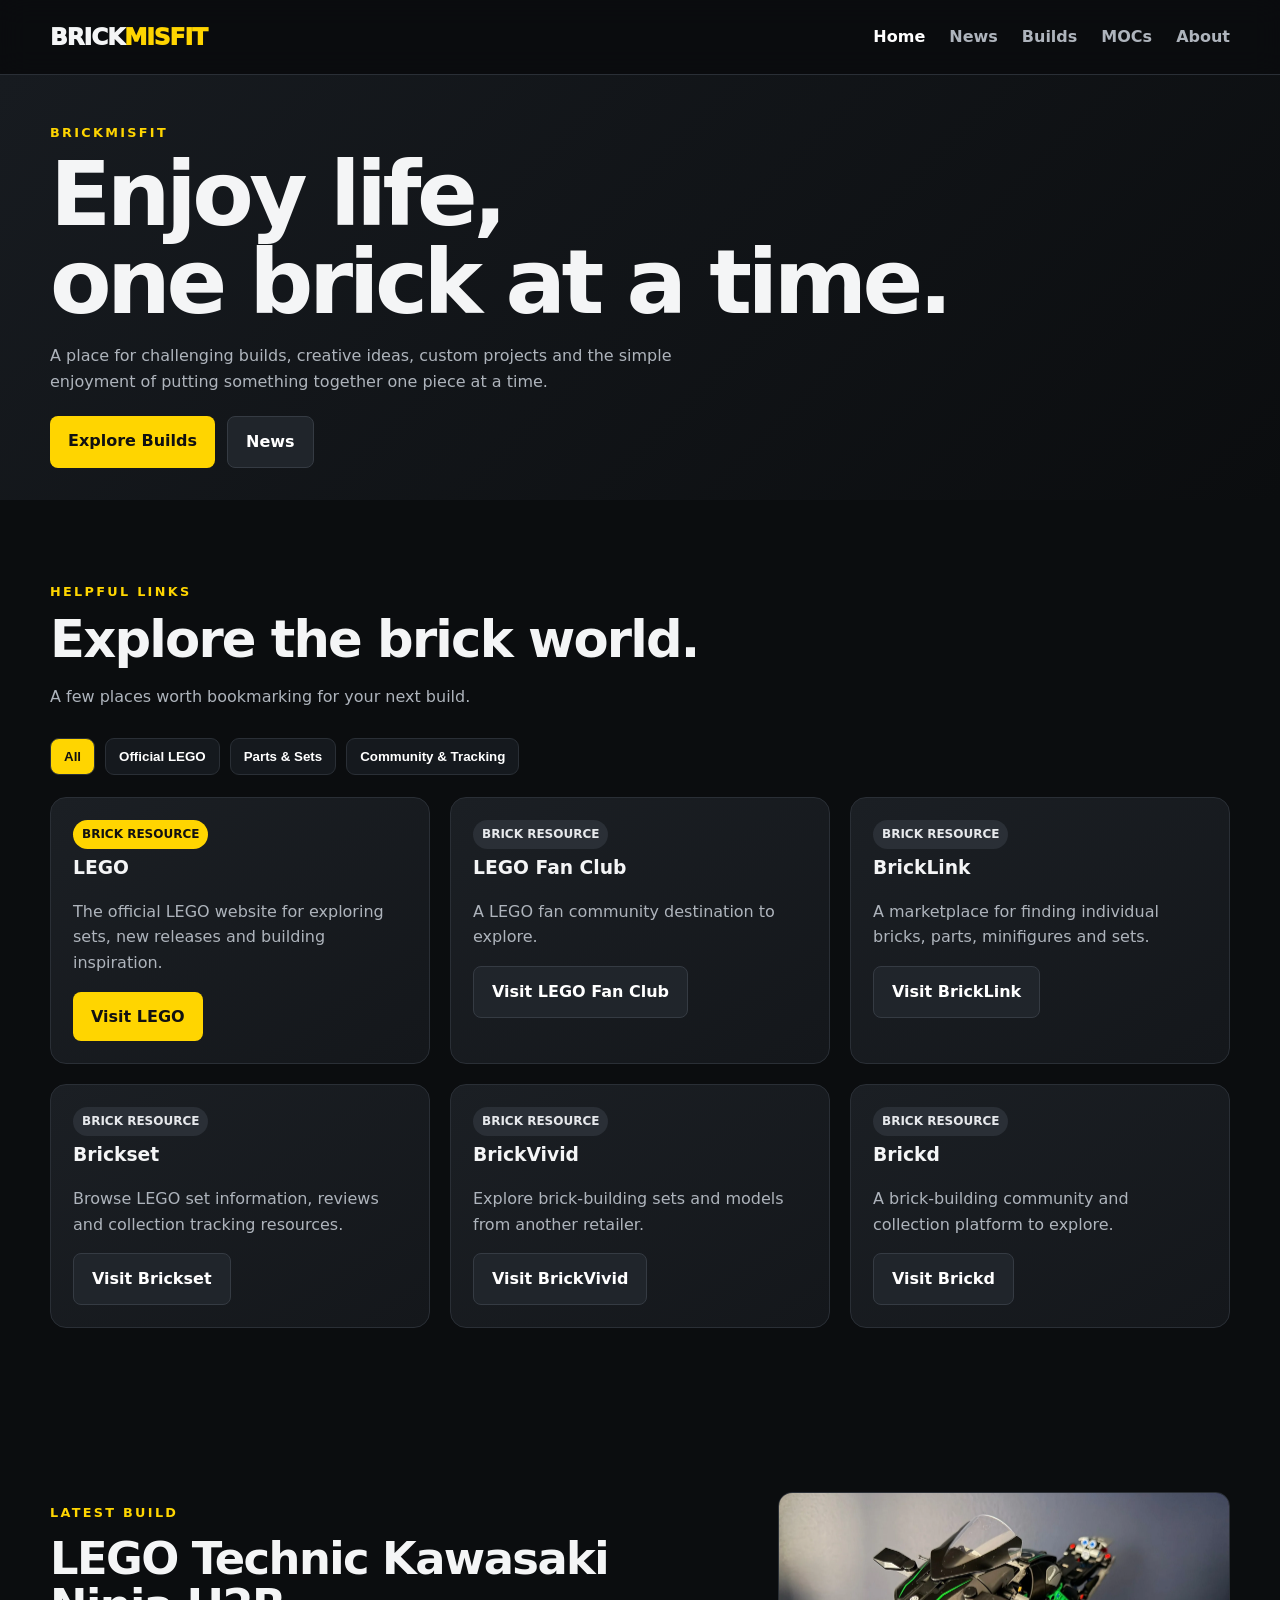
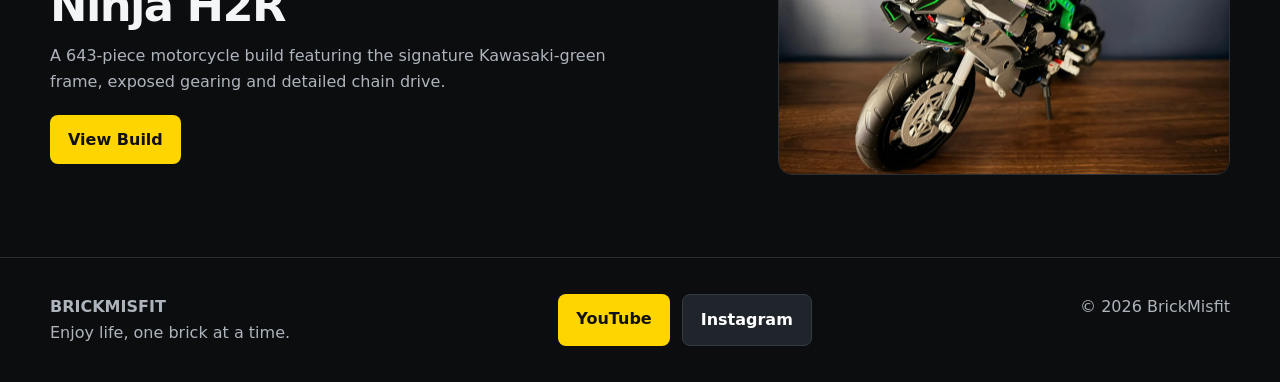
<file: index.html>
<!doctype html><html lang="en"><head><meta charset="utf-8"><meta name="viewport" content="width=device-width,initial-scale=1"><meta name="description" content="BrickMisfit - LEGO builds, MOCs, collection and relaxing build content."><title>Home | BrickMisfit</title><link rel="stylesheet" href="css/style.css"><link rel="stylesheet" href="css/helpful-links.css"><style>/* Compact homepage hero to align with the News page */
.home-compact-hero{padding:48px 0 32px;min-height:0}
.home-compact-hero h1{margin-top:8px;margin-bottom:14px}
.home-compact-hero .actions{margin-top:22px}
@media(max-width:700px){.home-compact-hero{padding:42px 0 30px}}
</style></head><body>
<header><div class="container nav"><a class="brand" href="index.html">BRICK<span>MISFIT</span></a><button class="menu" aria-label="Menu">☰</button><nav><a href="index.html" class="active">Home</a><a href="news.html">News</a><a href="builds.html">Builds</a><!-- BRICKMISFIT_RESOURCES_NAV_DISABLED <a href="resources.html">Resources</a> --><a href="mocs.html">MOCs</a><!-- BRICKMISFIT_COLLECTION_DISABLED <a href="collection.html">Collection</a> --><a href="about.html">About</a></nav></div></header>

<main>
<section class="page-hero home-compact-hero"><div class="container"><div class="eyebrow">BRICKMISFIT</div><h1>Enjoy life,<br>one brick at a time.</h1><p>A place for challenging builds, creative ideas, custom projects and the simple enjoyment of putting something together one piece at a time.</p><div class="actions home-actions"><a class="btn" href="builds.html">Explore Builds</a><a class="btn secondary" href="news.html">News</a><!-- BRICKMISFIT_COLLECTION_DISABLED <a class="btn secondary" href="resources.html">Resources</a><!-- BRICKMISFIT_COLLECTION_DISABLED <a class="btn secondary" href="collection.html">View Collection</a> --></div></div></section>
<section><div class="container"><div class="section-head" style="display:block"><div class="eyebrow">Helpful Links</div><h2>Explore the brick world.</h2><p>A few places worth bookmarking for your next build.</p></div><div class="filters helpful-filters" role="group" aria-label="Filter helpful links">
<button type="button" class="filter active" data-helpful-filter="All" aria-pressed="true">All</button>
<button type="button" class="filter" data-helpful-filter="Official LEGO" aria-pressed="false">Official LEGO</button>
<button type="button" class="filter" data-helpful-filter="Parts &amp; Sets" aria-pressed="false">Parts &amp; Sets</button>
<button type="button" class="filter" data-helpful-filter="Community &amp; Tracking" aria-pressed="false">Community &amp; Tracking</button>
</div><div class="grid" id="helpfulLinksGrid">
<article class="card" data-helpful-category="Official LEGO"><div class="card-body"><span class="pill yellow">BRICK RESOURCE</span><h3>LEGO</h3><p>The official LEGO website for exploring sets, new releases and building inspiration.</p><a class="btn" href="https://lego.com" target="_blank" rel="noopener noreferrer">Visit LEGO</a></div></article>
<article class="card" data-helpful-category="Community &amp; Tracking"><div class="card-body"><span class="pill">BRICK RESOURCE</span><h3>LEGO Fan Club</h3><p>A LEGO fan community destination to explore.</p><a class="btn secondary" href="https://fancolab.lego.com/" target="_blank" rel="noopener noreferrer">Visit LEGO Fan Club</a></div></article>
<article class="card" data-helpful-category="Parts &amp; Sets"><div class="card-body"><span class="pill">BRICK RESOURCE</span><h3>BrickLink</h3><p>A marketplace for finding individual bricks, parts, minifigures and sets.</p><a class="btn secondary" href="https://www.bricklink.com/" target="_blank" rel="noopener noreferrer">Visit BrickLink</a></div></article>
<article class="card" data-helpful-category="Community &amp; Tracking"><div class="card-body"><span class="pill">BRICK RESOURCE</span><h3>Brickset</h3><p>Browse LEGO set information, reviews and collection tracking resources.</p><a class="btn secondary" href="https://brickset.com/" target="_blank" rel="noopener noreferrer">Visit Brickset</a></div></article>
<article class="card" data-helpful-category="Parts &amp; Sets"><div class="card-body"><span class="pill">BRICK RESOURCE</span><h3>BrickVivid</h3><p>Explore brick-building sets and models from another retailer.</p><a class="btn secondary" href="https://brickvivid.com/" target="_blank" rel="noopener noreferrer">Visit BrickVivid</a></div></article>
<article class="card" data-helpful-category="Community &amp; Tracking"><div class="card-body"><span class="pill">BRICK RESOURCE</span><h3>Brickd</h3><p>A brick-building community and collection platform to explore.</p><a class="btn secondary" href="https://getbrickd.com/" target="_blank" rel="noopener noreferrer">Visit Brickd</a></div></article>
</div></div></section>
<section><div class="container"><div class="home-latest-layout"><div class="home-latest-copy"><div class="eyebrow">Latest Build</div><h2>LEGO Technic Kawasaki Ninja H2R</h2><p>A 643-piece motorcycle build featuring the signature Kawasaki-green frame, exposed gearing and detailed chain drive.</p><a class="btn" href="builds/lego-kawasaki-ninja-h2r.html">View Build</a></div><a class="home-latest-photo" href="builds/lego-kawasaki-ninja-h2r.html" aria-label="View LEGO Technic Kawasaki Ninja H2R build"><img src="images/builds/kawasaki-ninja-h2r/final-hero.webp" alt="Completed LEGO Technic Kawasaki Ninja H2R"></a></div></div></section>
<!-- BRICKMISFIT_BUILT_FOR_BUILDERS_DISABLED
<section><div class="container"><div class="section-head home-stacked"><div><div class="eyebrow">BrickMisfit</div><h2>Built for builders.</h2></div><p>From large display sets to custom MOCs, BrickMisfit is about enjoying the process as much as the finished build.</p></div>
<div class="grid"><article class="card"><div class="card-media"><div class="brick-icon">🧱</div></div><div class="card-body"><span class="pill yellow">MISFIT BUILDS</span><h3>Builds</h3><p>Follow sets from the first bag to the final reveal, including progress, thoughts and the details that make each build memorable.</p><a href="builds.html">Explore builds</a></div></article>
<article class="card"><div class="card-media"><div class="brick-icon">🎬</div></div><div class="card-body"><span class="pill">BRICK NEWS</span><h3>Latest News</h3><p>LEGO announcements, set reveals, releases and community updates, all in one place.</p><a href="news.html">Explore news</a></div></article>
<article class="card"><div class="card-media"><div class="brick-icon">🚀</div></div><div class="card-body"><span class="pill">MISFIT MOCs</span><h3>Original Projects</h3><p>See custom concepts evolve from an idea into a buildable model, including the luxury spacecraft project inspired by the Origin 600i.</p><a href="mocs.html">Explore MOCs</a></div></article></div></div></section>
<div class="band"><div class="container"><h2>Enjoy life, one brick at a time.</h2><p>Sometimes the best part isn't finishing. It's everything that happens between the first piece and the last.</p></div></div>
END BRICKMISFIT_BUILT_FOR_BUILDERS_DISABLED -->
</main>
<footer><div class="container footer"><div><strong>BRICKMISFIT</strong><br>Enjoy life, one brick at a time.</div><div class="actions"><a class="btn" href="https://youtube.com/@thebrickmisfit" target="_blank" rel="noopener noreferrer">YouTube</a><a class="btn secondary" href="https://www.instagram.com/thebrickmisfit/" target="_blank" rel="noopener noreferrer">Instagram</a></div><div>© <span id="year"></span> BrickMisfit</div></div></footer><script src="js/main.js"></script><script>
// Homepage helpful-link filters: same selected-yellow behavior as the News filters.
(() => {
  const buttons = [...document.querySelectorAll('[data-helpful-filter]')];
  const cards = [...document.querySelectorAll('[data-helpful-category]')];
  buttons.forEach(button => button.addEventListener('click', () => {
    const selected = button.dataset.helpfulFilter;
    buttons.forEach(b => {
      const active = b === button;
      b.classList.toggle('active', active);
      b.setAttribute('aria-pressed', String(active));
    });
    cards.forEach(card => {
      card.hidden = selected !== 'All' && card.dataset.helpfulCategory !== selected;
    });
  }));
})();
</script></body></html>
</file>
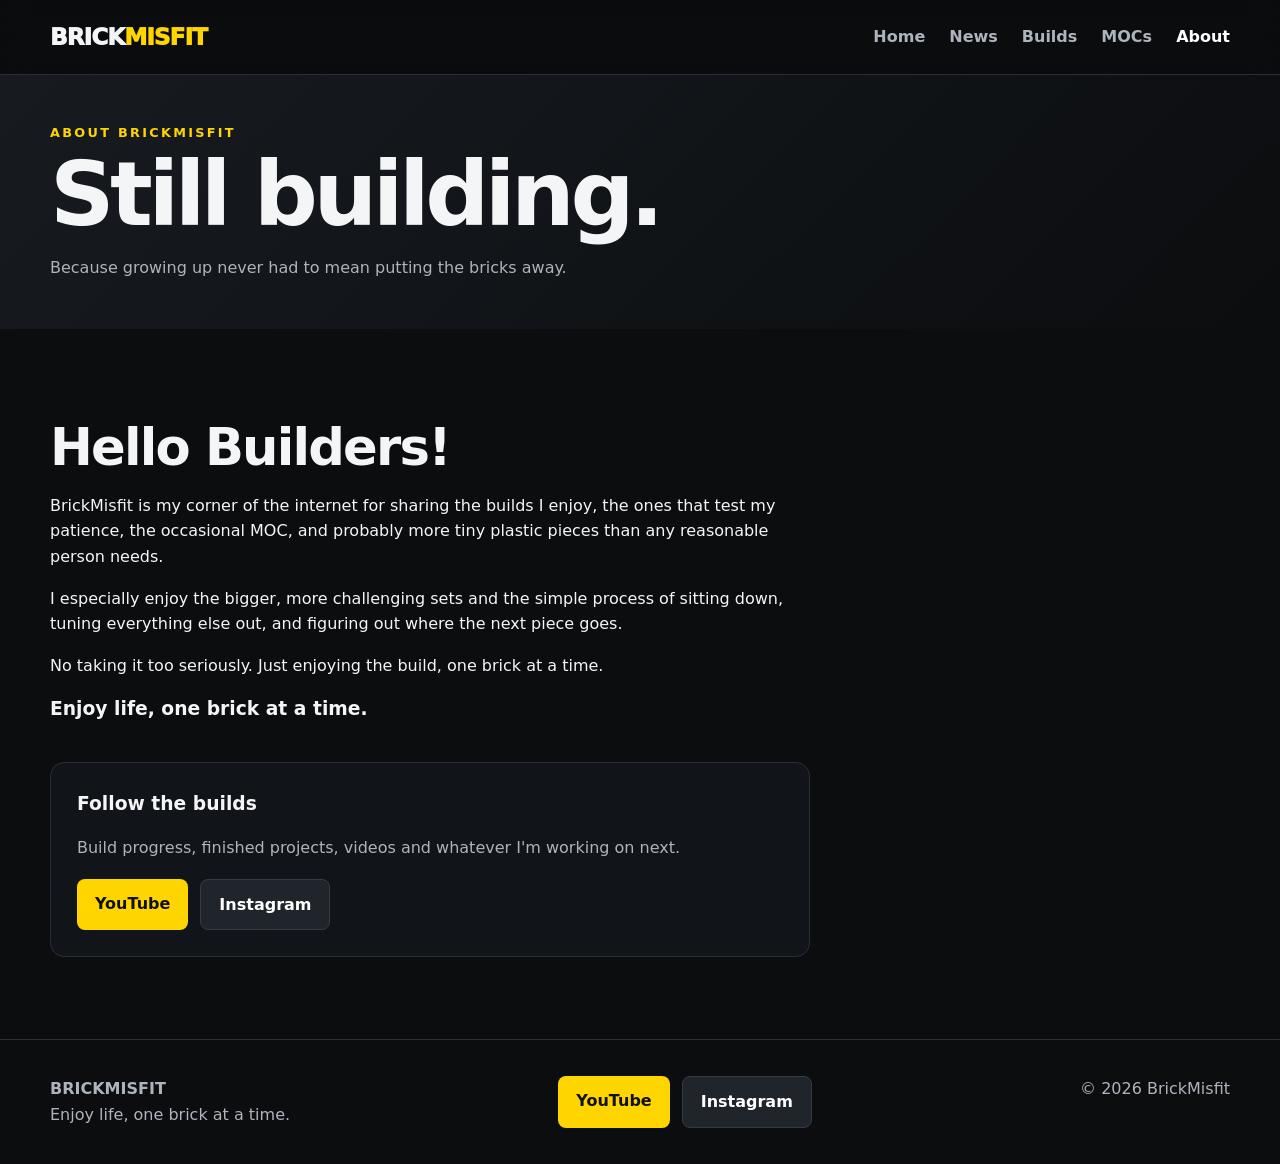
<file: about.html>
<!doctype html><html lang="en"><head><meta charset="utf-8"><meta name="viewport" content="width=device-width,initial-scale=1"><meta name="description" content="BrickMisfit - LEGO builds, MOCs, collection and relaxing build content."><title>About | BrickMisfit</title><link rel="stylesheet" href="css/style.css"><style>
/* Match the compact homepage hero positioning across primary pages. */
.page-hero.brickmisfit-aligned-hero{padding:48px 0 32px;min-height:0}
.page-hero.brickmisfit-aligned-hero h1{margin-top:8px;margin-bottom:14px}
@media(max-width:700px){.page-hero.brickmisfit-aligned-hero{padding:42px 0 30px}}
</style></head><body>
<header><div class="container nav"><a class="brand" href="index.html">BRICK<span>MISFIT</span></a><button class="menu" aria-label="Menu">☰</button><nav><a href="index.html">Home</a><a href="news.html">News</a><a href="builds.html">Builds</a><!-- BRICKMISFIT_RESOURCES_NAV_DISABLED: <a href="resources.html">Resources</a> --><a href="mocs.html">MOCs</a><!-- BRICKMISFIT_COLLECTION_DISABLED: <a href="collection.html">Collection</a> --><a href="about.html" class="active">About</a></nav></div></header>
<main><section class="page-hero brickmisfit-aligned-hero"><div class="container"><div class="eyebrow">About BrickMisfit</div><h1>Still building.</h1><p>Because growing up never had to mean putting the bricks away.</p></div></section><section><div class="container"><div style="max-width:760px"><h2>Hello Builders!</h2><p>BrickMisfit is my corner of the internet for sharing the builds I enjoy, the ones that test my patience, the occasional MOC, and probably more tiny plastic pieces than any reasonable person needs.</p><p>I especially enjoy the bigger, more challenging sets and the simple process of sitting down, tuning everything else out, and figuring out where the next piece goes.</p><p>No taking it too seriously. Just enjoying the build, one brick at a time.</p><h3>Enjoy life, one brick at a time.</h3><div class="social-callout"><h3>Follow the builds</h3><p>Build progress, finished projects, videos and whatever I'm working on next.</p><div class="actions"><a class="btn" href="https://youtube.com/@thebrickmisfit" target="_blank" rel="noopener noreferrer">YouTube</a><a class="btn secondary" href="https://www.instagram.com/thebrickmisfit/" target="_blank" rel="noopener noreferrer">Instagram</a></div></div></div></div></section></main>
<footer><div class="container footer"><div><strong>BRICKMISFIT</strong><br>Enjoy life, one brick at a time.</div><div class="actions"><a class="btn" href="https://youtube.com/@thebrickmisfit" target="_blank" rel="noopener noreferrer">YouTube</a><a class="btn secondary" href="https://www.instagram.com/thebrickmisfit/" target="_blank" rel="noopener noreferrer">Instagram</a></div><div>© <span id="year"></span> BrickMisfit</div></div></footer><script src="js/main.js"></script></body></html>
</file>
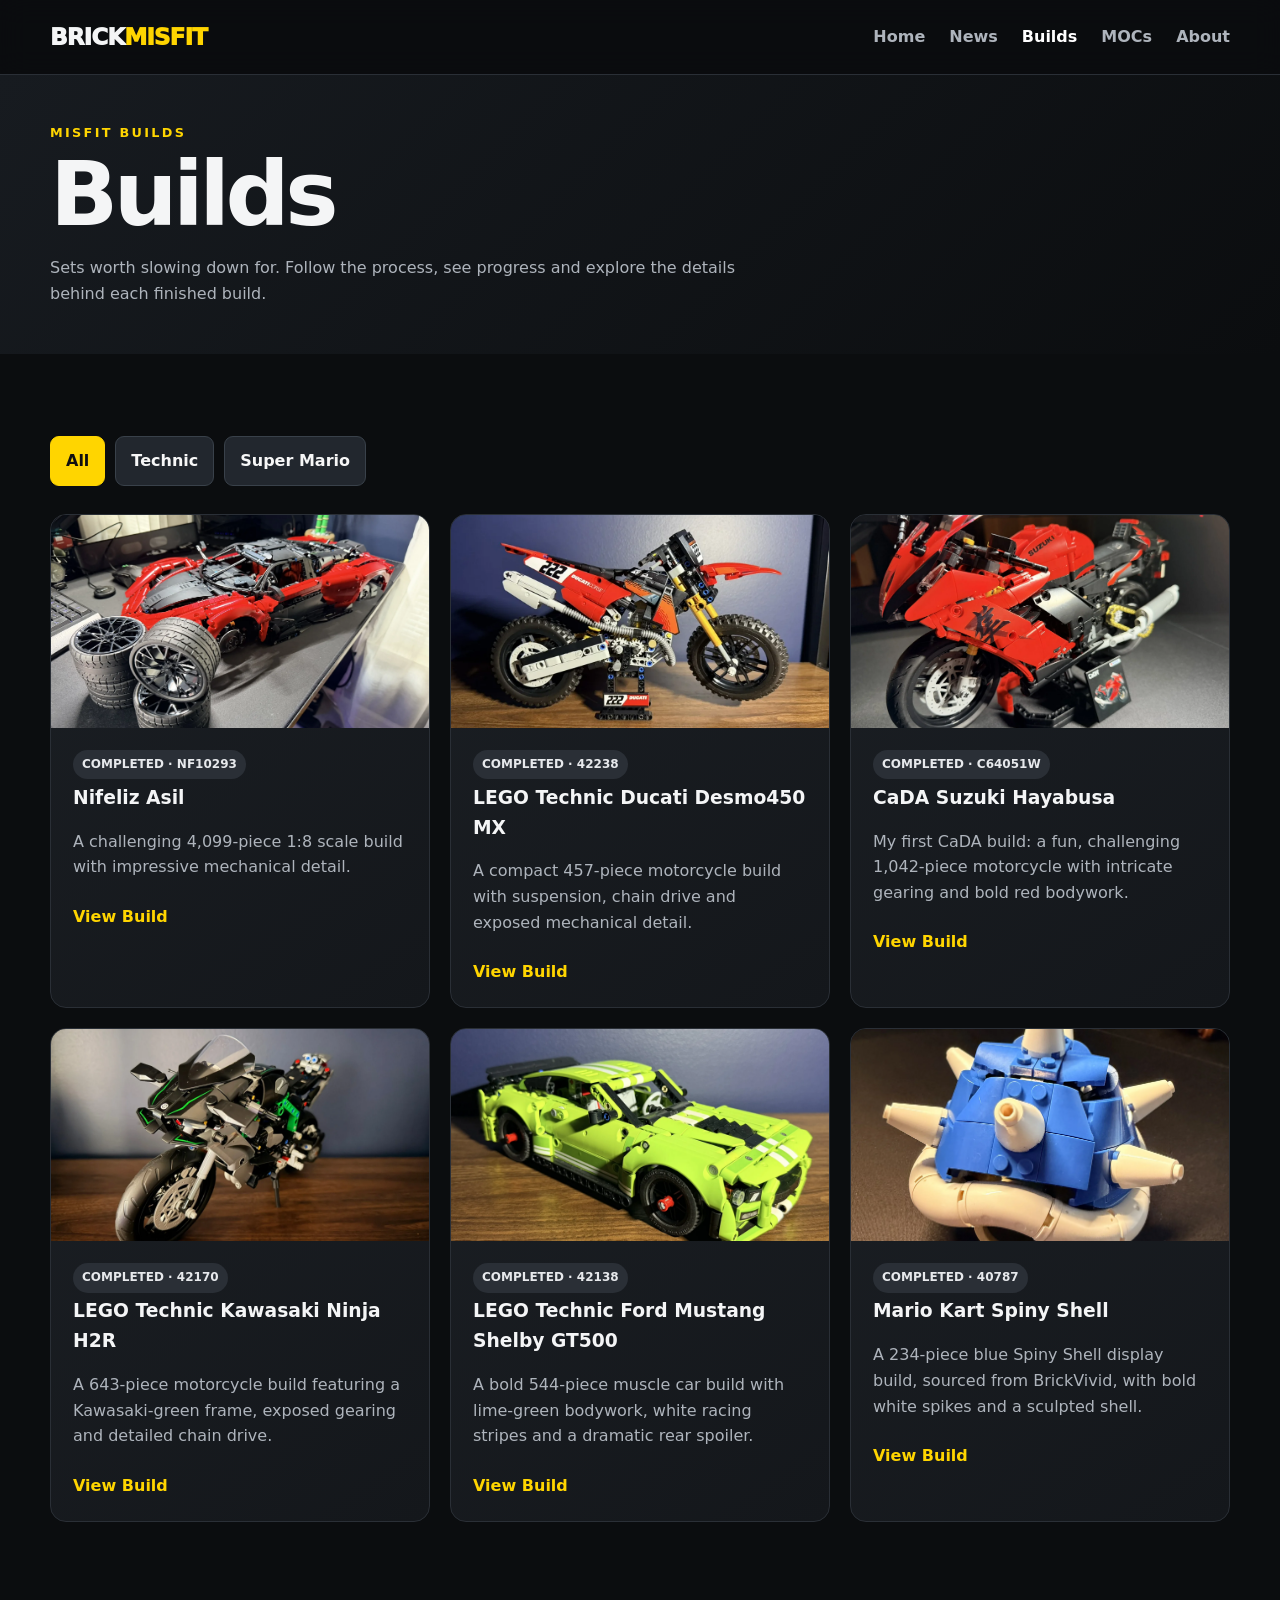
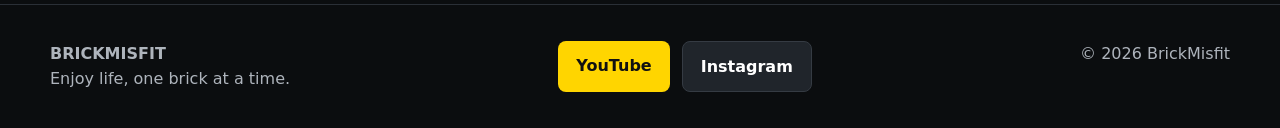
<file: builds.html>
<!doctype html><html lang="en"><head><meta charset="utf-8"><meta name="viewport" content="width=device-width,initial-scale=1"><meta name="description" content="BrickMisfit - LEGO builds, MOCs, collection and relaxing build content."><title>Builds | BrickMisfit</title><link rel="stylesheet" href="css/style.css"><style>
.brick-news-filters{display:flex;gap:10px;flex-wrap:wrap;margin:0 0 28px}
.brick-news-filter{cursor:pointer;background:#22272e;border:1px solid #39414a;border-radius:9px;color:#f7f7f7;padding:11px 15px;font:inherit;font-weight:700}
.brick-news-filter.active{background:#ffd500;color:#101010;border-color:#ffd500}
.brick-news-filter:focus-visible{outline:2px solid #ffd500;outline-offset:3px}
#brickmisfitBuilds .build-card[hidden]{display:none!important}
</style><style>
/* Match the compact homepage hero positioning across primary pages. */
.page-hero.brickmisfit-aligned-hero{padding:48px 0 32px;min-height:0}
.page-hero.brickmisfit-aligned-hero h1{margin-top:8px;margin-bottom:14px}
@media(max-width:700px){.page-hero.brickmisfit-aligned-hero{padding:42px 0 30px}}
</style></head><body>
<header><div class="container nav"><a class="brand" href="index.html">BRICK<span>MISFIT</span></a><button class="menu" aria-label="Menu">☰</button><nav><a href="index.html">Home</a><a href="news.html">News</a><a href="builds.html" class="active">Builds</a><!-- BRICKMISFIT_RESOURCES_NAV_DISABLED <a href="resources.html">Resources</a> --><a href="mocs.html">MOCs</a><!-- BRICKMISFIT_COLLECTION_DISABLED <a href="collection.html">Collection</a> --><a href="about.html">About</a></nav></div></header>
<main><section class="page-hero brickmisfit-aligned-hero"><div class="container"><div class="eyebrow">Misfit Builds</div><h1>Builds</h1><p>Sets worth slowing down for. Follow the process, see progress and explore the details behind each finished build.</p></div></section><section><div class="container"><div class="brick-news-filters" role="group" aria-label="Filter completed builds"><button type="button" class="brick-news-filter active" data-build-filter="All" aria-pressed="true">All</button><button type="button" class="brick-news-filter" data-build-filter="Technic" aria-pressed="false">Technic</button><button type="button" class="brick-news-filter" data-build-filter="Super Mario" aria-pressed="false">Super Mario</button></div><div class="grid" id="brickmisfitBuilds" aria-live="polite"><article class="card build-card" data-build-category="Technic"><a href="builds/nifeliz-asil.html"><div class="card-media build-card-media"><img src="images/builds/nifeliz-asil/final-hero.webp" alt="Completed Nifeliz Asil"></div><div class="card-body"><span class="pill">COMPLETED · NF10293</span><h3>Nifeliz Asil</h3><p>A challenging 4,099-piece 1:8 scale build with impressive mechanical detail.</p><span class="card-link">View Build</span></div></a></article><article class="card build-card" data-build-category="Technic"><a href="builds/lego-ducati-desmo450.html"><div class="card-media build-card-media"><img src="images/builds/ducati-desmo450/final-hero.webp" alt="Completed LEGO Technic Ducati Desmo450 MX Factory"></div><div class="card-body"><span class="pill">COMPLETED · 42238</span><h3>LEGO Technic Ducati Desmo450 MX</h3><p>A compact 457-piece motorcycle build with suspension, chain drive and exposed mechanical detail.</p><span class="card-link">View Build</span></div></a></article><article class="card build-card" data-build-category="Technic"><a href="builds/cada-suzuki-hayabusa.html"><div class="card-media build-card-media"><img src="images/builds/cada-suzuki-hayabusa/final-hero.webp" alt="Completed CaDA Suzuki Hayabusa motorcycle"></div><div class="card-body"><span class="pill">COMPLETED · C64051W</span><h3>CaDA Suzuki Hayabusa</h3><p>My first CaDA build: a fun, challenging 1,042-piece motorcycle with intricate gearing and bold red bodywork.</p><span class="card-link">View Build</span></div></a></article><article class="card build-card" data-build-category="Technic"><a href="builds/lego-kawasaki-ninja-h2r.html"><div class="card-media build-card-media"><img src="images/builds/kawasaki-ninja-h2r/final-hero.webp" alt="Completed LEGO Technic Kawasaki Ninja H2R motorcycle"></div><div class="card-body"><span class="pill">COMPLETED · 42170</span><h3>LEGO Technic Kawasaki Ninja H2R</h3><p>A 643-piece motorcycle build featuring a Kawasaki-green frame, exposed gearing and detailed chain drive.</p><span class="card-link">View Build</span></div></a></article><article class="card build-card" data-build-category="Technic"><a href="builds/lego-ford-mustang-shelby-gt500.html"><div class="card-media build-card-media"><img src="images/builds/ford-mustang-shelby/final-hero.webp" alt="Completed lime-green LEGO Technic Ford Mustang Shelby GT500"></div><div class="card-body"><span class="pill">COMPLETED · 42138</span><h3>LEGO Technic Ford Mustang Shelby GT500</h3><p>A bold 544-piece muscle car build with lime-green bodywork, white racing stripes and a dramatic rear spoiler.</p><span class="card-link">View Build</span></div></a></article><article class="card build-card" data-build-category="Super Mario"><a href="builds/mario-kart-spiny-shell.html"><div class="card-media build-card-media"><img src="images/builds/mario-kart-spiny-shell/final-hero.webp" alt="Completed blue Mario Kart Spiny Shell brick build"></div><div class="card-body"><span class="pill">COMPLETED · 40787</span><h3>Mario Kart Spiny Shell</h3><p>A 234-piece blue Spiny Shell display build, sourced from BrickVivid, with bold white spikes and a sculpted shell.</p><span class="card-link">View Build</span></div></a></article></div></div></section></main>
<footer><div class="container footer"><div><strong>BRICKMISFIT</strong><br>Enjoy life, one brick at a time.</div><div class="actions"><a class="btn" href="https://youtube.com/@thebrickmisfit" target="_blank" rel="noopener noreferrer">YouTube</a><a class="btn secondary" href="https://www.instagram.com/thebrickmisfit/" target="_blank" rel="noopener noreferrer">Instagram</a></div><div>© <span id="year"></span> BrickMisfit</div></div></footer><script src="js/main.js"></script><script>
(() => {
  const buttons = [...document.querySelectorAll('[data-build-filter]')];
  const cards = [...document.querySelectorAll('[data-build-category]')];
  buttons.forEach(button => button.addEventListener('click', () => {
    const selected = button.dataset.buildFilter;
    buttons.forEach(b => {
      const active = b === button;
      b.classList.toggle('active', active);
      b.setAttribute('aria-pressed', String(active));
    });
    cards.forEach(card => { card.hidden = selected !== 'All' && card.dataset.buildCategory !== selected; });
  }));
})();
</script></body></html>
</file>
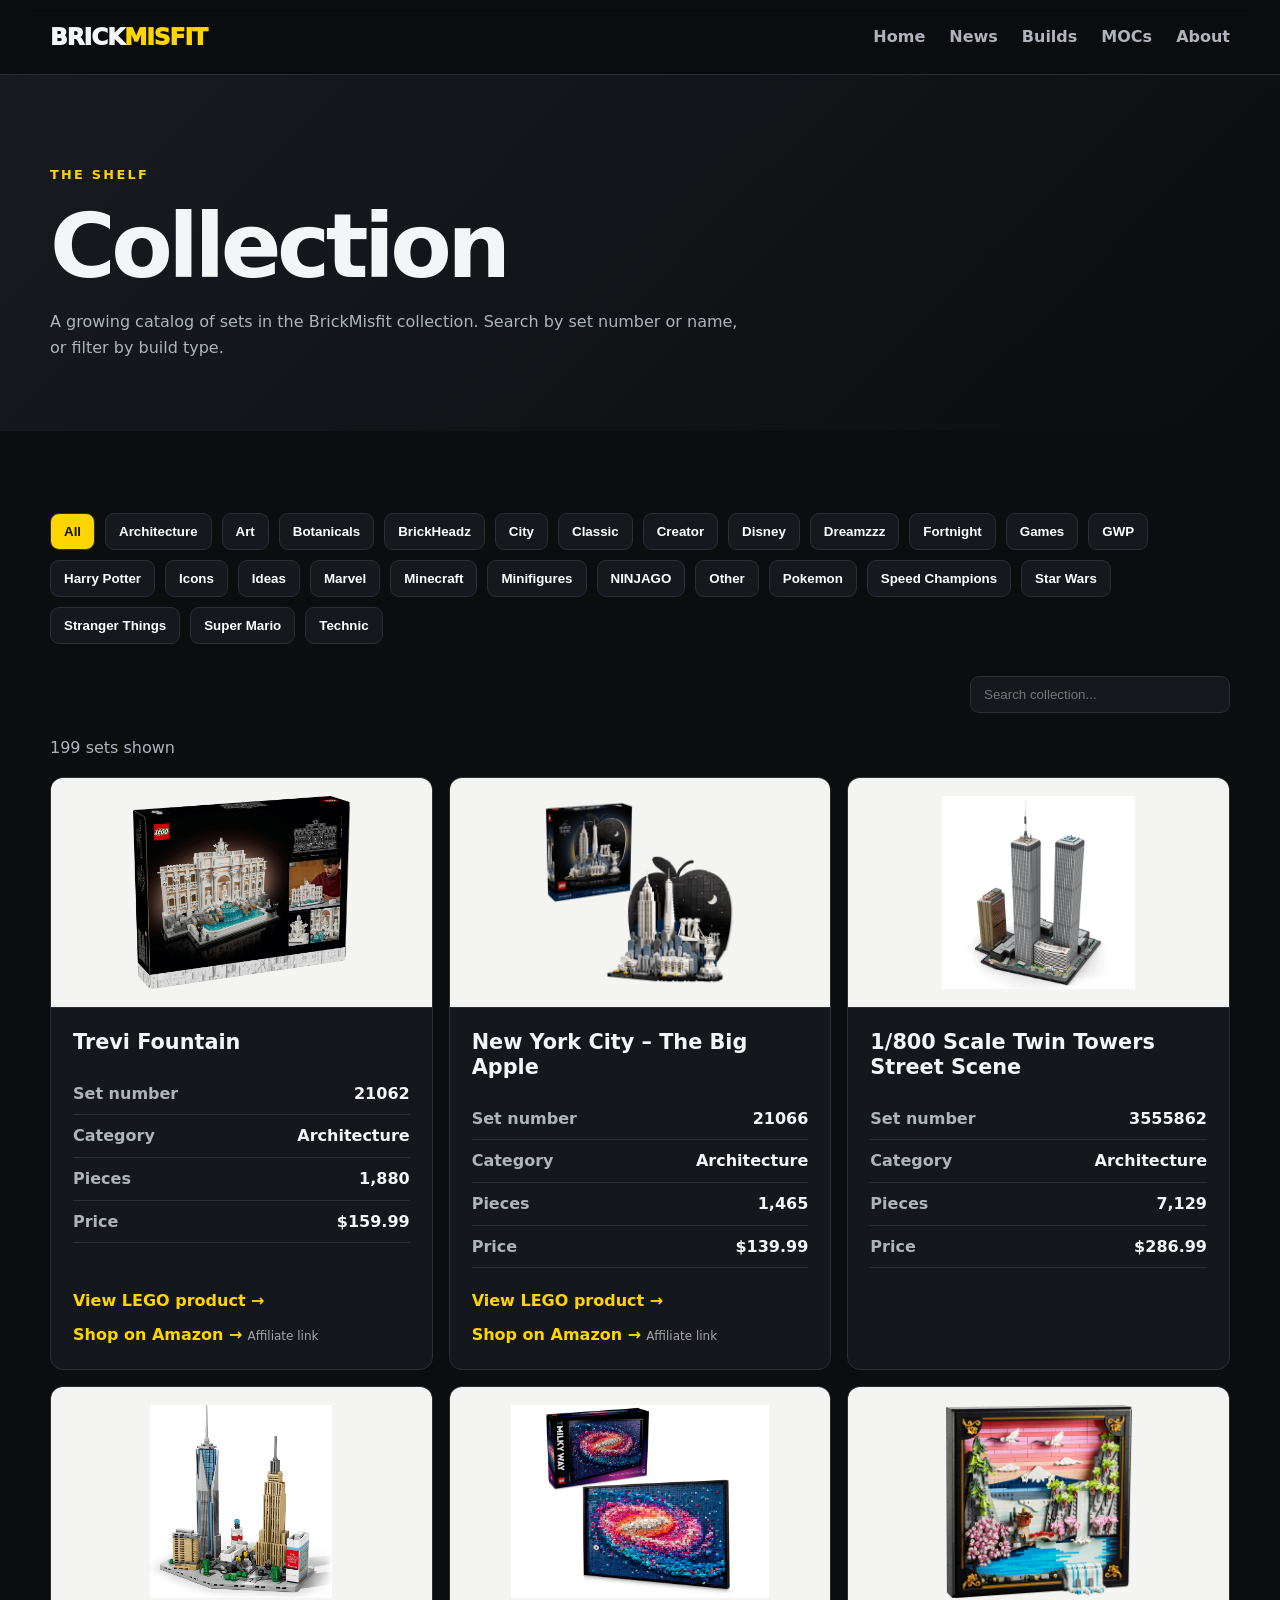
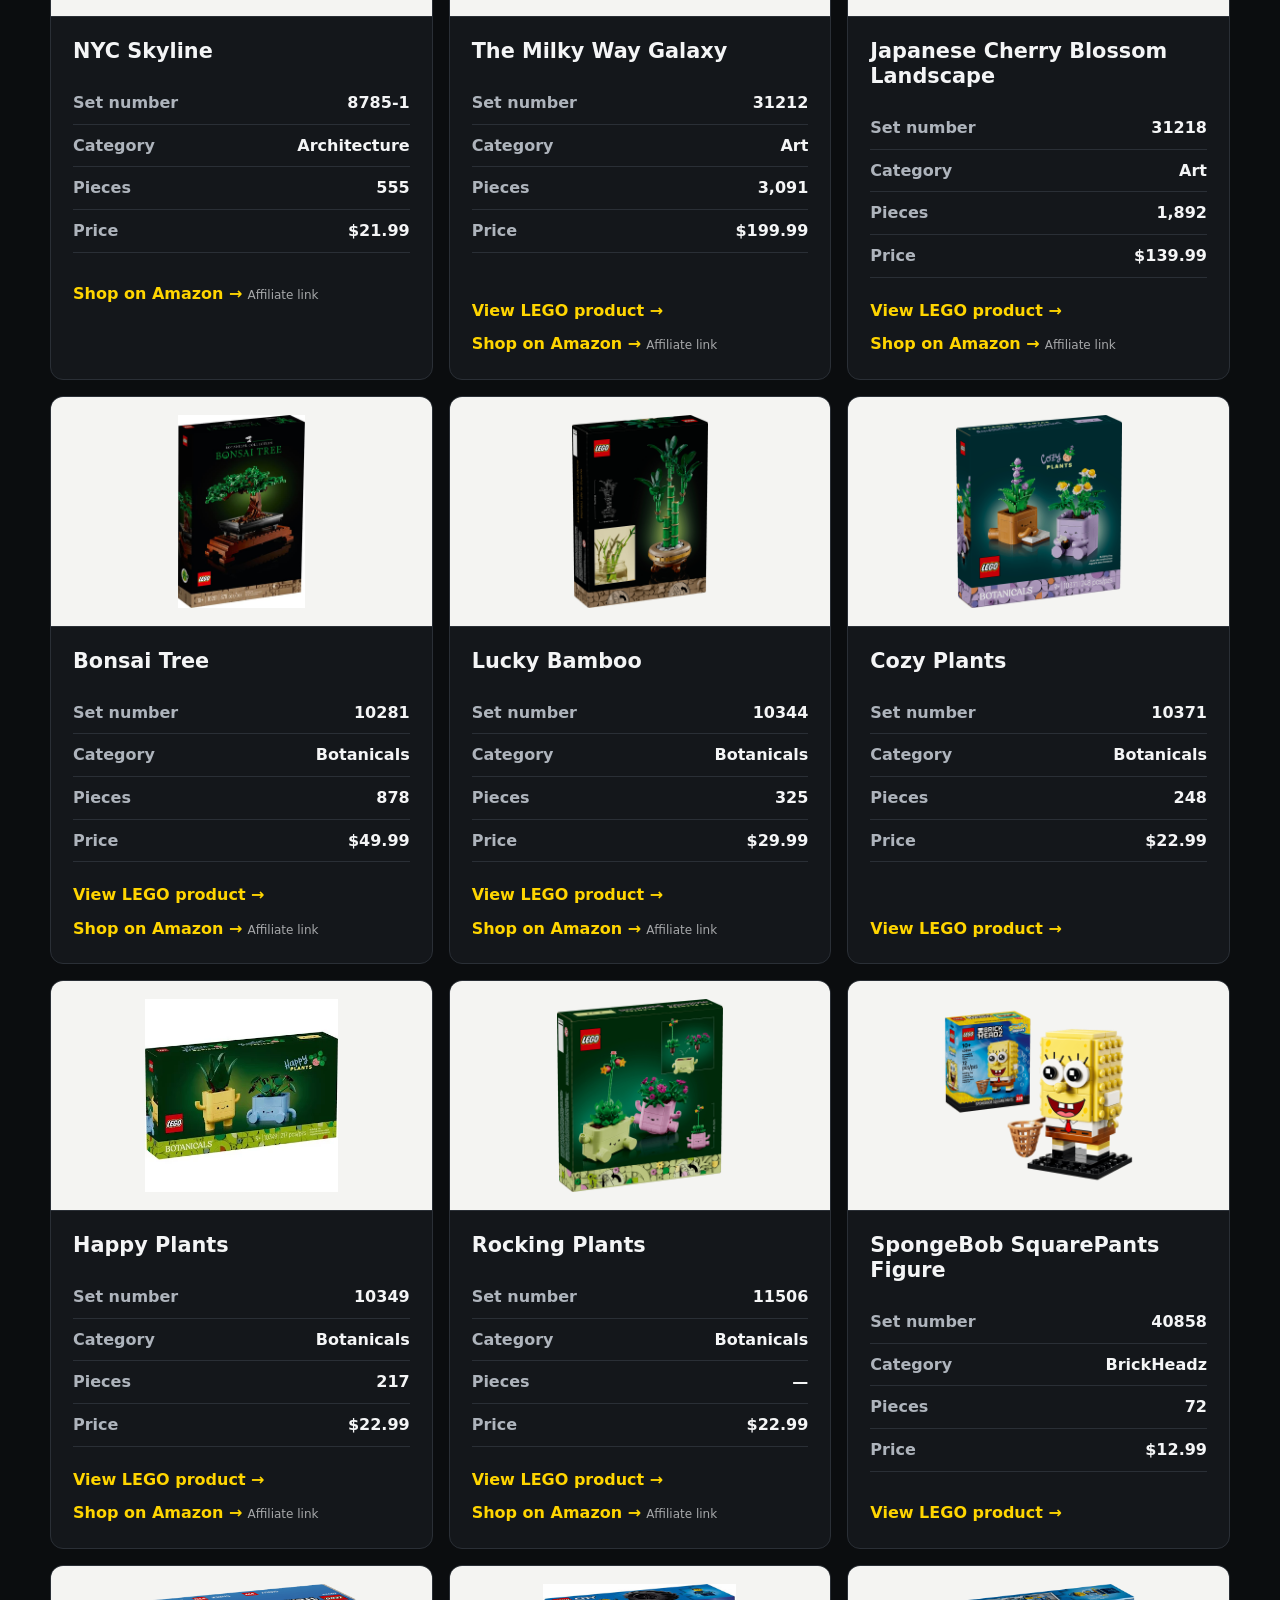
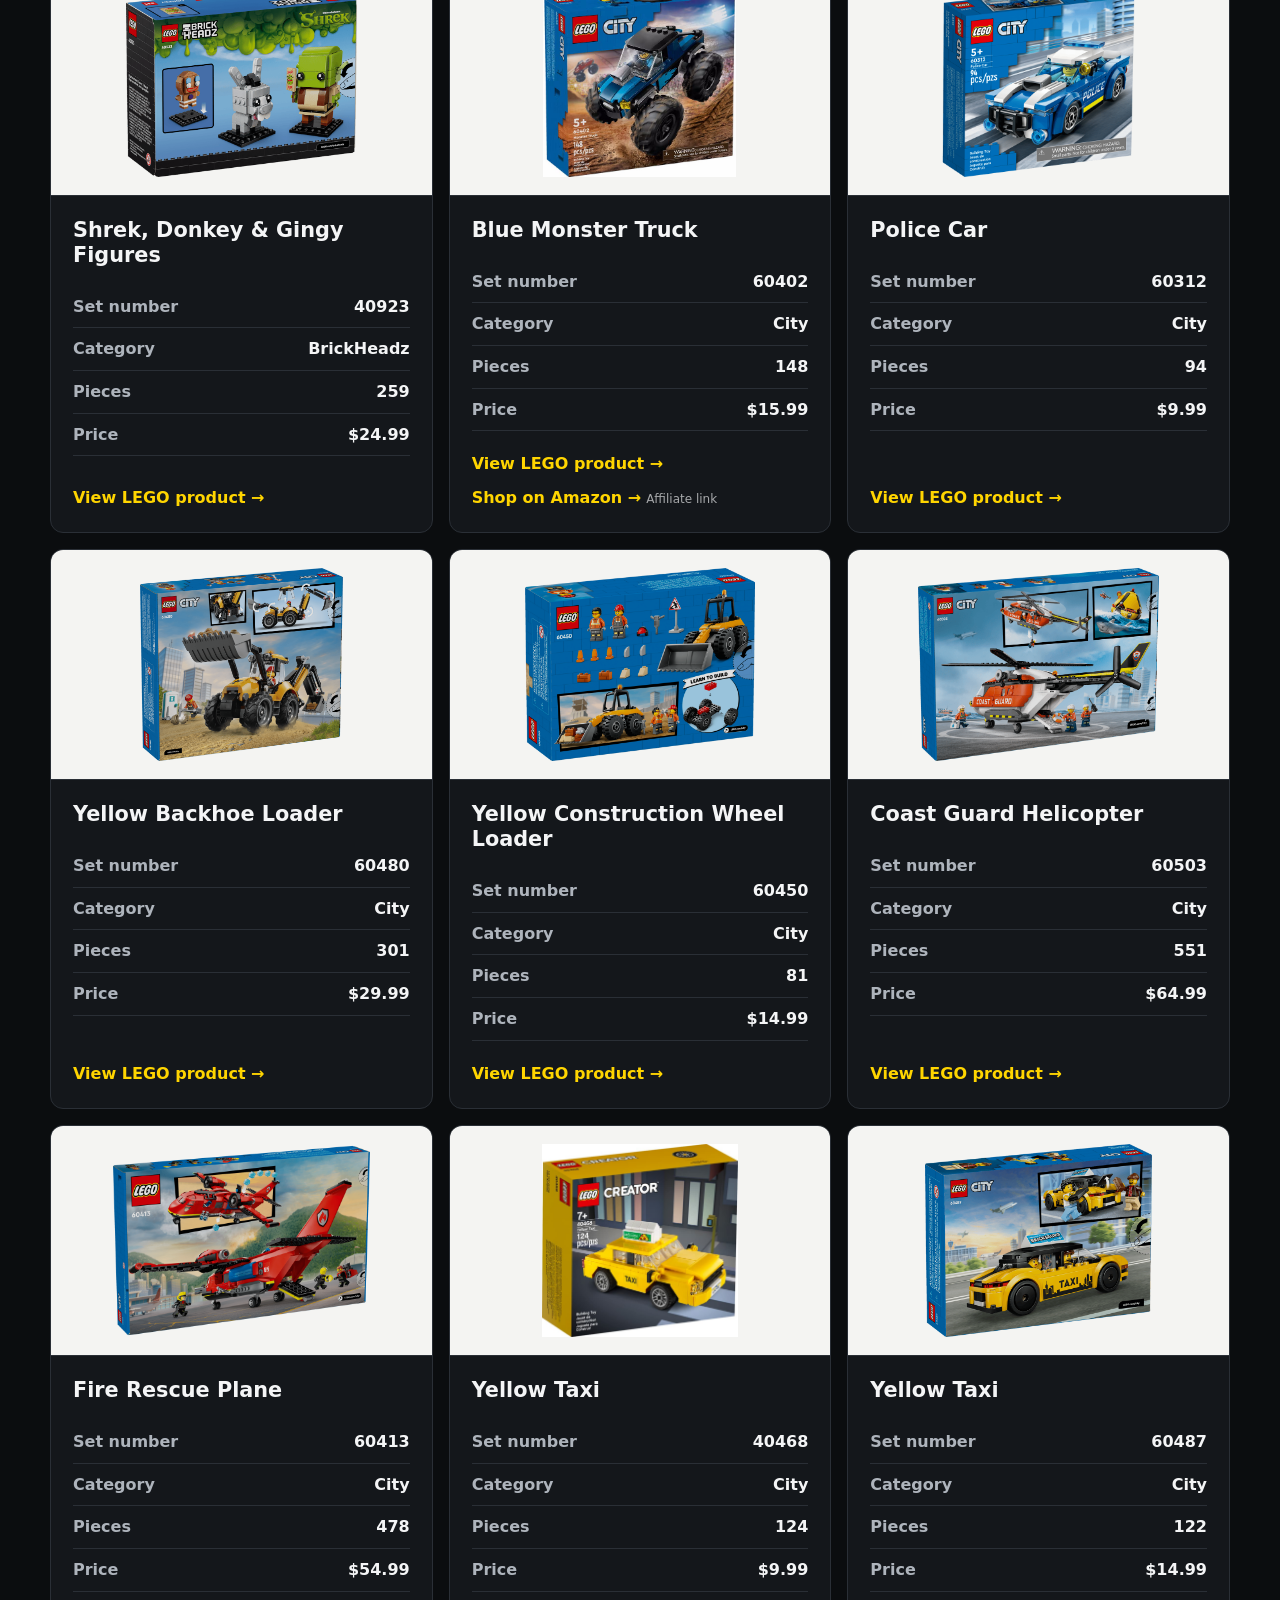
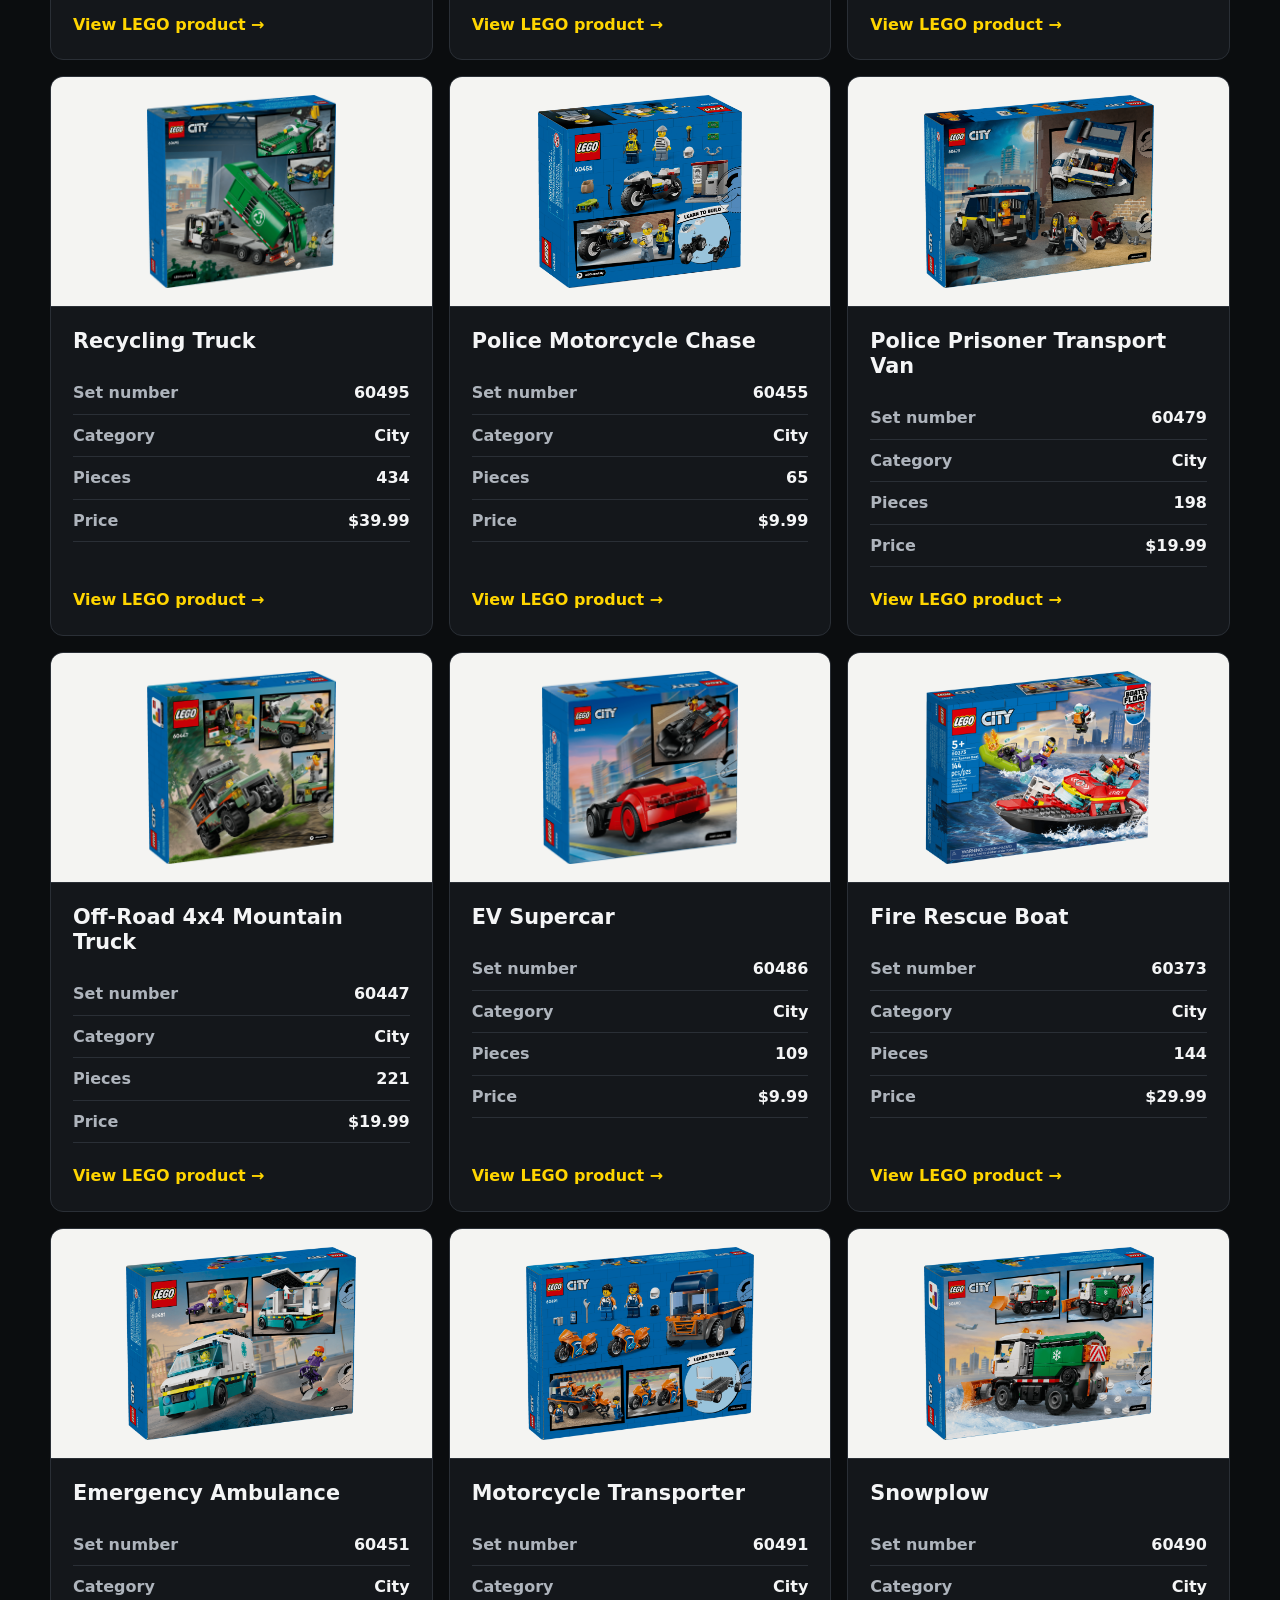
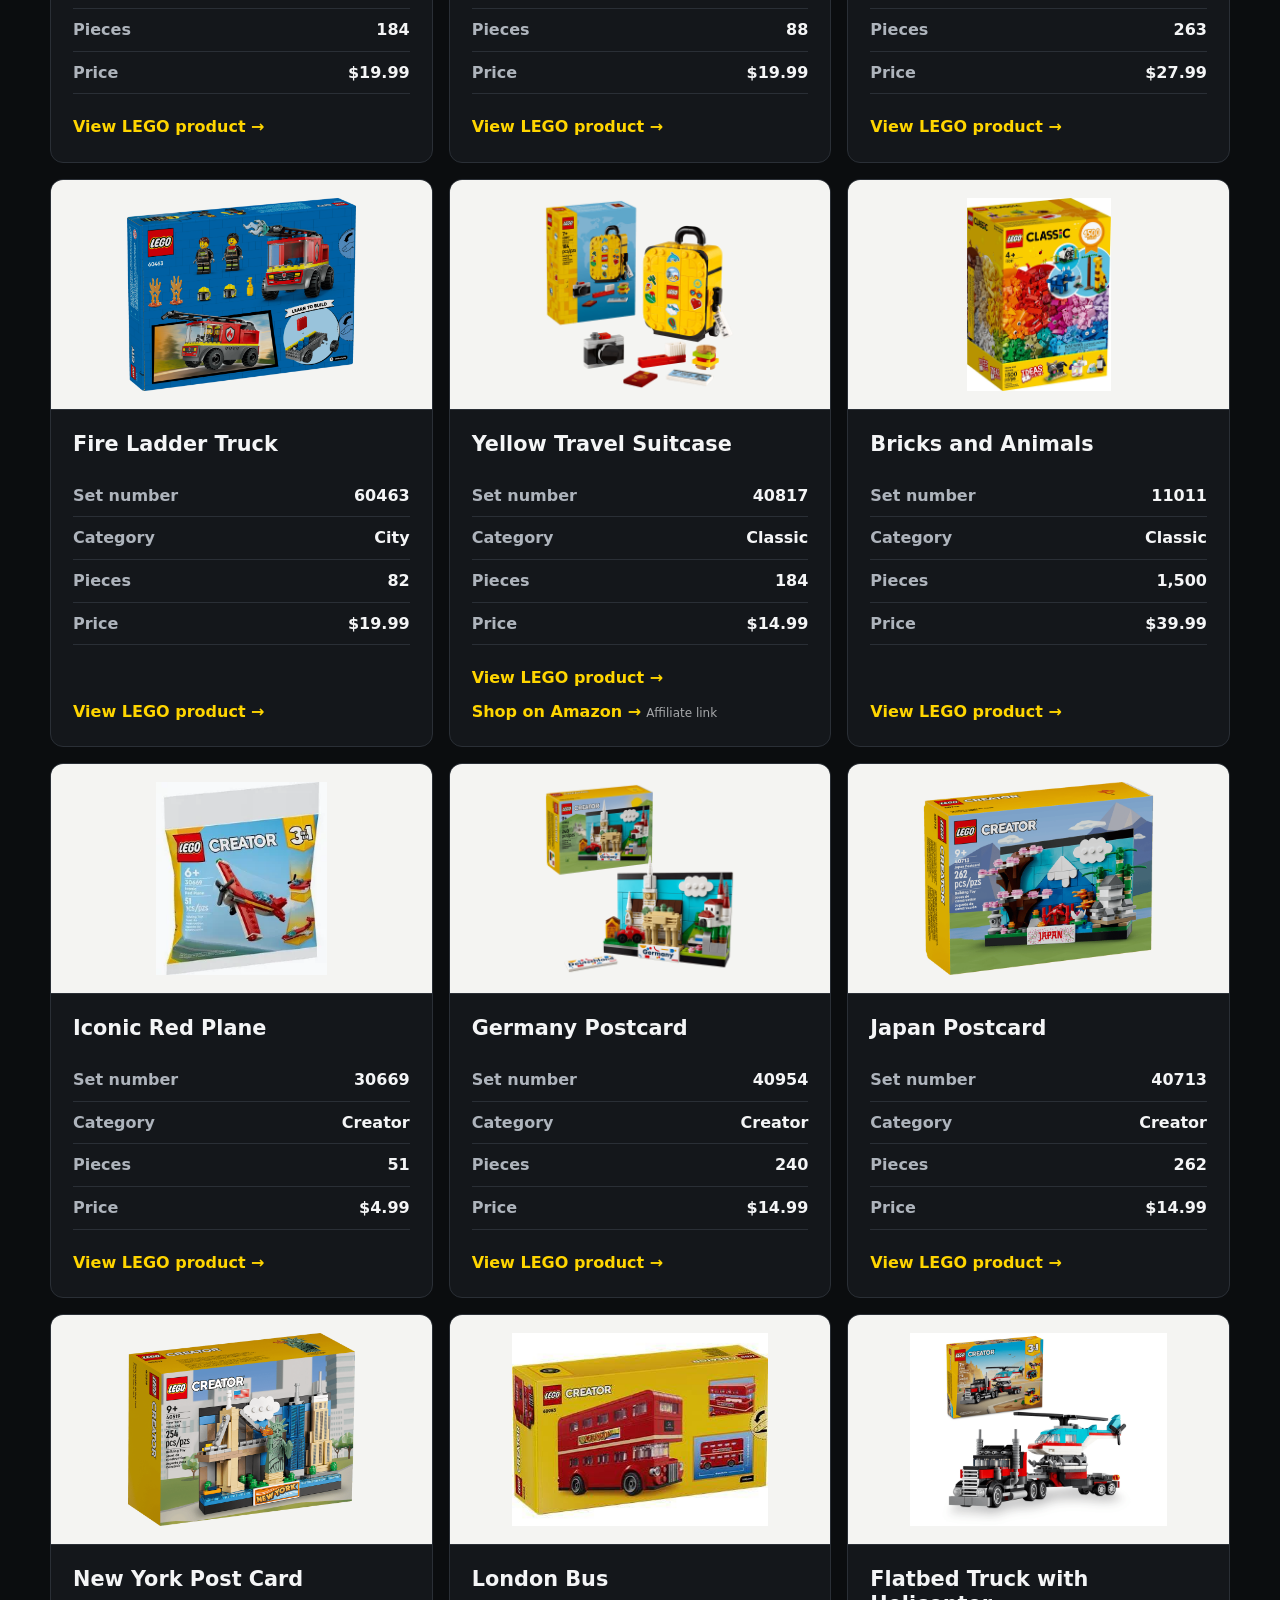
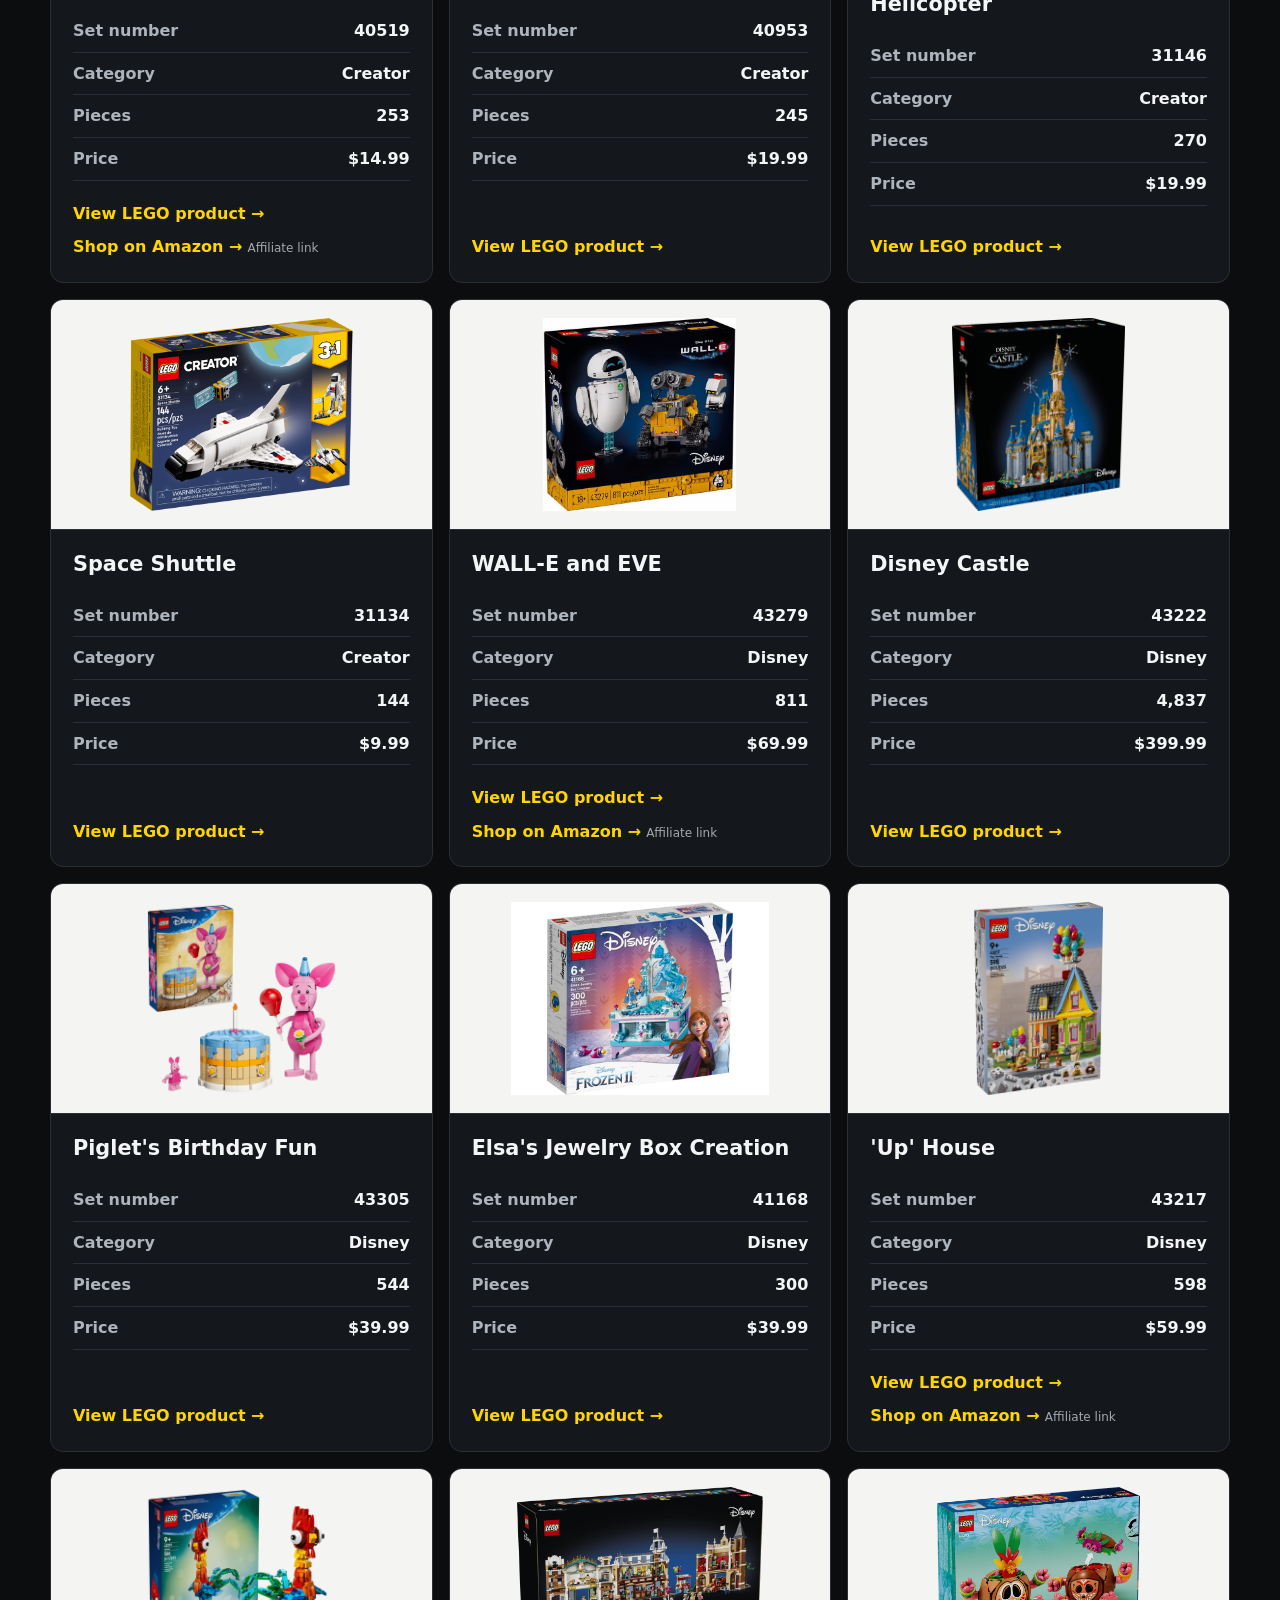
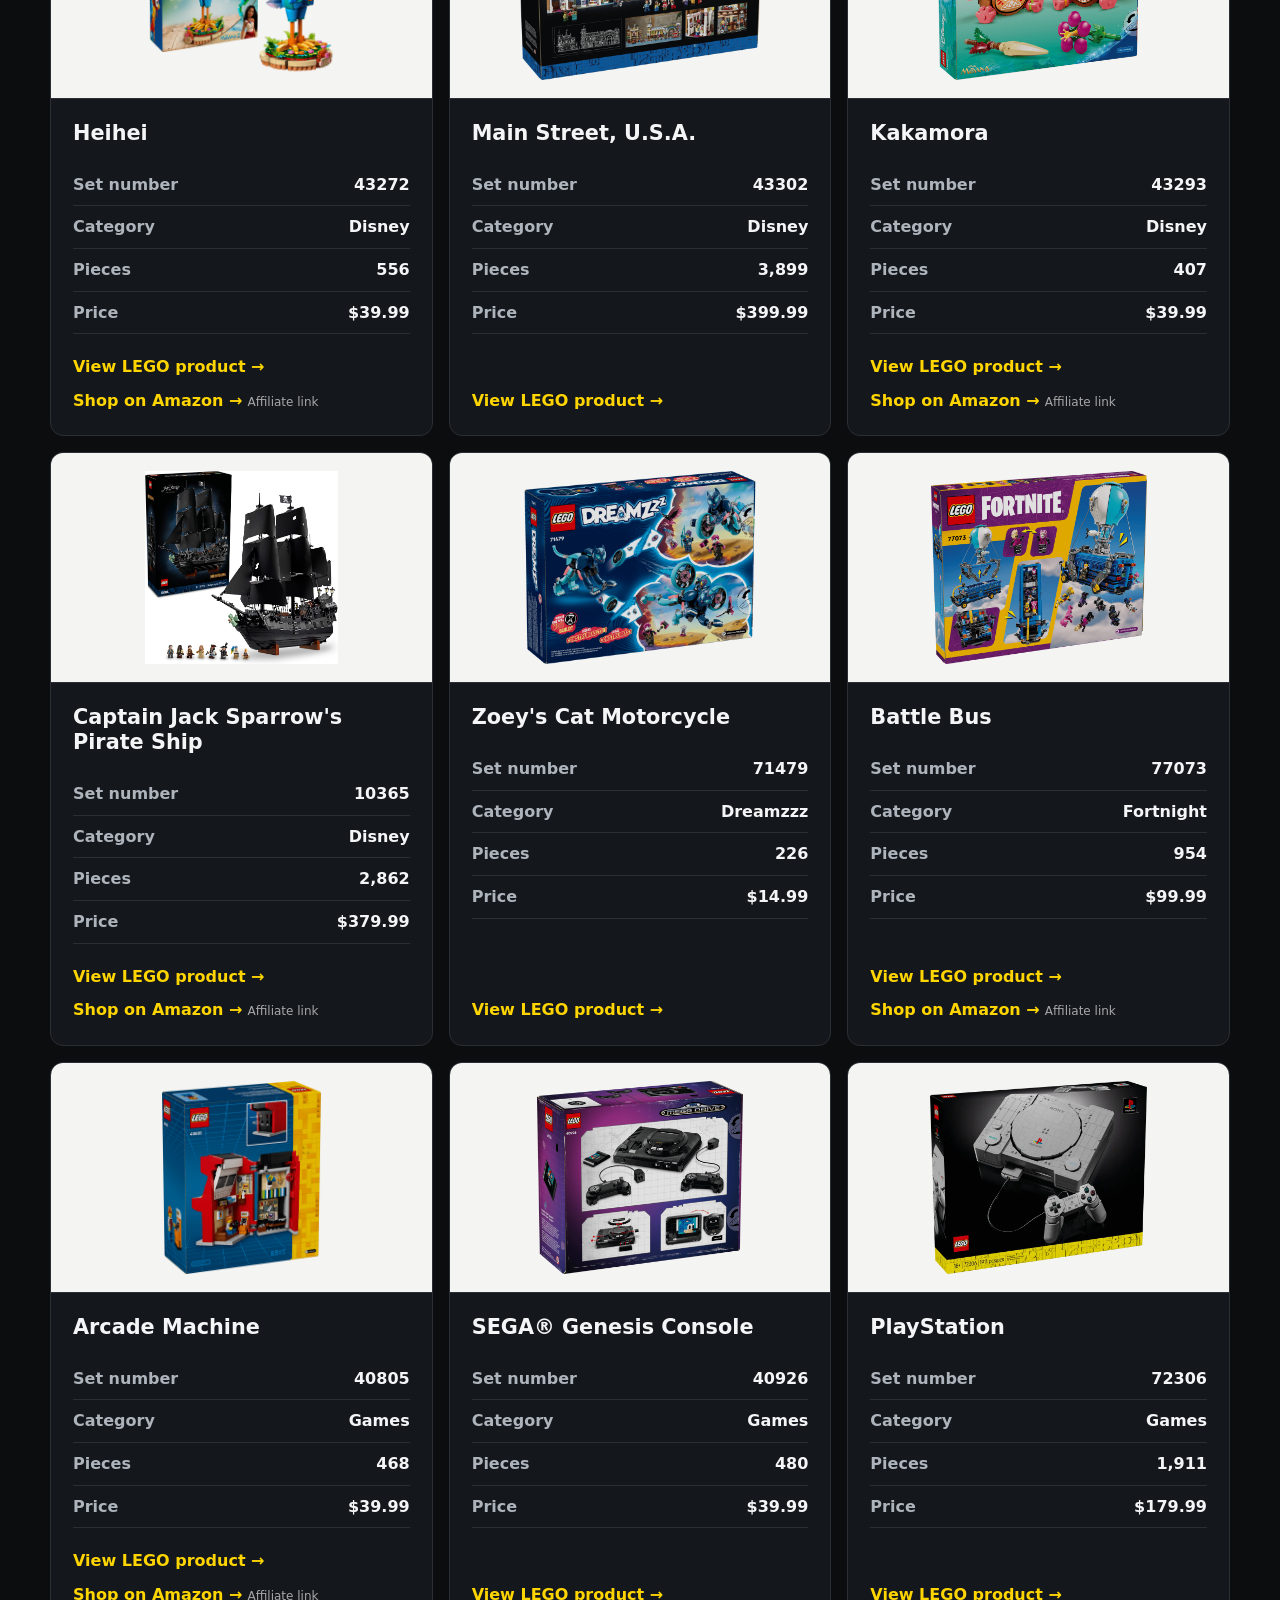
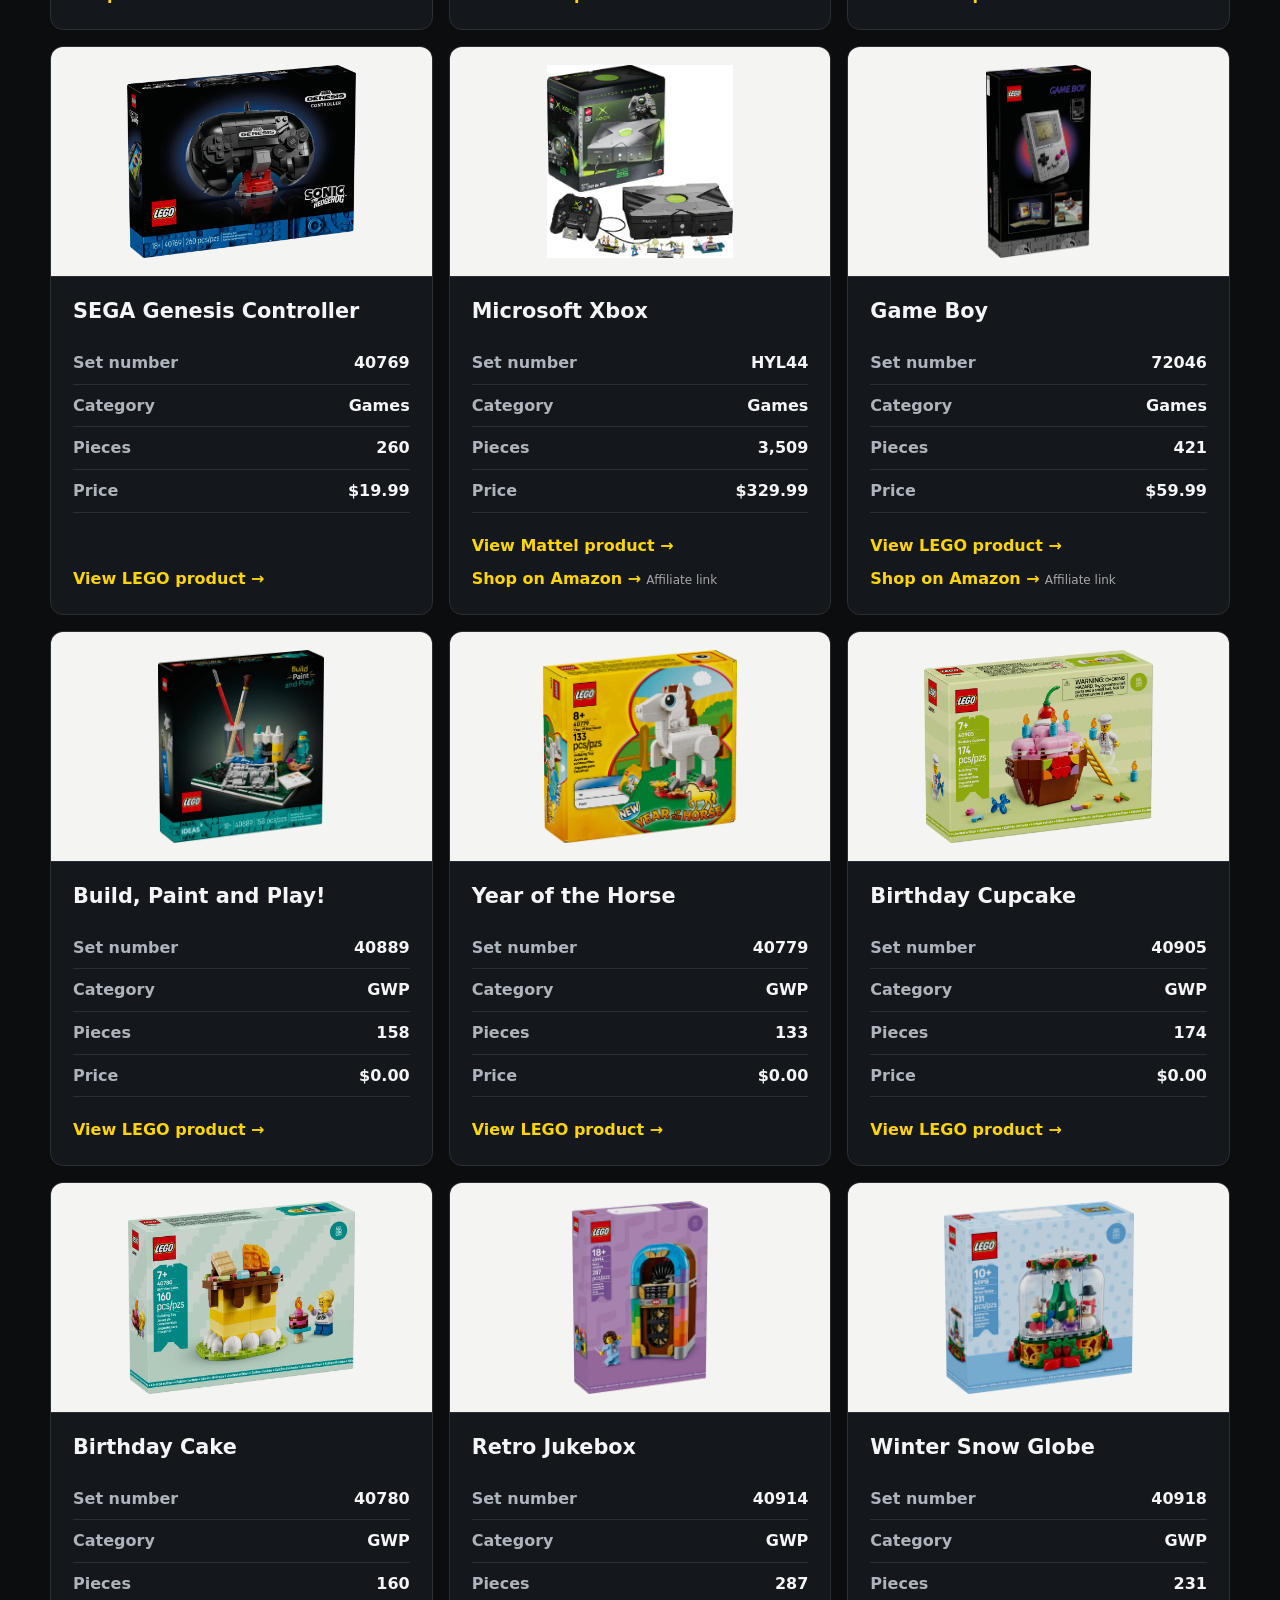
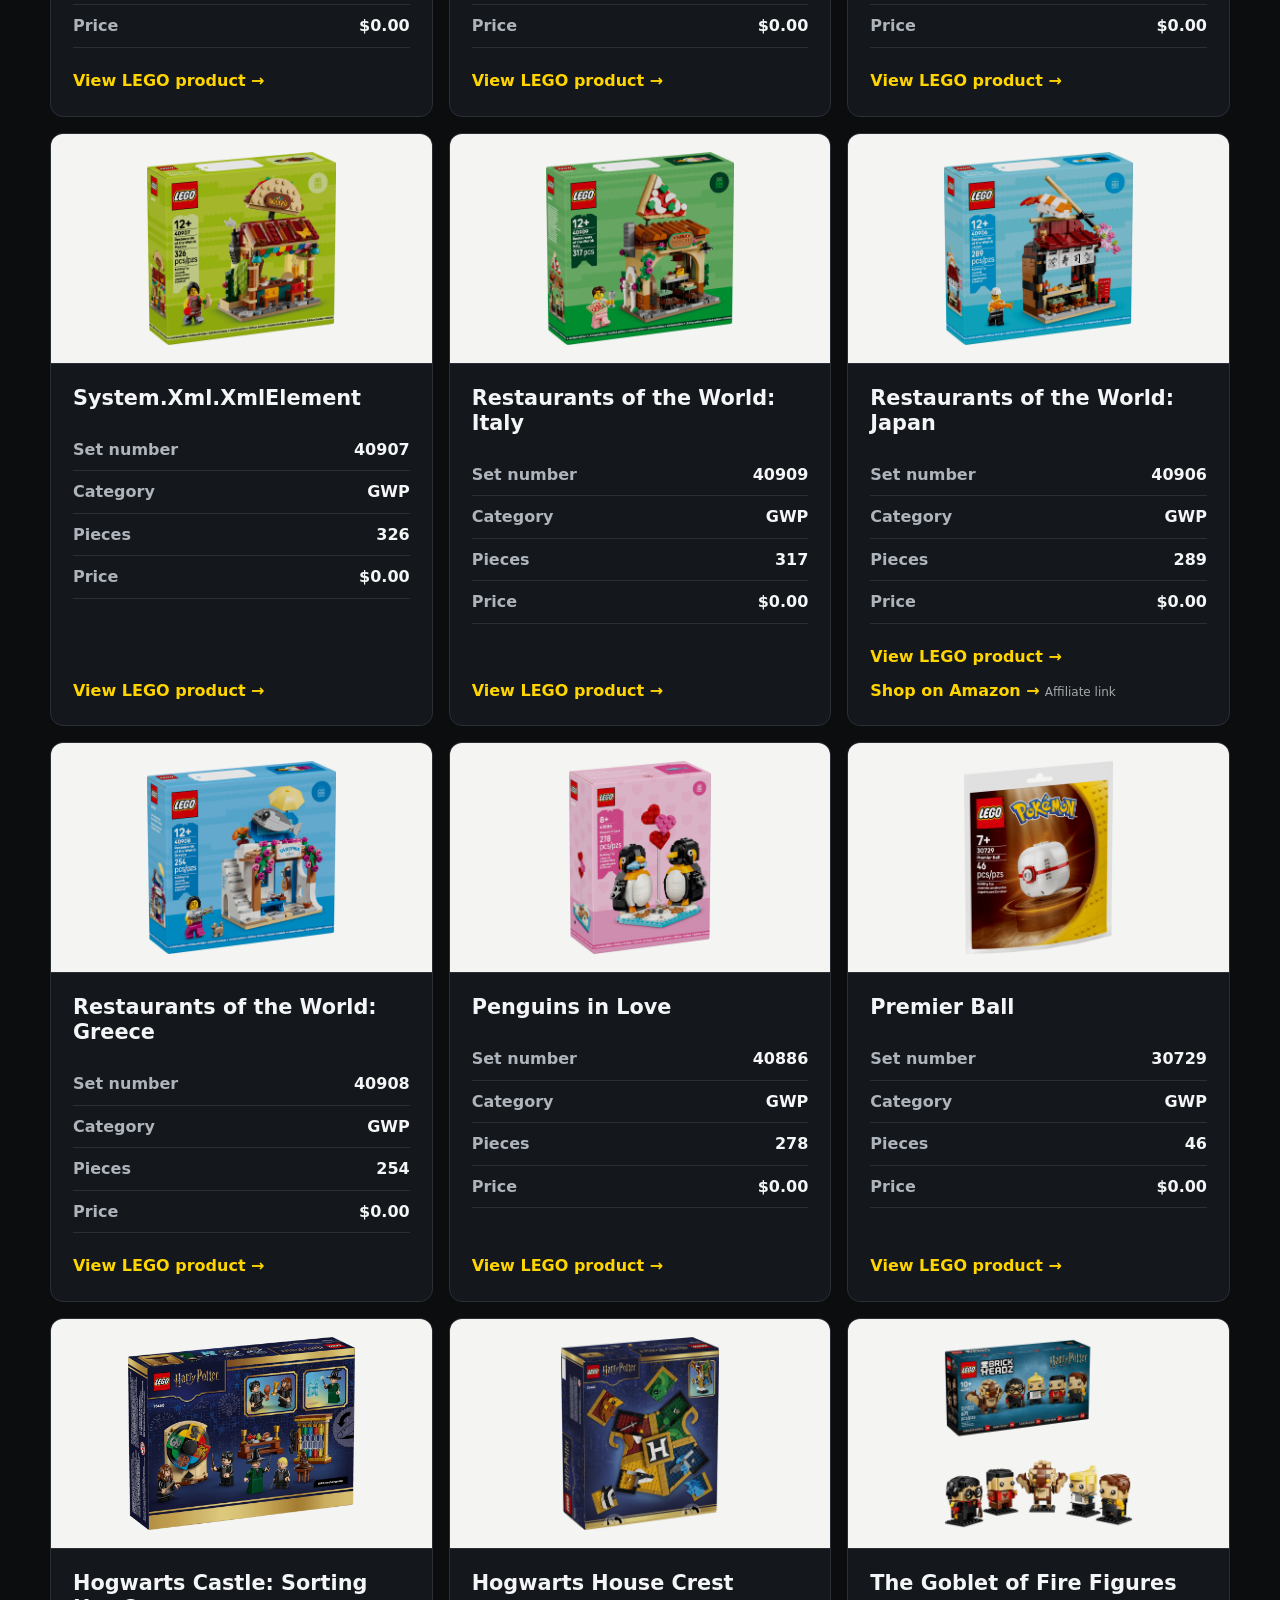
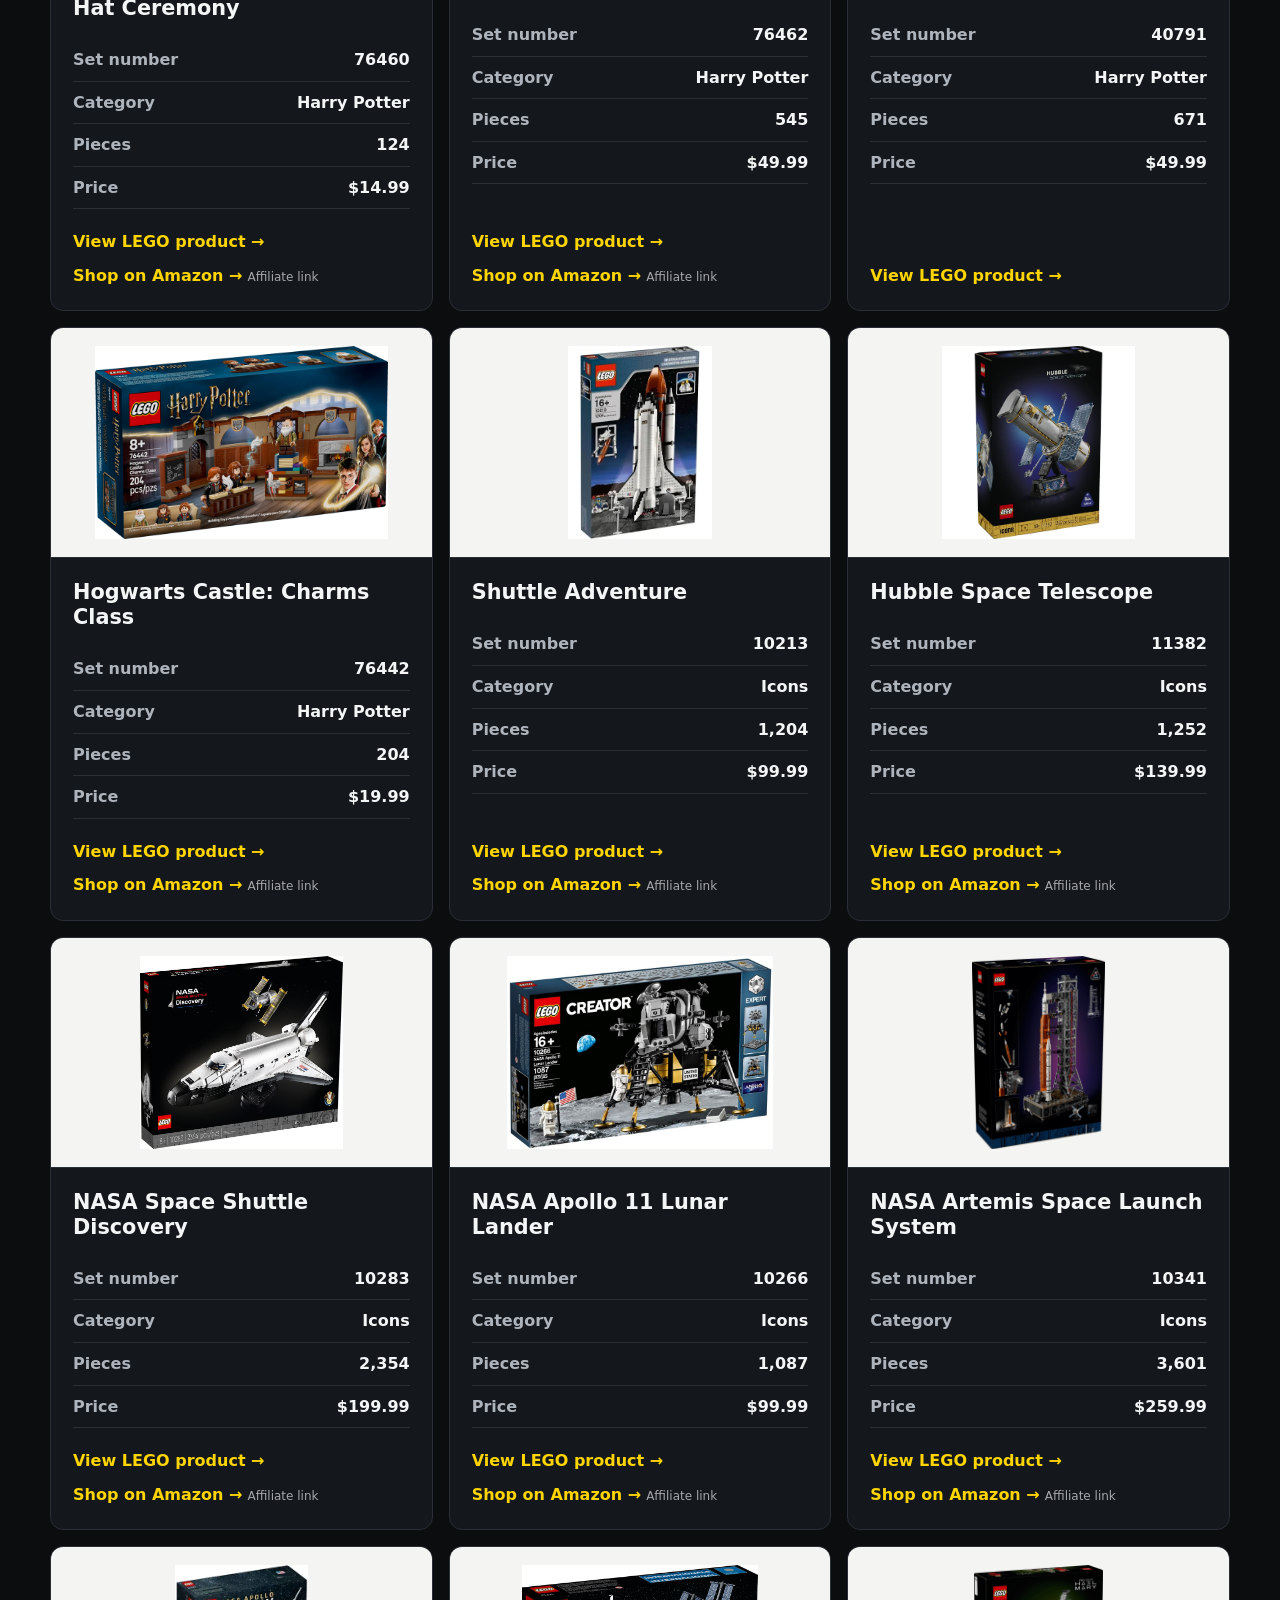
<file: collection.html>
<!doctype html><html lang="en"><head><meta charset="utf-8"><meta name="viewport" content="width=device-width,initial-scale=1"><meta name="description" content="BrickMisfit - LEGO builds, MOCs, collection and relaxing build content."><title>Collection | BrickMisfit</title><link rel="stylesheet" href="css/style.css"></head><body>
<header><div class="container nav"><a class="brand" href="index.html">BRICK<span>MISFIT</span></a><button class="menu" aria-label="Menu">☰</button><nav><a href="index.html">Home</a><a href="news.html">News</a><a href="builds.html">Builds</a><!-- BRICKMISFIT_RESOURCES_NAV_DISABLED <a href="resources.html">Resources</a> --><a href="mocs.html">MOCs</a><!-- BRICKMISFIT_COLLECTION_DISABLED <a href="collection.html" class="active">Collection</a> --><a href="about.html">About</a></nav></div></header>
<main><section class="page-hero"><div class="container"><div class="eyebrow">The Shelf</div><h1>Collection</h1><p>A growing catalog of sets in the BrickMisfit collection. Search by set number or name, or filter by build type.</p></div></section><section><div class="container"><div class="filters"><div id="categoryFilters" class="filters"></div><input id="search" class="search" placeholder="Search collection..."></div><p class="muted"><span id="count">0</span> sets shown</p><div id="collectionGrid" class="collection"></div></div></section></main>
<footer><div class="container footer"><div><strong>BRICKMISFIT</strong><br>Enjoy life, one brick at a time.</div><div class="actions"><a class="btn" href="https://youtube.com/@thebrickmisfit" target="_blank" rel="noopener noreferrer">YouTube</a><a class="btn secondary" href="https://www.instagram.com/thebrickmisfit/" target="_blank" rel="noopener noreferrer">Instagram</a></div><div>© <span id="year"></span> BrickMisfit</div></div></footer><script src="js/collection-data.js"></script><script src="js/main.js"></script></body></html>
</file>
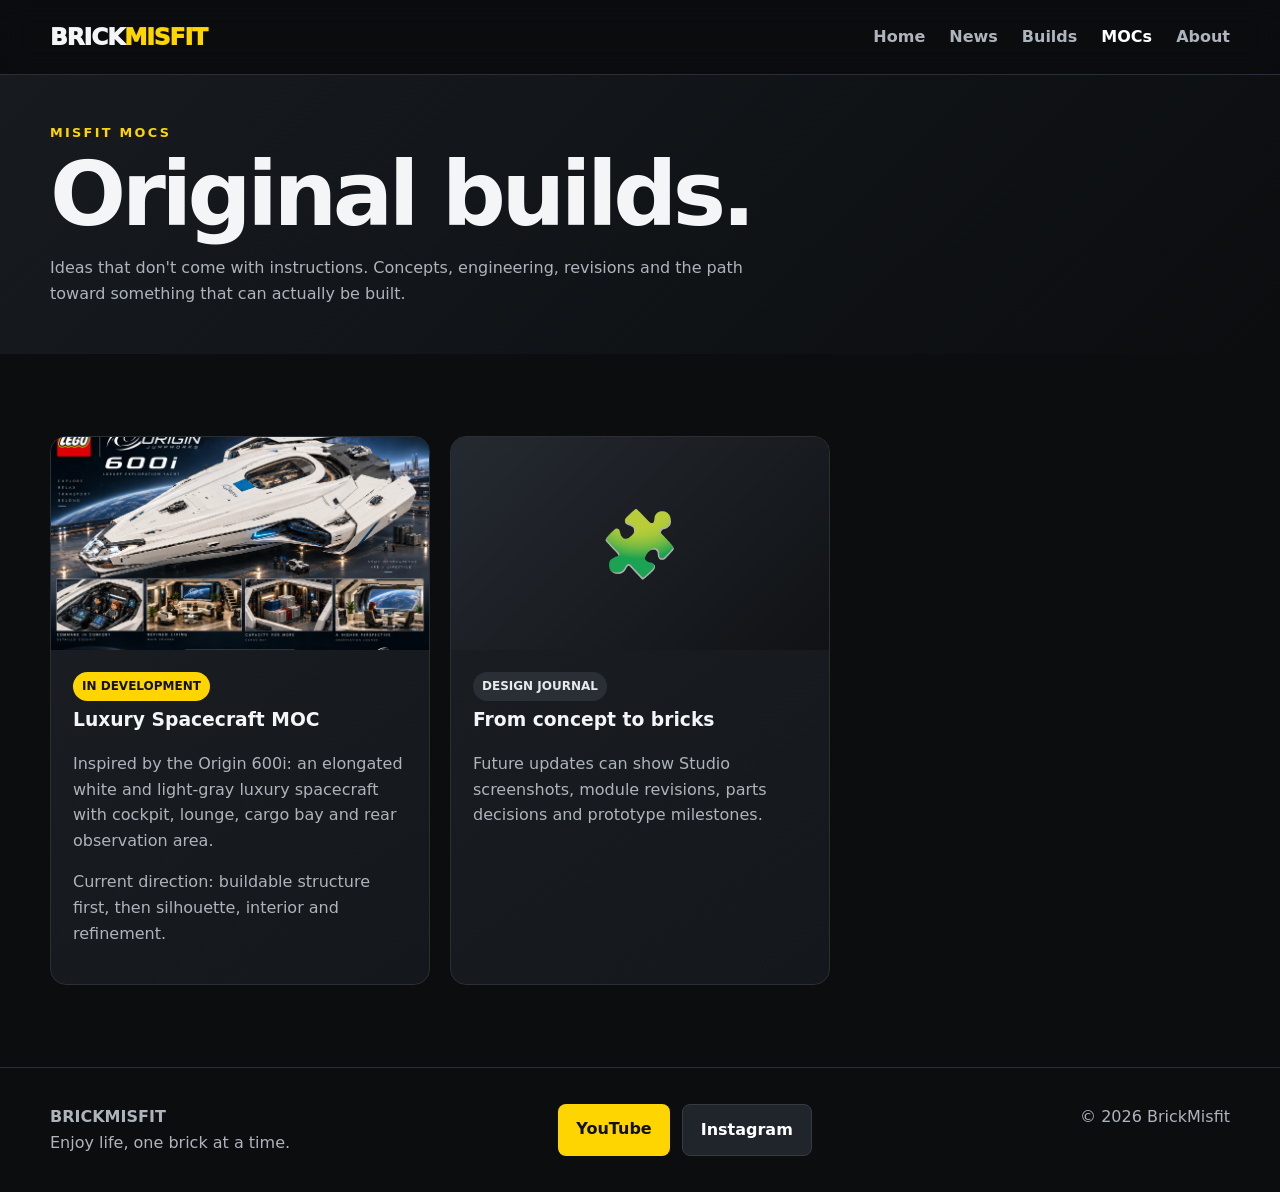
<file: mocs.html>
<!doctype html><html lang="en"><head><meta charset="utf-8"><meta name="viewport" content="width=device-width,initial-scale=1"><meta name="description" content="BrickMisfit - LEGO builds, MOCs, collection and relaxing build content."><title>MOCs | BrickMisfit</title><link rel="stylesheet" href="css/style.css"><style>
/* Match the compact homepage hero positioning across primary pages. */
.page-hero.brickmisfit-aligned-hero{padding:48px 0 32px;min-height:0}
.page-hero.brickmisfit-aligned-hero h1{margin-top:8px;margin-bottom:14px}
@media(max-width:700px){.page-hero.brickmisfit-aligned-hero{padding:42px 0 30px}}
</style></head><body>
<header><div class="container nav"><a class="brand" href="index.html">BRICK<span>MISFIT</span></a><button class="menu" aria-label="Menu">☰</button><nav><a href="index.html">Home</a><a href="news.html">News</a><a href="builds.html">Builds</a><!-- BRICKMISFIT_RESOURCES_NAV_DISABLED: <a href="resources.html">Resources</a> --><a href="mocs.html" class="active">MOCs</a><!-- BRICKMISFIT_COLLECTION_DISABLED: <a href="collection.html">Collection</a> --><a href="about.html">About</a></nav></div></header>
<main><section class="page-hero brickmisfit-aligned-hero"><div class="container"><div class="eyebrow">Misfit MOCs</div><h1>Original builds.</h1><p>Ideas that don't come with instructions. Concepts, engineering, revisions and the path toward something that can actually be built.</p></div></section><section><div class="container"><div class="grid"><article class="card"><div class="card-media build-card-media"><img src="images/mocs/luxury-spacecraft-moc.webp" alt="BrickMisfit luxury spacecraft MOC inspired by the Origin 600i"></div><div class="card-body"><span class="pill yellow">IN DEVELOPMENT</span><h3>Luxury Spacecraft MOC</h3><p>Inspired by the Origin 600i: an elongated white and light-gray luxury spacecraft with cockpit, lounge, cargo bay and rear observation area.</p><p class="muted">Current direction: buildable structure first, then silhouette, interior and refinement.</p></div></article><article class="card"><div class="card-media"><div class="brick-icon">🧩</div></div><div class="card-body"><span class="pill">DESIGN JOURNAL</span><h3>From concept to bricks</h3><p>Future updates can show Studio screenshots, module revisions, parts decisions and prototype milestones.</p></div></article></div></div></section></main>
<footer><div class="container footer"><div><strong>BRICKMISFIT</strong><br>Enjoy life, one brick at a time.</div><div class="actions"><a class="btn" href="https://youtube.com/@thebrickmisfit" target="_blank" rel="noopener noreferrer">YouTube</a><a class="btn secondary" href="https://www.instagram.com/thebrickmisfit/" target="_blank" rel="noopener noreferrer">Instagram</a></div><div>© <span id="year"></span> BrickMisfit</div></div></footer><script src="js/main.js"></script></body></html>
</file>
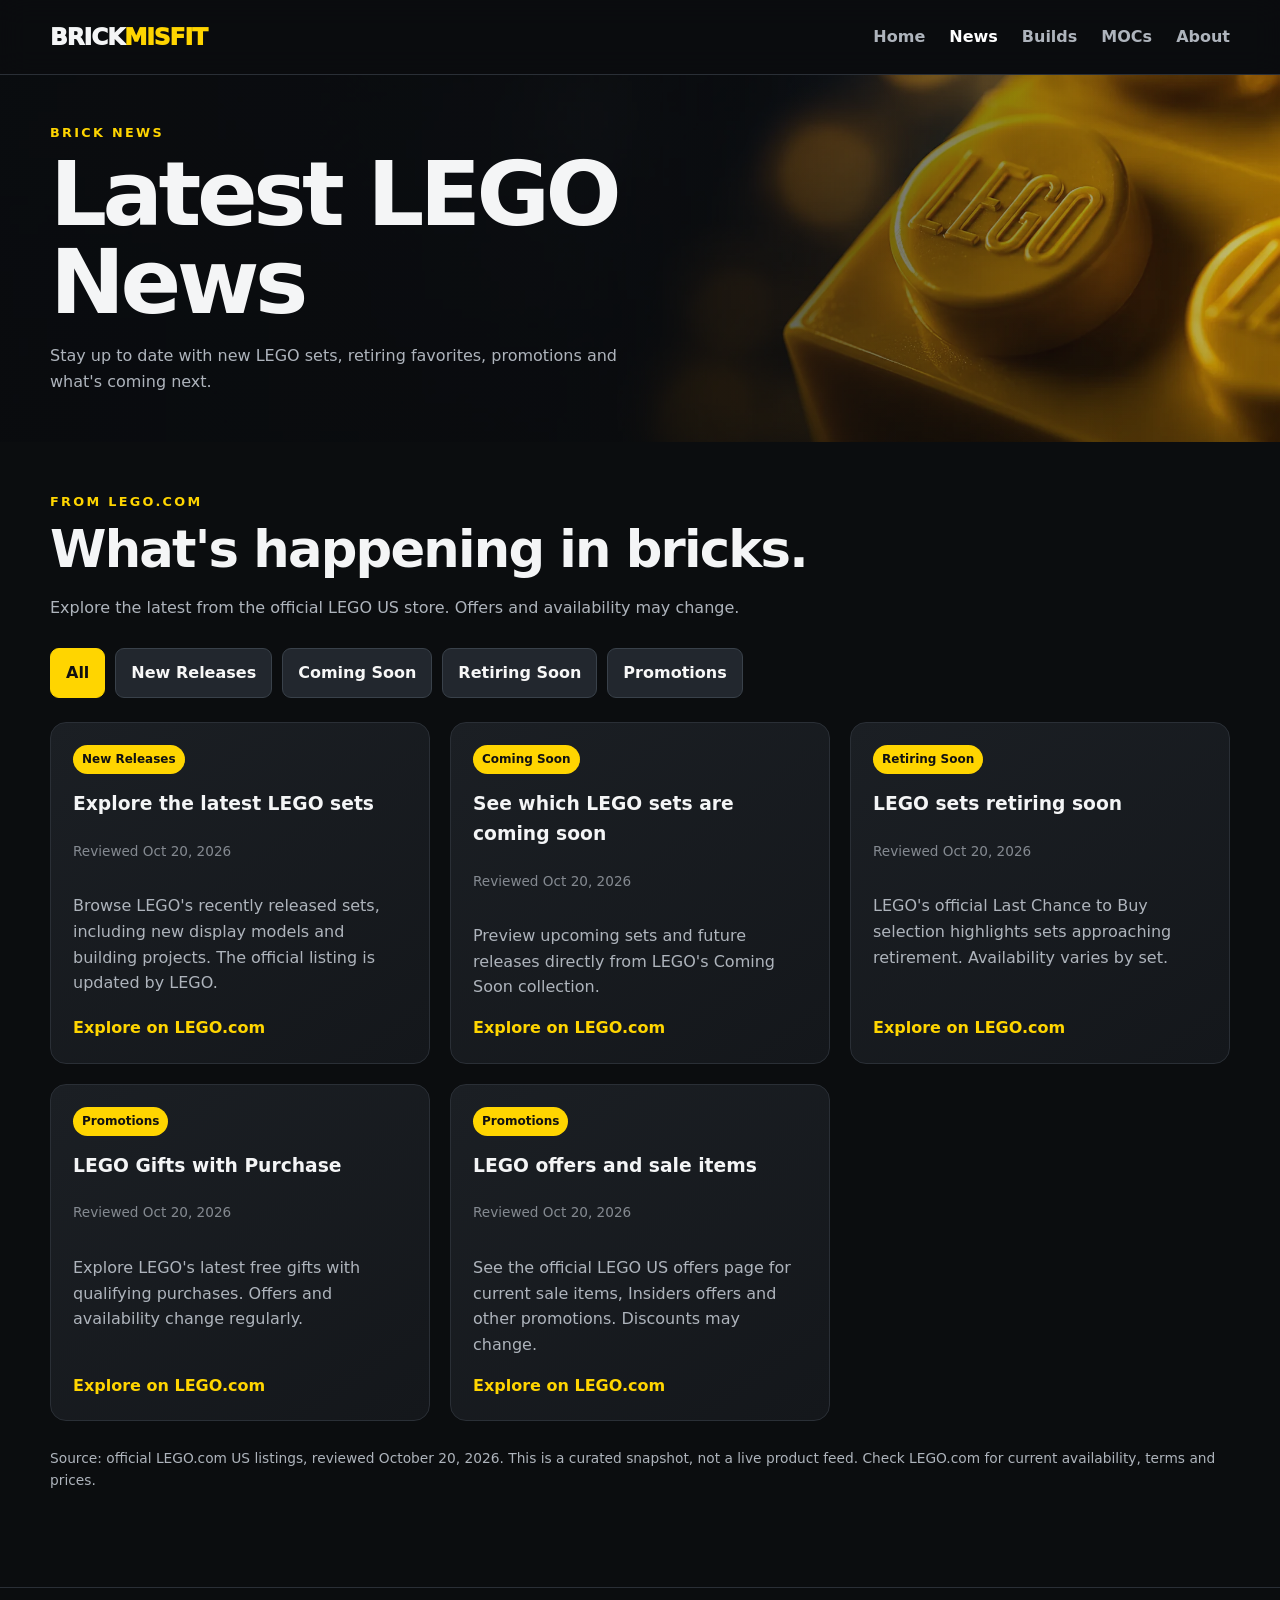
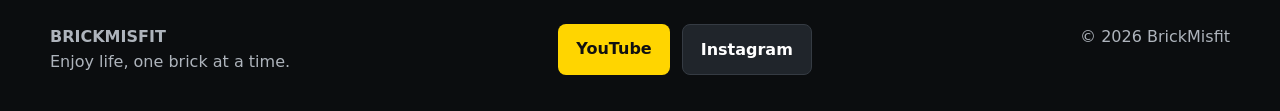
<file: news.html>
<!doctype html><html lang="en"><head><meta charset="utf-8"><meta name="viewport" content="width=device-width,initial-scale=1"><meta name="description" content="BrickMisfit LEGO news, new releases, set reveals and community updates."><title>News | BrickMisfit</title><link rel="stylesheet" href="css/style.css"><style>
.brick-news-hero{background:linear-gradient(90deg,rgba(10,12,15,.94) 0%,rgba(10,12,15,.86) 42%,rgba(10,12,15,.22) 100%),url("images/news/lego-news-hero.webp") right center/cover no-repeat;min-height:0;display:block;padding:90px 0 55px}
.brick-news-hero .container{width:min(var(--max),calc(100% - 40px));margin-inline:auto}.brick-news-hero h1{max-width:720px}.brick-news-hero p{max-width:570px}
.brick-news-section{padding-top:50px}.brick-news-intro{display:block;text-align:left}.brick-news-intro p{max-width:720px;margin-top:12px}
.brick-news-filters{display:flex;gap:10px;flex-wrap:wrap;margin:24px 0}.brick-news-filter{cursor:pointer;background:#22272e;border:1px solid #39414a;border-radius:9px;color:#f7f7f7;padding:11px 15px;font:inherit;font-weight:700}.brick-news-filter.active{background:#ffd500;color:#101010;border-color:#ffd500}.brick-news-filter:focus-visible{outline:2px solid #ffd500;outline-offset:3px}
.brick-news-grid .card{display:flex;flex-direction:column}.brick-news-grid .card-body{display:flex;flex:1;flex-direction:column;align-items:flex-start}.brick-news-grid .card-body h3{margin-top:15px}.brick-news-grid .card-body p{margin-bottom:15px}.brick-news-grid .card-body a{margin-top:auto}.brick-news-meta{font-size:.85rem;opacity:.72}.brick-news-note{font-size:.86rem;margin-top:26px}
@media(max-width:700px){.brick-news-hero{background-position:right center}.brick-news-hero p{max-width:92%}}
.brick-news-grid .card-body a{color:#ffd500;text-decoration:none;font-weight:700}
.brick-news-grid .card-body a:hover{text-decoration:underline}
.brick-news-grid .card-body a:focus-visible{outline:2px solid #ffd500;outline-offset:3px}
</style><style>
/* Match the compact homepage hero positioning across primary pages. */
.page-hero.brickmisfit-aligned-hero{padding:48px 0 32px;min-height:0}
.page-hero.brickmisfit-aligned-hero h1{margin-top:8px;margin-bottom:14px}
@media(max-width:700px){.page-hero.brickmisfit-aligned-hero{padding:42px 0 30px}}
</style></head><body>
<header><div class="container nav"><a class="brand" href="index.html">BRICK<span>MISFIT</span></a><button class="menu" aria-label="Menu">☰</button><nav><a href="index.html">Home</a><a href="news.html" class="active">News</a><a href="builds.html">Builds</a><!-- BRICKMISFIT_RESOURCES_NAV_DISABLED <a href="resources.html">Resources</a> --><a href="mocs.html">MOCs</a><!-- BRICKMISFIT_COLLECTION_DISABLED <a href="collection.html">Collection</a> --><a href="about.html">About</a></nav></div></header>
<main>
<section class="page-hero brick-news-hero brickmisfit-aligned-hero"><div class="container"><div class="eyebrow">BRICK NEWS</div><h1>Latest LEGO News</h1><p>Stay up to date with new LEGO sets, retiring favorites, promotions and what's coming next.</p></div></section>
<section class="brick-news-section"><div class="container">
<div class="section-head brick-news-intro"><div><div class="eyebrow">FROM LEGO.COM</div><h2>What's happening in bricks.</h2><p>Explore the latest from the official LEGO US store. Offers and availability may change.</p></div></div>
<div class="brick-news-filters" role="group" aria-label="Filter LEGO news"><button type="button" class="brick-news-filter active" data-news-filter="All" aria-pressed="true">All</button><button type="button" class="brick-news-filter" data-news-filter="New Releases" aria-pressed="false">New Releases</button><button type="button" class="brick-news-filter" data-news-filter="Coming Soon" aria-pressed="false">Coming Soon</button><button type="button" class="brick-news-filter" data-news-filter="Retiring Soon" aria-pressed="false">Retiring Soon</button><button type="button" class="brick-news-filter" data-news-filter="Promotions" aria-pressed="false">Promotions</button></div>
<div class="grid brick-news-grid" id="brickmisfitNews" aria-live="polite"><p class="muted">Loading news...</p></div>
<p class="muted brick-news-note">Source: official LEGO.com US listings, reviewed October 20, 2026. This is a curated snapshot, not a live product feed. Check LEGO.com for current availability, terms and prices.</p>
</div></section></main>
<footer><div class="container footer"><div><strong>BRICKMISFIT</strong><br>Enjoy life, one brick at a time.</div><div class="actions"><a class="btn" href="https://youtube.com/@thebrickmisfit" target="_blank" rel="noopener noreferrer">YouTube</a><a class="btn secondary" href="https://www.instagram.com/thebrickmisfit/" target="_blank" rel="noopener noreferrer">Instagram</a></div><div>© <span id="year"></span> BrickMisfit</div></div></footer><script src="js/main.js"></script><script src="js/news-data.js"></script></body></html>
</file>
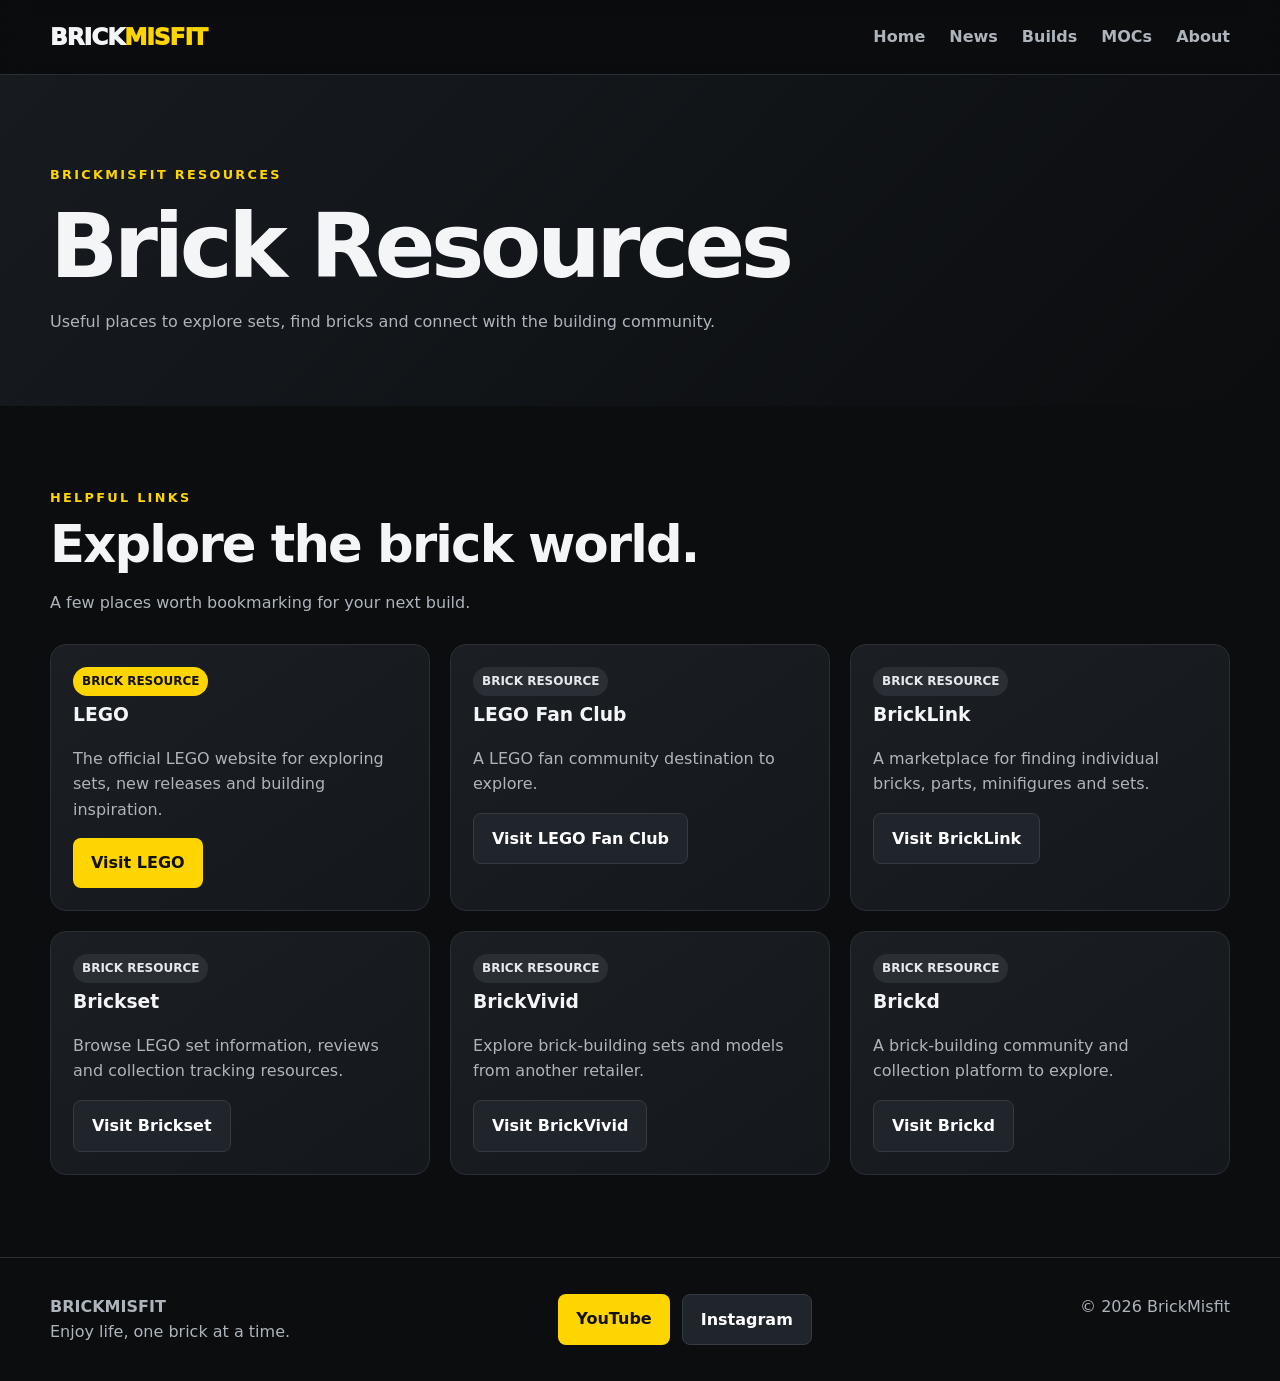
<file: resources.html>
<!doctype html><html lang="en"><head><meta charset="utf-8"><meta name="viewport" content="width=device-width,initial-scale=1"><meta name="description" content="BrickMisfit brick-building resources and useful links."><title>Brick Resources | BrickMisfit</title><link rel="stylesheet" href="css/style.css"></head><body>
<header><div class="container nav"><a class="brand" href="index.html">BRICK<span>MISFIT</span></a><button class="menu" aria-label="Menu">☰</button><nav><a href="index.html">Home</a><a href="news.html">News</a><a href="builds.html">Builds</a><!-- BRICKMISFIT_RESOURCES_NAV_DISABLED <a href="resources.html" class="active">Resources</a> --><a href="mocs.html">MOCs</a><!-- BRICKMISFIT_COLLECTION_DISABLED <a href="collection.html">Collection</a> --><a href="about.html">About</a></nav></div></header>
<main><section class="page-hero"><div class="container"><div class="eyebrow">BrickMisfit Resources</div><h1>Brick Resources</h1><p>Useful places to explore sets, find bricks and connect with the building community.</p></div></section><section><div class="container"><div class="section-head" style="display:block"><div class="eyebrow">Helpful Links</div><h2>Explore the brick world.</h2><p>A few places worth bookmarking for your next build.</p></div><div class="grid">
<article class="card"><div class="card-body"><span class="pill yellow">BRICK RESOURCE</span><h3>LEGO</h3><p>The official LEGO website for exploring sets, new releases and building inspiration.</p><a class="btn" href="https://lego.com" target="_blank" rel="noopener noreferrer">Visit LEGO</a></div></article>
<article class="card"><div class="card-body"><span class="pill">BRICK RESOURCE</span><h3>LEGO Fan Club</h3><p>A LEGO fan community destination to explore.</p><a class="btn secondary" href="https://fancolab.lego.com/" target="_blank" rel="noopener noreferrer">Visit LEGO Fan Club</a></div></article>
<article class="card"><div class="card-body"><span class="pill">BRICK RESOURCE</span><h3>BrickLink</h3><p>A marketplace for finding individual bricks, parts, minifigures and sets.</p><a class="btn secondary" href="https://www.bricklink.com/" target="_blank" rel="noopener noreferrer">Visit BrickLink</a></div></article>
<article class="card"><div class="card-body"><span class="pill">BRICK RESOURCE</span><h3>Brickset</h3><p>Browse LEGO set information, reviews and collection tracking resources.</p><a class="btn secondary" href="https://brickset.com/" target="_blank" rel="noopener noreferrer">Visit Brickset</a></div></article>
<article class="card"><div class="card-body"><span class="pill">BRICK RESOURCE</span><h3>BrickVivid</h3><p>Explore brick-building sets and models from another retailer.</p><a class="btn secondary" href="https://brickvivid.com/" target="_blank" rel="noopener noreferrer">Visit BrickVivid</a></div></article>
<article class="card"><div class="card-body"><span class="pill">BRICK RESOURCE</span><h3>Brickd</h3><p>A brick-building community and collection platform to explore.</p><a class="btn secondary" href="https://getbrickd.com/" target="_blank" rel="noopener noreferrer">Visit Brickd</a></div></article>
</div></div></section></main>
<footer><div class="container footer"><div><strong>BRICKMISFIT</strong><br>Enjoy life, one brick at a time.</div><div class="actions"><a class="btn" href="https://youtube.com/@thebrickmisfit" target="_blank" rel="noopener noreferrer">YouTube</a><a class="btn secondary" href="https://www.instagram.com/thebrickmisfit/" target="_blank" rel="noopener noreferrer">Instagram</a></div><div>© <span id="year"></span> BrickMisfit</div></div></footer><script src="js/main.js"></script></body></html>
</file>
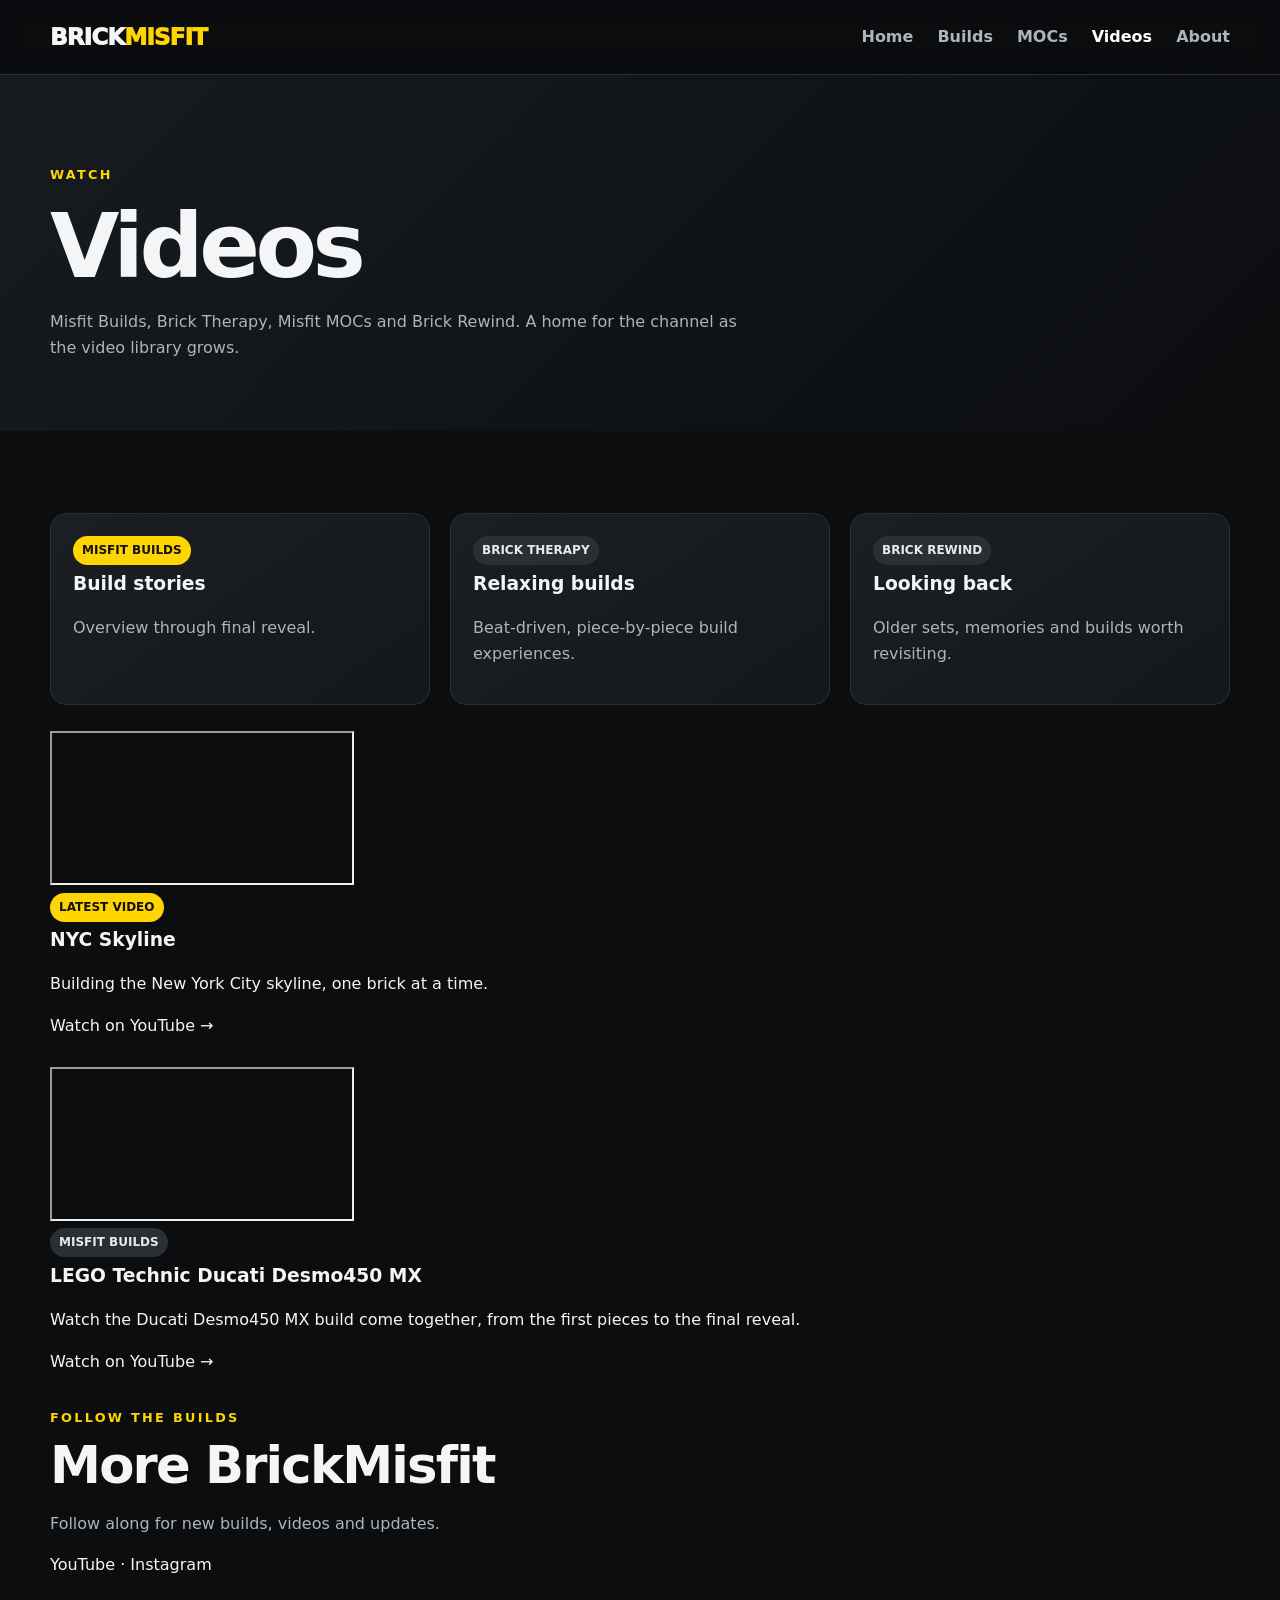
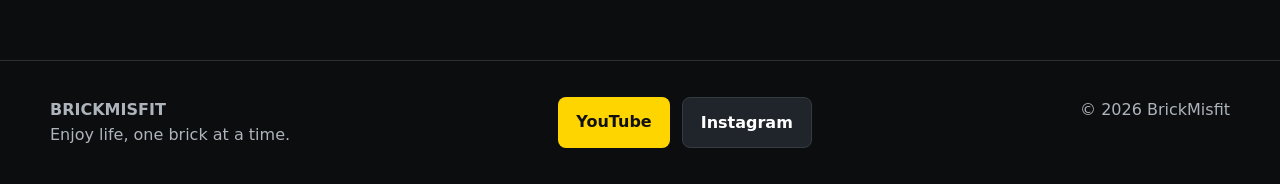
<file: videos.html>
<!doctype html><html lang="en"><head><meta charset="utf-8"><meta name="viewport" content="width=device-width,initial-scale=1"><meta name="description" content="BrickMisfit videos - LEGO builds, MOCs, Brick Therapy and Brick Rewind."><title>Videos | BrickMisfit</title><link rel="stylesheet" href="css/style.css"></head><body>
<header><div class="container nav"><a class="brand" href="index.html">BRICK<span>MISFIT</span></a><button class="menu" aria-label="Menu">☰</button><nav><a href="index.html">Home</a><a href="builds.html">Builds</a><!-- BRICKMISFIT_COLLECTION_DISABLED <a href="collection.html">Collection</a> --><a href="mocs.html">MOCs</a><a href="videos.html" class="active">Videos</a><!-- BRICKMISFIT_RESOURCES_NAV_DISABLED <a href="resources.html">Resources</a> --><a href="about.html">About</a></nav></div></header>
<main>
<section class="page-hero"><div class="container"><div class="eyebrow">Watch</div><h1>Videos</h1><p>Misfit Builds, Brick Therapy, Misfit MOCs and Brick Rewind. A home for the channel as the video library grows.</p></div></section>
<section><div class="container">
<div class="grid">
<article class="card"><div class="card-body"><span class="pill yellow">MISFIT BUILDS</span><h3>Build stories</h3><p>Overview through final reveal.</p></div></article>
<article class="card"><div class="card-body"><span class="pill">BRICK THERAPY</span><h3>Relaxing builds</h3><p>Beat-driven, piece-by-piece build experiences.</p></div></article>
<article class="card"><div class="card-body"><span class="pill">BRICK REWIND</span><h3>Looking back</h3><p>Older sets, memories and builds worth revisiting.</p></div></article>
</div><br>
<div id="brickmisfitVideoLibrary" aria-label="BrickMisfit video library"></div>
<div style="margin-top:34px"><div class="eyebrow">Follow the builds</div><h2>More BrickMisfit</h2><p class="muted">Follow along for new builds, videos and updates.</p><div class="social-links"><a href="https://youtube.com/@thebrickmisfit" target="_blank" rel="noopener">YouTube</a> · <a href="https://www.instagram.com/thebrickmisfit/" target="_blank" rel="noopener">Instagram </a></div></div>
</div></section>
</main>
<footer><div class="container footer"><div><strong>BRICKMISFIT</strong><br>Enjoy life, one brick at a time.</div><div class="actions"><a class="btn" href="https://youtube.com/@thebrickmisfit" target="_blank" rel="noopener noreferrer">YouTube</a><a class="btn secondary" href="https://www.instagram.com/thebrickmisfit/" target="_blank" rel="noopener noreferrer">Instagram</a></div><div>© <span id="year"></span> BrickMisfit</div></div></footer><script src="js/main.js"></script><script src="js/videos-data.js"></script></body></html>
</file>
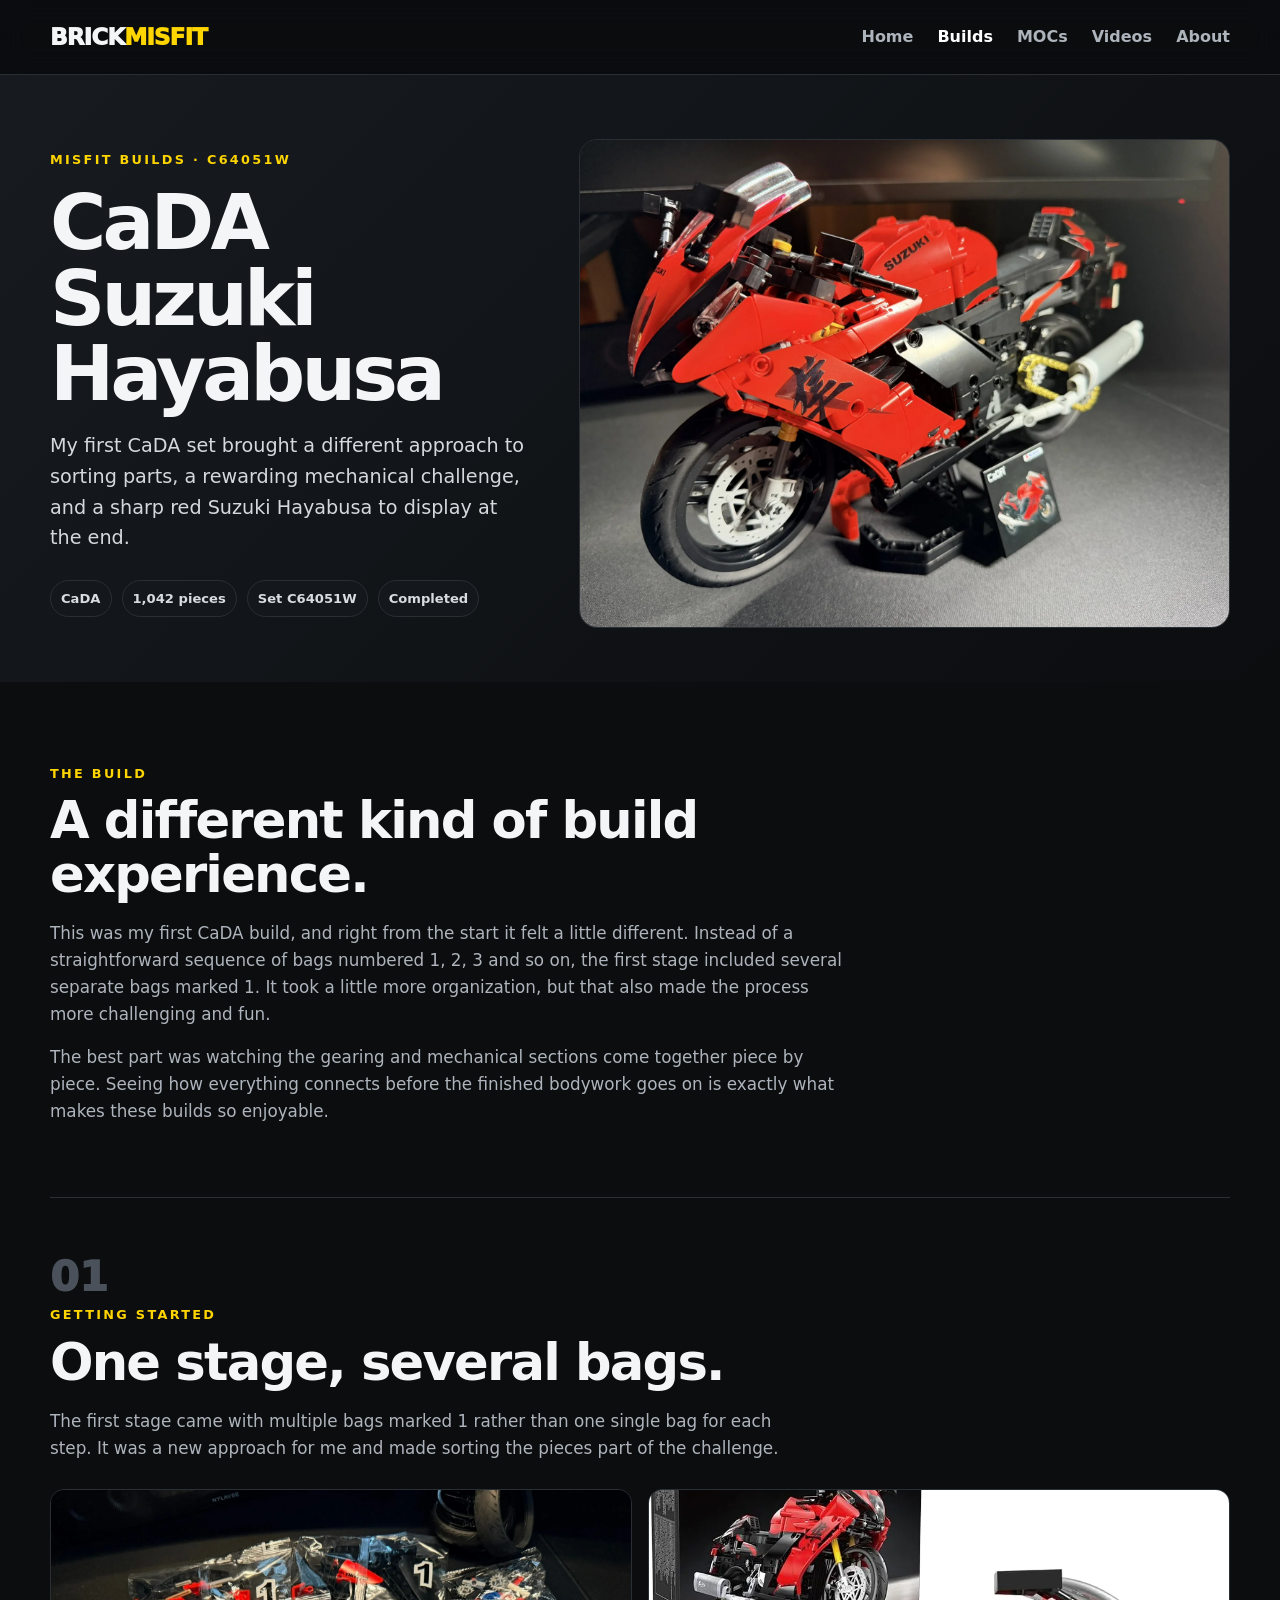
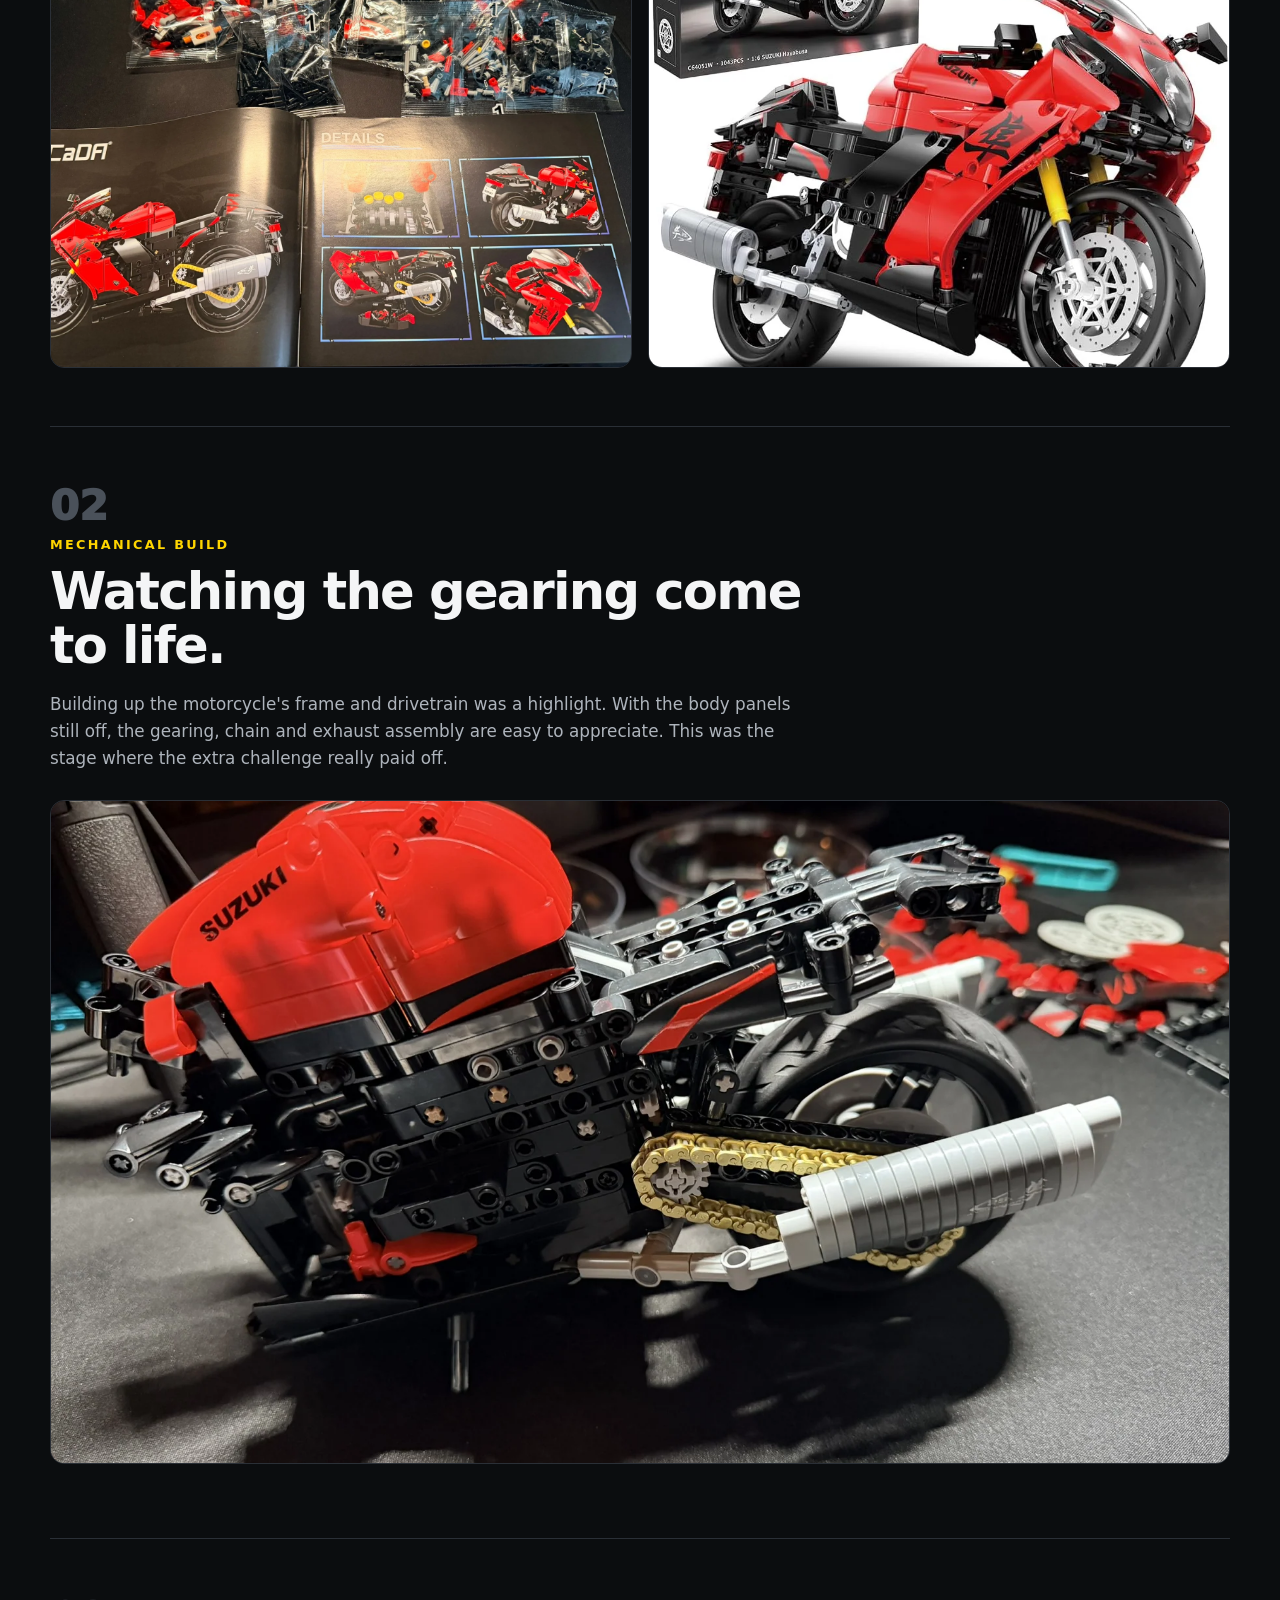
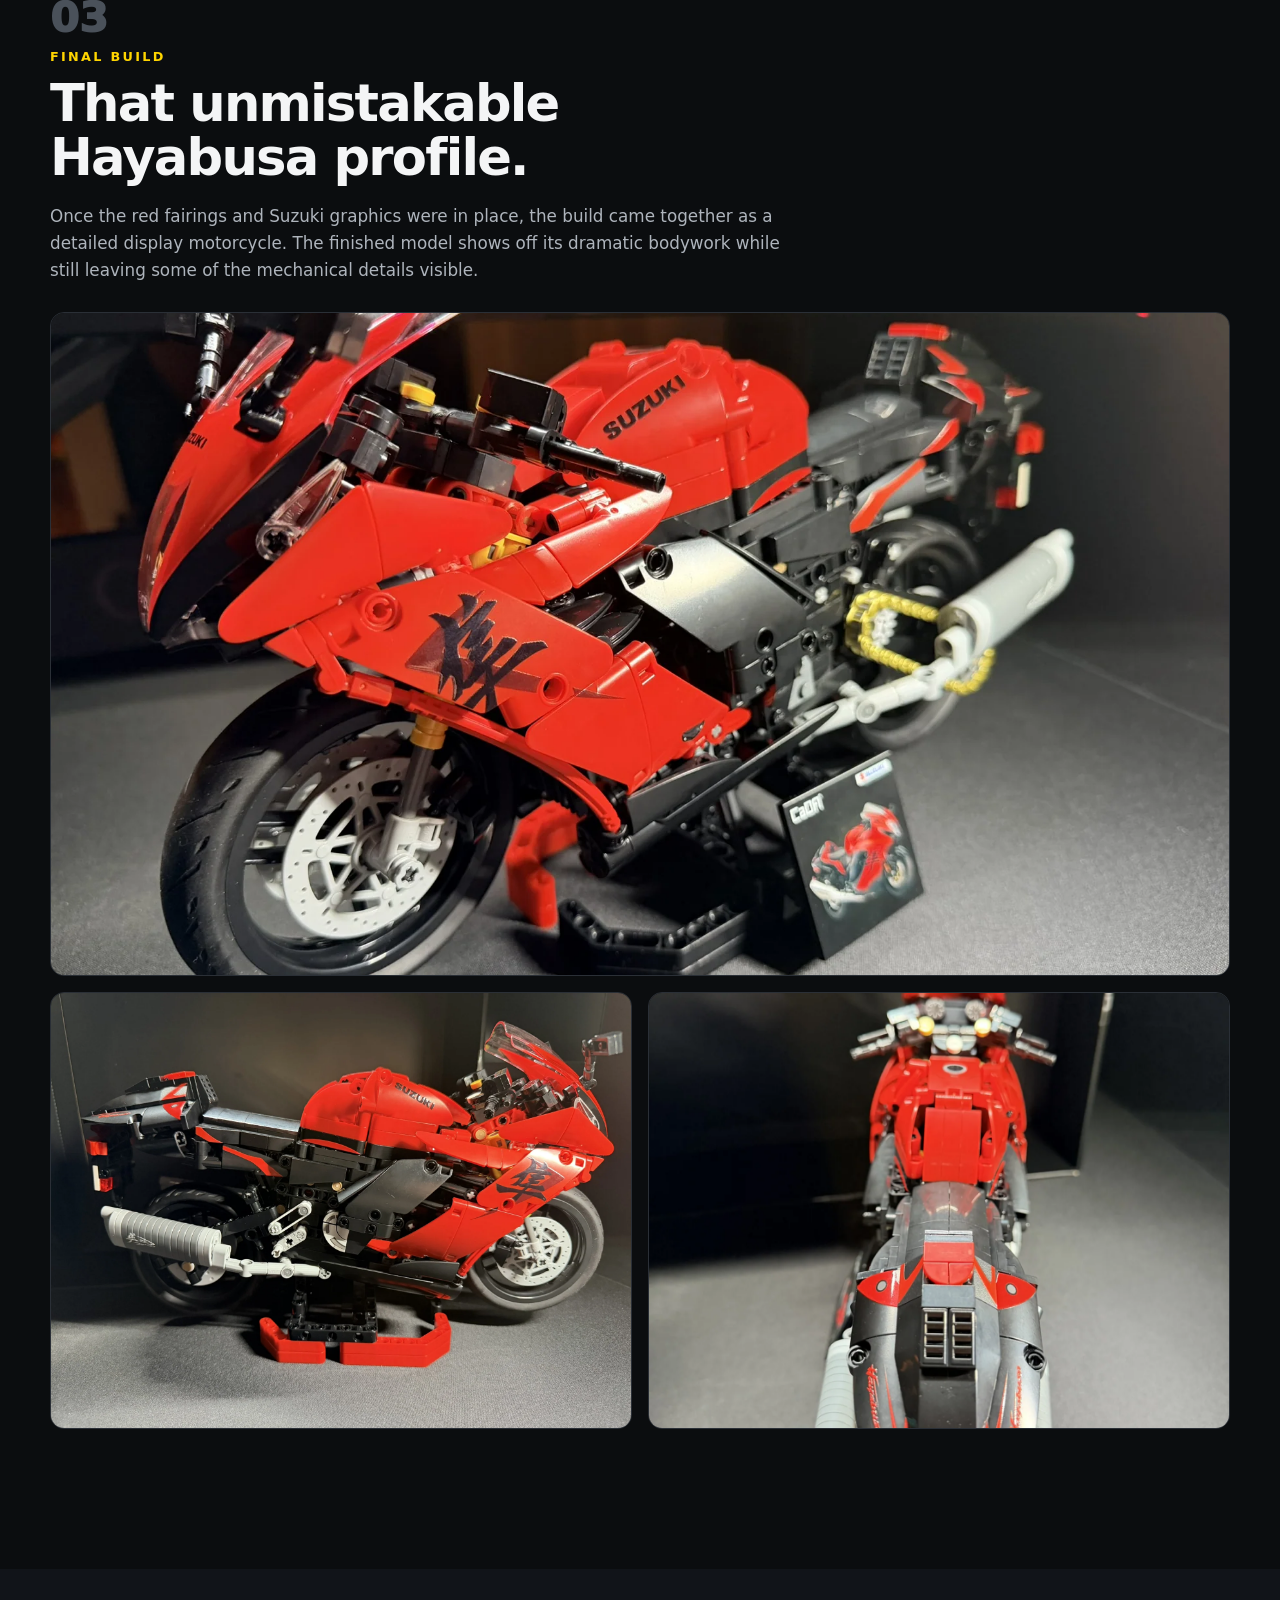
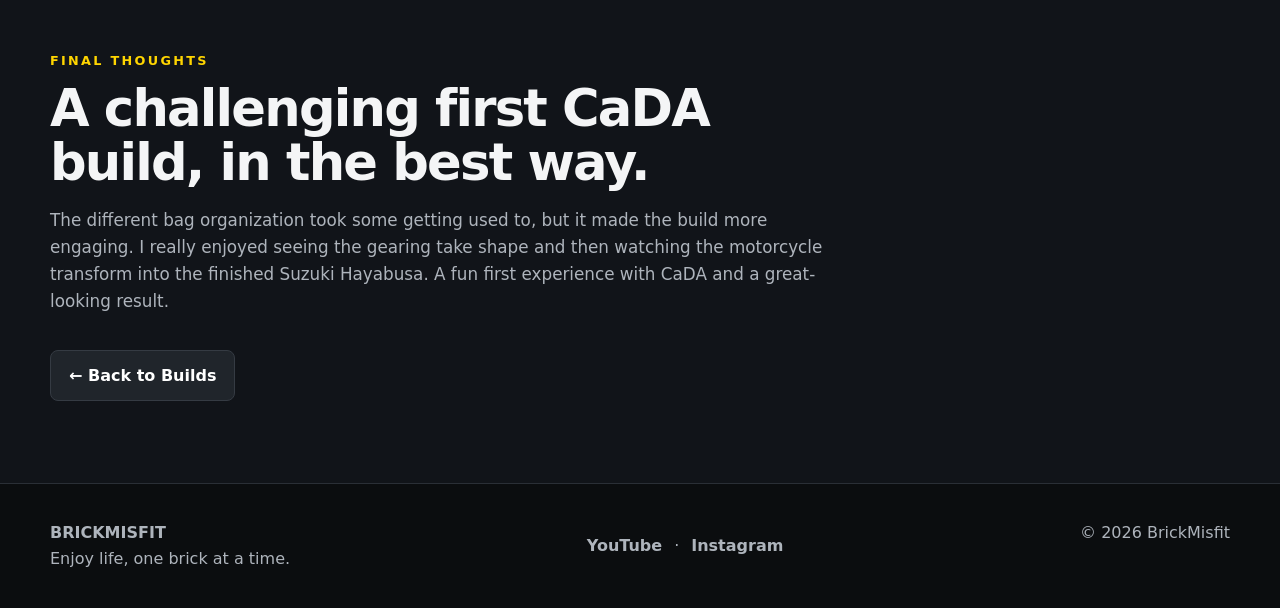
<file: builds/cada-suzuki-hayabusa.html>
<!doctype html><html lang="en"><head><meta charset="utf-8"><meta name="viewport" content="width=device-width,initial-scale=1"><meta name="description" content="BrickMisfit build journal for CaDA Suzuki Hayabusa C64051W, a 1,042-piece motorcycle build."><title>CaDA Suzuki Hayabusa Build | BrickMisfit</title><link rel="stylesheet" href="../css/style.css"></head><body>
<header><div class="container nav"><a class="brand" href="../index.html">BRICK<span>MISFIT</span></a><button class="menu" aria-label="Menu">☰</button><nav><a href="../index.html">Home</a><a href="../builds.html" class="active">Builds</a><!-- BRICKMISFIT_COLLECTION_DISABLED <a href="../collection.html">Collection</a> --><a href="../mocs.html">MOCs</a><a href="../videos.html">Videos</a><a href="../about.html">About</a></nav></div></header>
<main>
<section class="build-hero"><div class="container build-hero-grid"><div class="build-hero-copy"><div class="eyebrow">Misfit Builds · C64051W</div><h1>CaDA Suzuki Hayabusa</h1><p class="lead build-lead">My first CaDA set brought a different approach to sorting parts, a rewarding mechanical challenge, and a sharp red Suzuki Hayabusa to display at the end.</p><div class="build-meta"><span>CaDA</span><span>1,042 pieces</span><span>Set C64051W</span><span>Completed</span></div></div><div class="build-hero-image"><img src="../images/builds/cada-suzuki-hayabusa/final-hero.webp" alt="Completed red CaDA Suzuki Hayabusa motorcycle"></div></div></section>
<section class="build-story"><div class="container build-narrow"><div class="eyebrow">The Build</div><h2>A different kind of build experience.</h2><p>This was my first CaDA build, and right from the start it felt a little different. Instead of a straightforward sequence of bags numbered 1, 2, 3 and so on, the first stage included several separate bags marked 1. It took a little more organization, but that also made the process more challenging and fun.</p><p>The best part was watching the gearing and mechanical sections come together piece by piece. Seeing how everything connects before the finished bodywork goes on is exactly what makes these builds so enjoyable.</p></div></section>
<section class="build-gallery-section"><div class="container">
<div class="build-chapter"><div><span class="chapter-num">01</span><div class="eyebrow">Getting Started</div><h2>One stage, several bags.</h2><p>The first stage came with multiple bags marked 1 rather than one single bag for each step. It was a new approach for me and made sorting the pieces part of the challenge.</p></div><div class="photo-pair"><figure><img src="../images/builds/cada-suzuki-hayabusa/bags-and-instructions.webp" alt="CaDA Suzuki Hayabusa instruction book with several bags marked 1"><figcaption>The instruction booklet and multiple bags for the first stage.</figcaption></figure><figure><img src="../images/builds/cada-suzuki-hayabusa/product-box.webp" alt="CaDA Suzuki Hayabusa set box and model product image"><figcaption>A preview of the finished 1:6-scale Suzuki Hayabusa.</figcaption></figure></div></div>
<div class="build-chapter"><div><span class="chapter-num">02</span><div class="eyebrow">Mechanical Build</div><h2>Watching the gearing come to life.</h2><p>Building up the motorcycle's frame and drivetrain was a highlight. With the body panels still off, the gearing, chain and exhaust assembly are easy to appreciate. This was the stage where the extra challenge really paid off.</p></div><figure class="feature-photo"><img src="../images/builds/cada-suzuki-hayabusa/mechanical-progress.webp" alt="Partially assembled CaDA Suzuki Hayabusa showing chain drive and rear wheel"></figure></div>
<div class="build-chapter"><div><span class="chapter-num">03</span><div class="eyebrow">Final Build</div><h2>That unmistakable Hayabusa profile.</h2><p>Once the red fairings and Suzuki graphics were in place, the build came together as a detailed display motorcycle. The finished model shows off its dramatic bodywork while still leaving some of the mechanical details visible.</p></div><figure class="feature-photo"><img src="../images/builds/cada-suzuki-hayabusa/final-hero.webp" alt="Completed red CaDA Suzuki Hayabusa on display stand"></figure><div class="photo-grid final-grid"><figure><img src="../images/builds/cada-suzuki-hayabusa/final-side.webp" alt="Side profile of completed CaDA Suzuki Hayabusa"></figure><figure><img src="../images/builds/cada-suzuki-hayabusa/final-rear.webp" alt="Rear view of completed CaDA Suzuki Hayabusa"></figure></div></div>
</div></section>
<section class="build-thoughts"><div class="container build-narrow"><div class="eyebrow">Final Thoughts</div><h2>A challenging first CaDA build, in the best way.</h2><p>The different bag organization took some getting used to, but it made the build more engaging. I really enjoyed seeing the gearing take shape and then watching the motorcycle transform into the finished Suzuki Hayabusa. A fun first experience with CaDA and a great-looking result.</p><a class="btn secondary" href="../builds.html">← Back to Builds</a></div></section>
</main>
<footer><div class="container footer"><div><strong>BRICKMISFIT</strong><br>Enjoy life, one brick at a time.</div><div class="footer-social"><a href="https://youtube.com/@thebrickmisfit" target="_blank" rel="noopener noreferrer">YouTube</a><span>·</span><a href="https://www.instagram.com/thebrickmisfit/" target="_blank" rel="noopener noreferrer">Instagram</a></div><div>© <span id="year"></span> BrickMisfit</div></div></footer><script src="../js/main.js"></script></body></html>
</file>
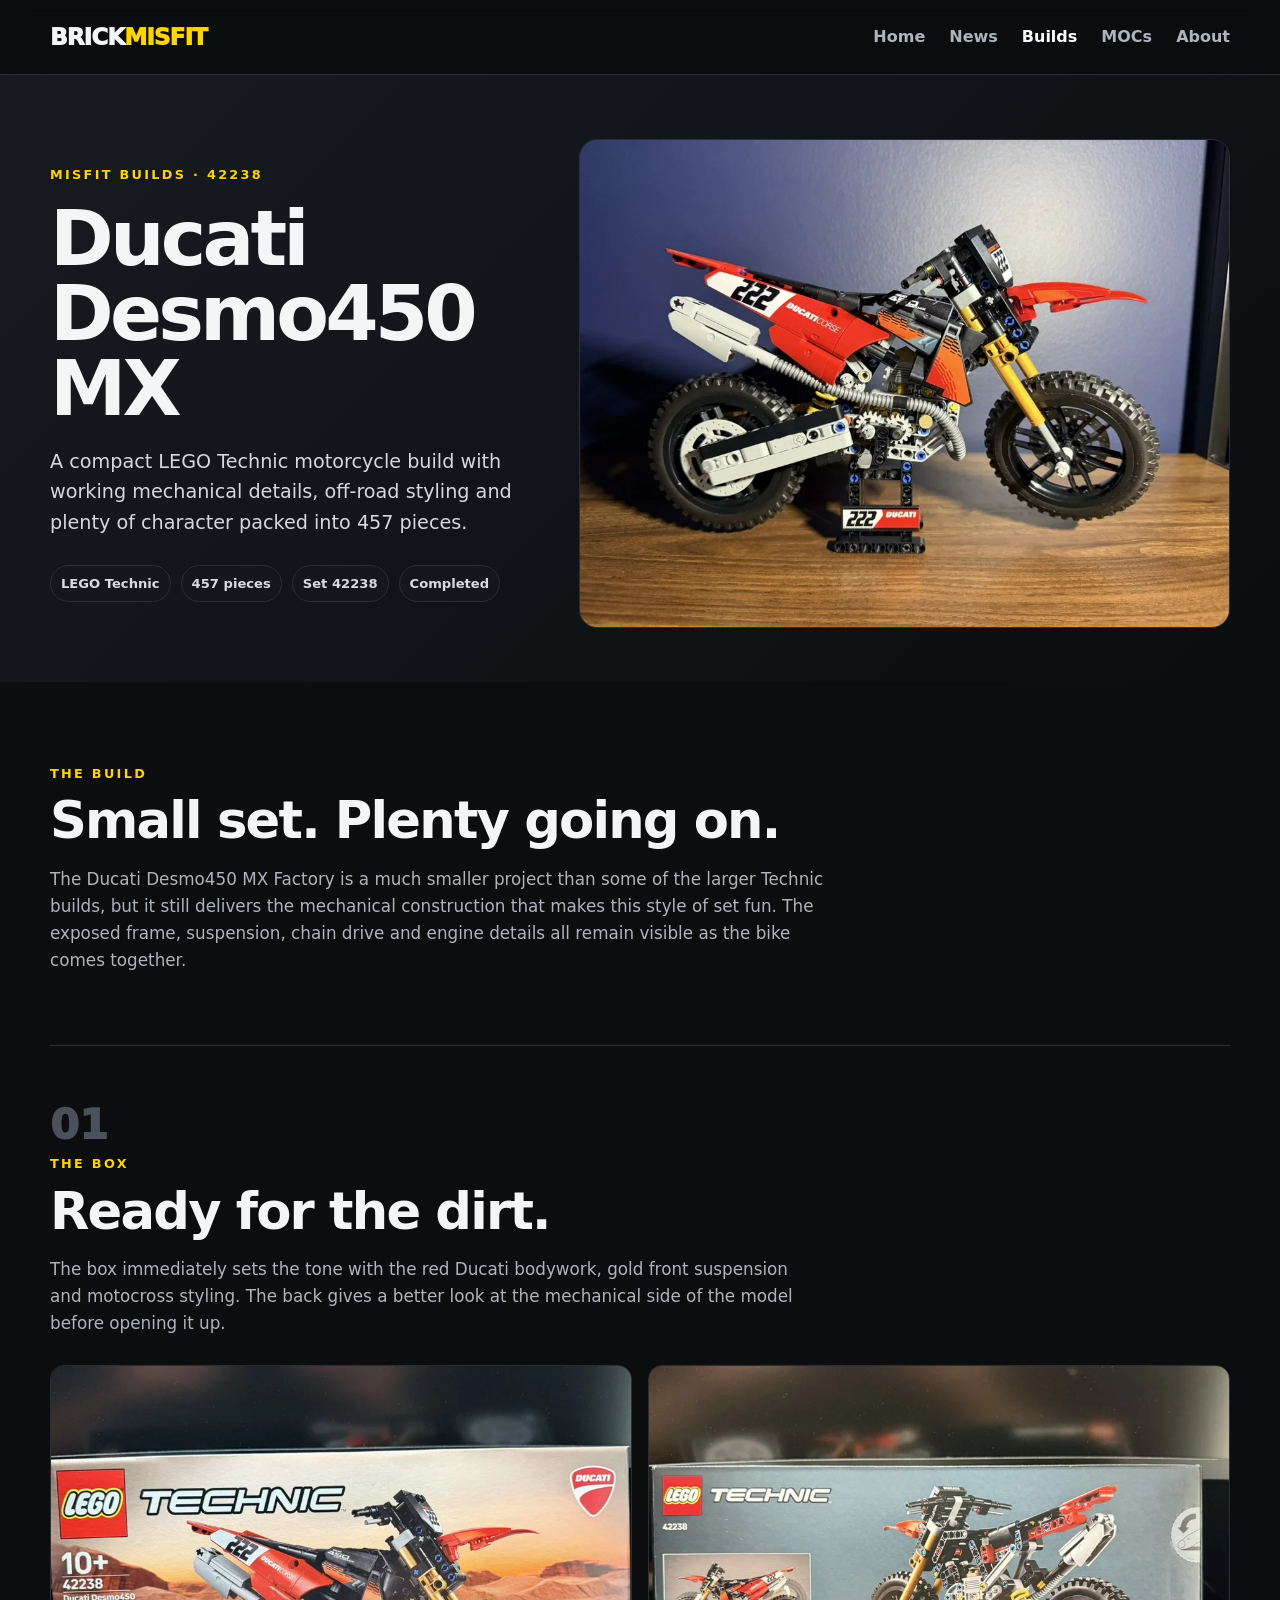
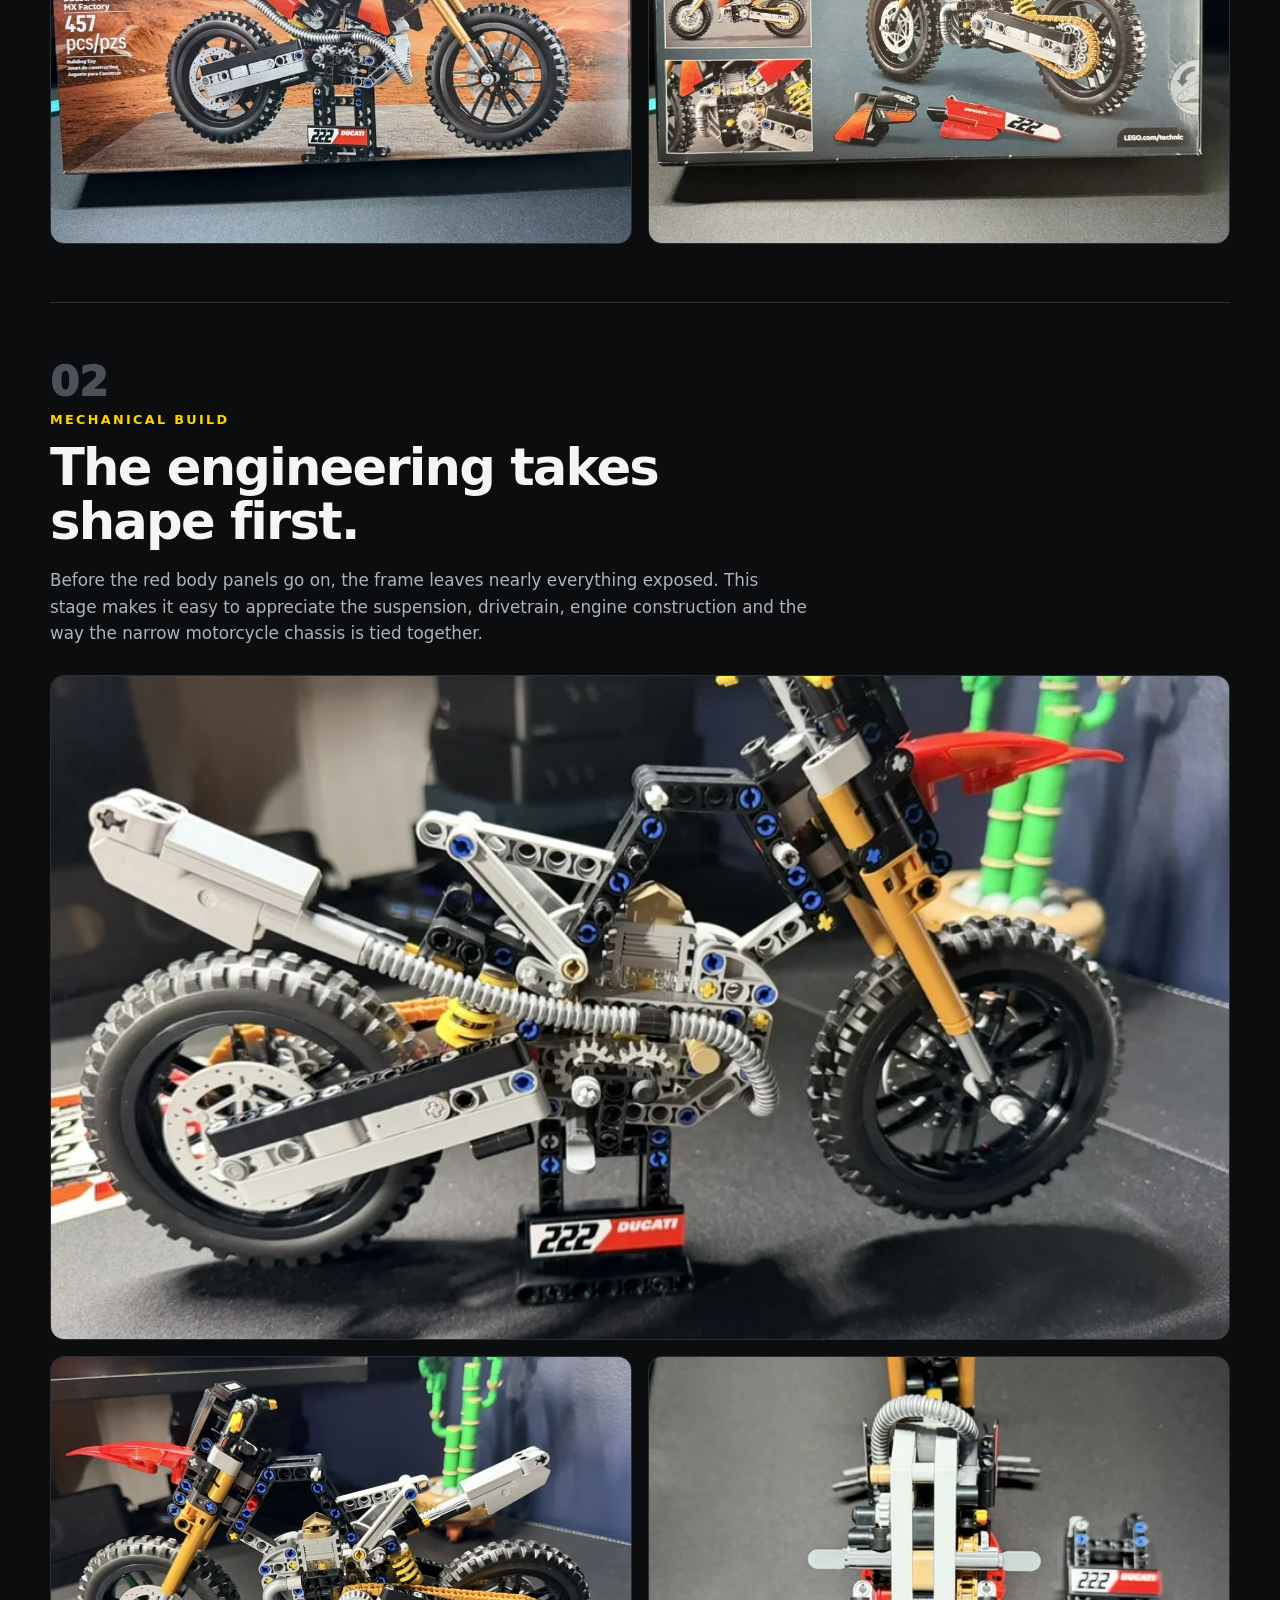
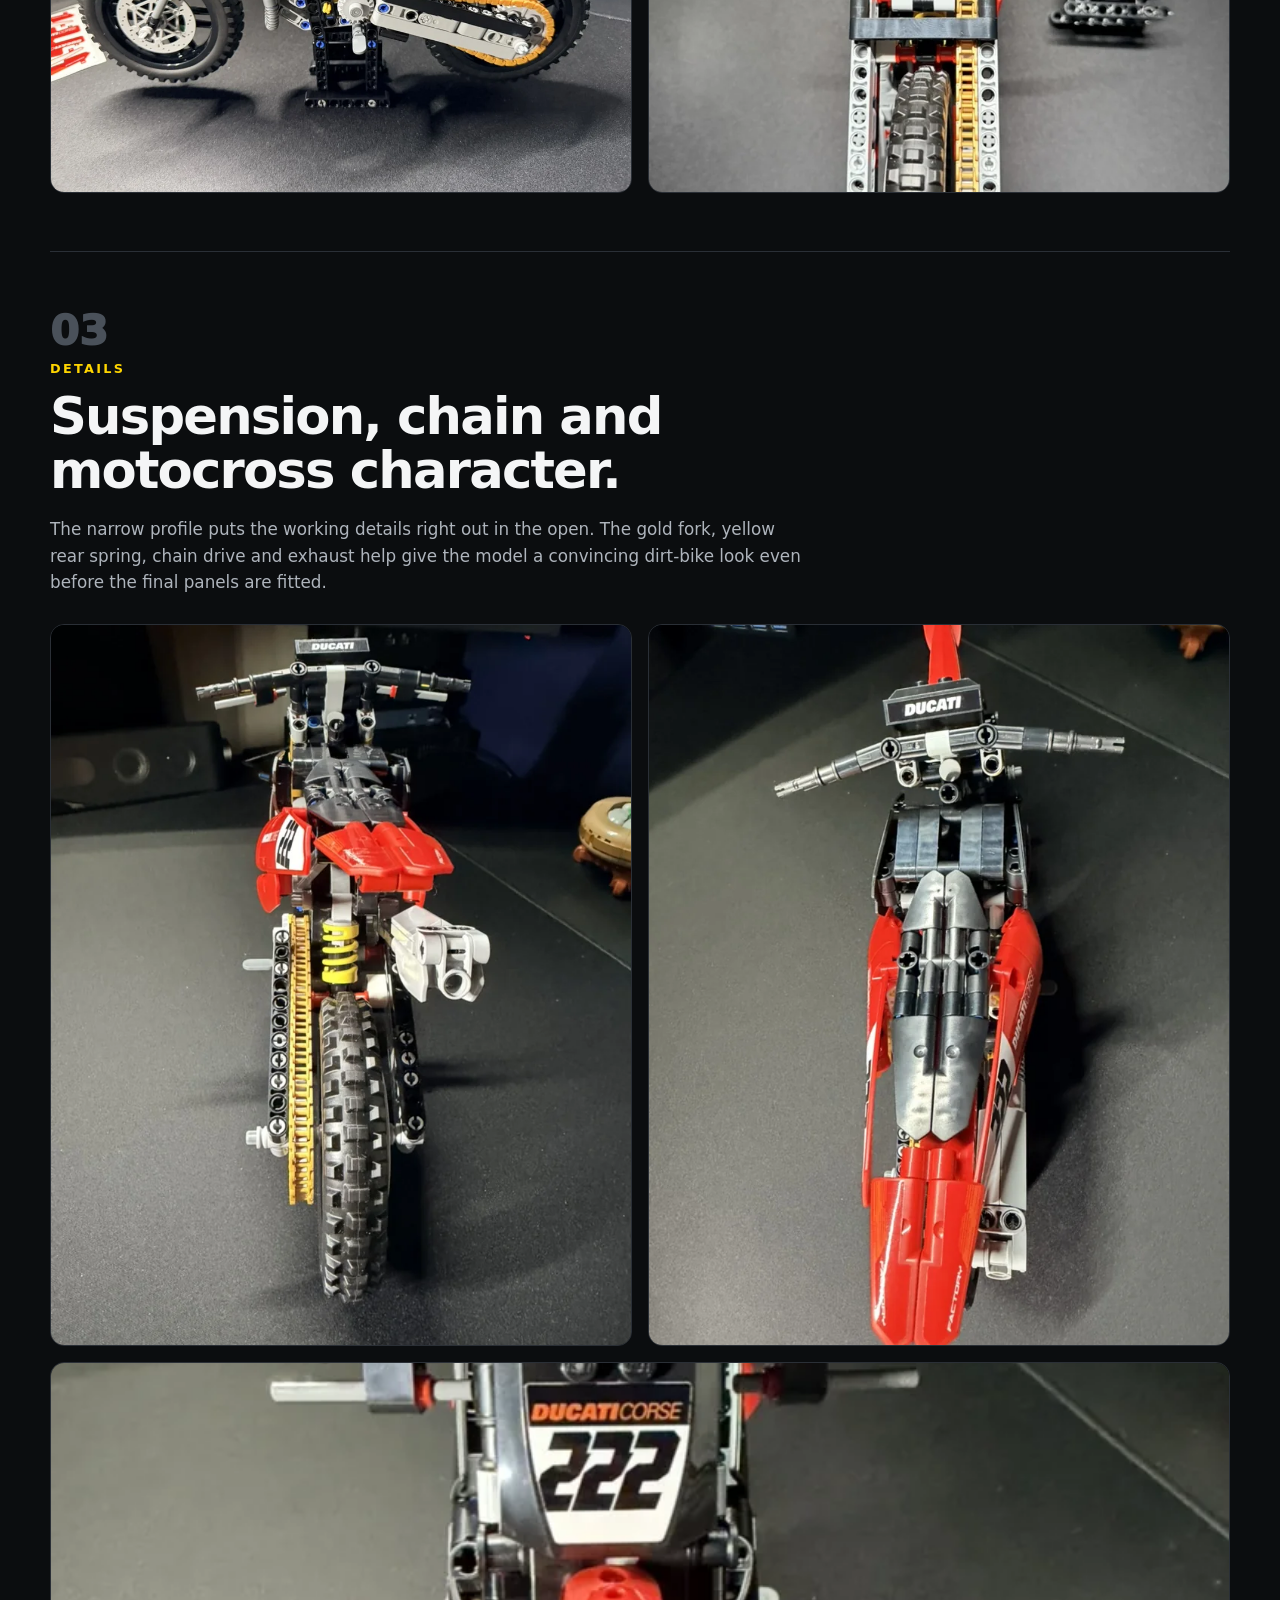
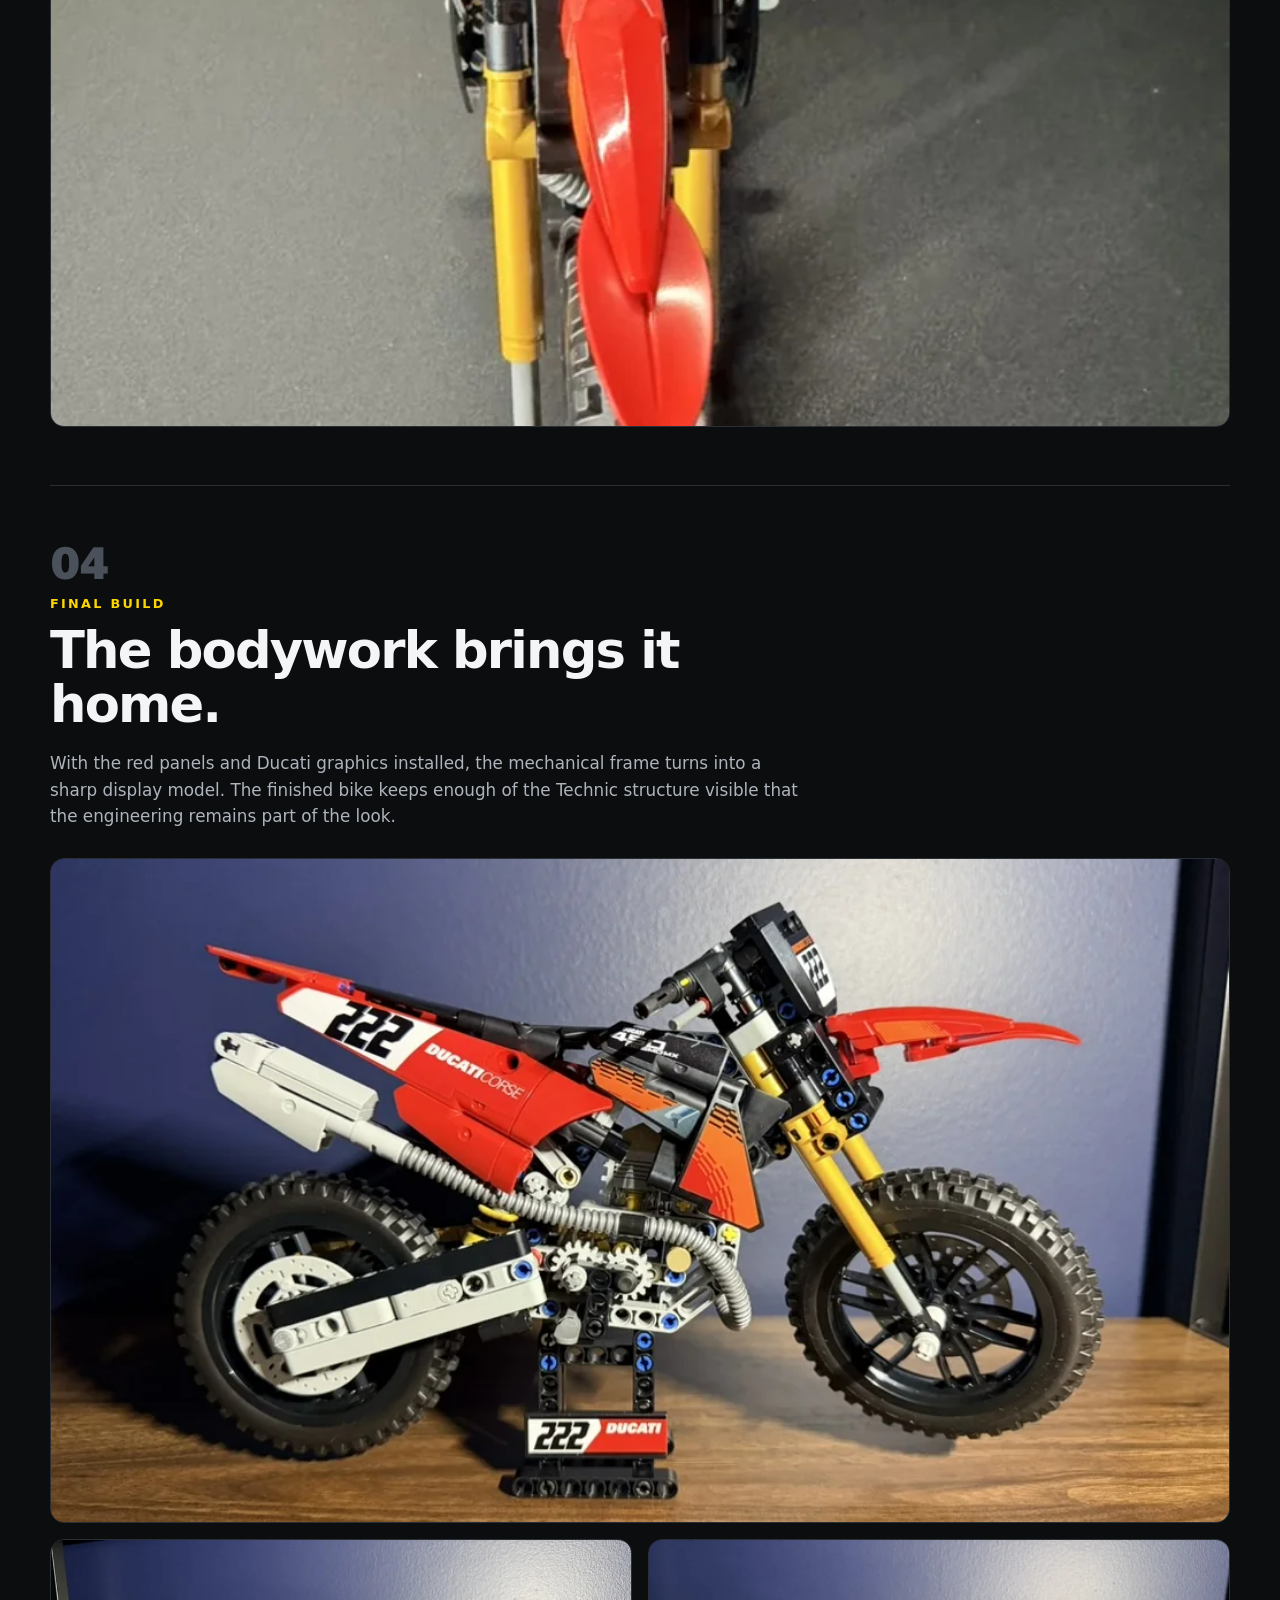
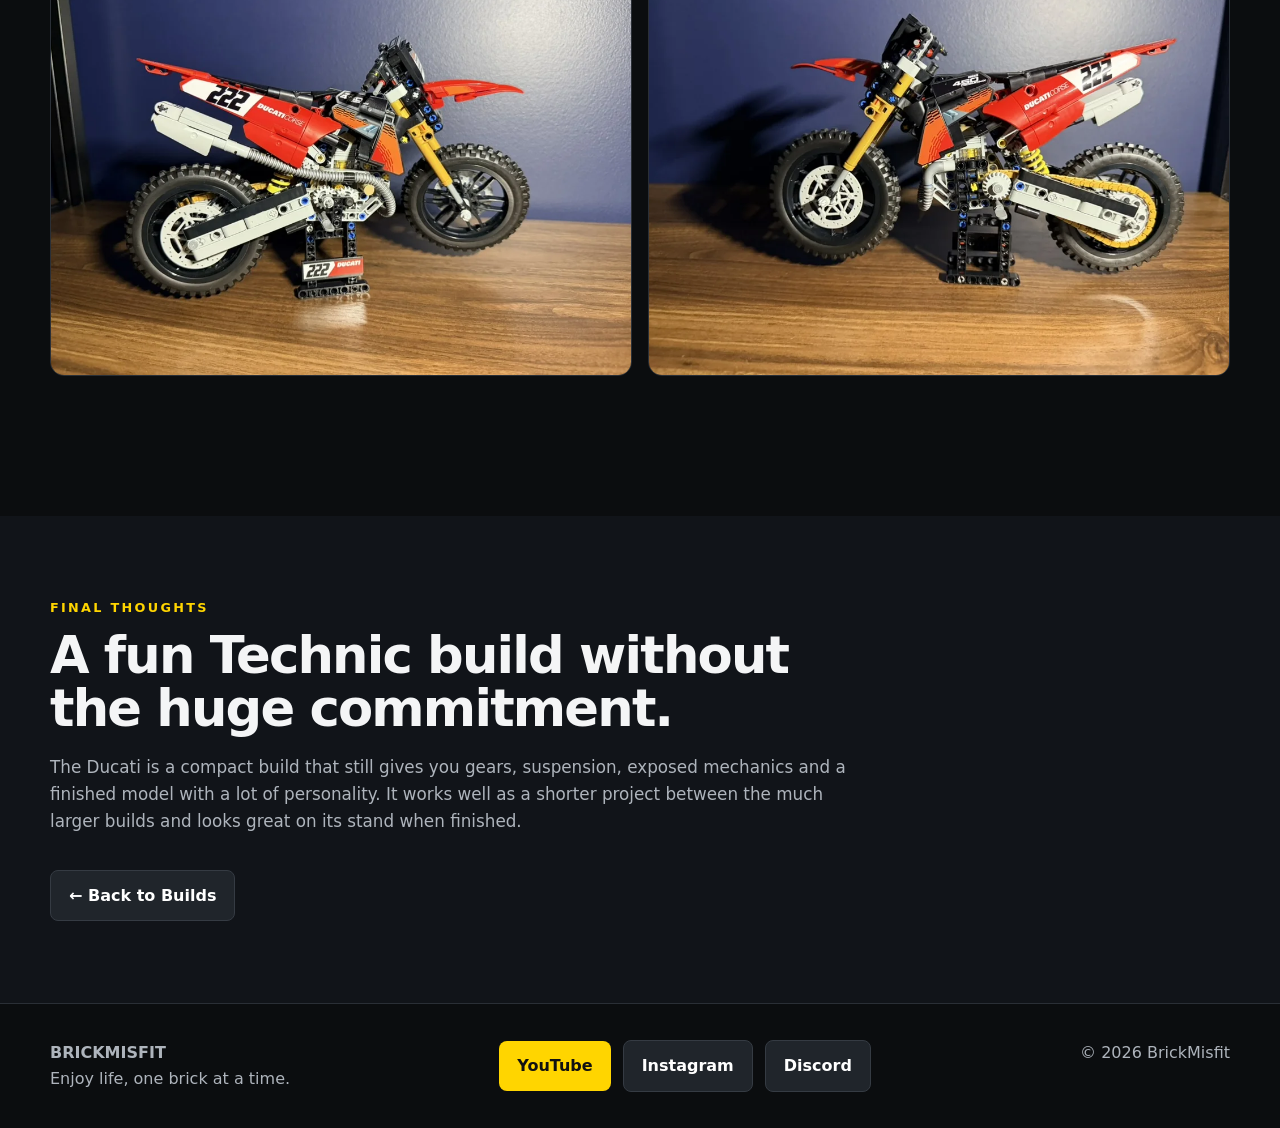
<file: builds/lego-ducati-desmo450.html>
<!doctype html><html lang="en"><head><meta charset="utf-8"><meta name="viewport" content="width=device-width,initial-scale=1"><meta name="description" content="BrickMisfit build journal for LEGO Technic Ducati Desmo450 MX Factory 42238, a 457-piece motorcycle build."><title>LEGO Ducati Desmo450 MX Build | BrickMisfit</title><link rel="stylesheet" href="../css/style.css"></head><body>
<header><div class="container nav"><a class="brand" href="../index.html">BRICK<span>MISFIT</span></a><button class="menu" aria-label="Menu">☰</button><nav><a href="../index.html">Home</a><a href="../news.html">News</a><a href="../builds.html" class="active">Builds</a><!-- BRICKMISFIT_RESOURCES_NAV_DISABLED <a href="../resources.html">Resources</a> --><a href="../mocs.html">MOCs</a><!-- BRICKMISFIT_COLLECTION_DISABLED <a href="../collection.html">Collection</a> --><a href="../about.html">About</a></nav></div></header>
<main>
<section class="build-hero"><div class="container build-hero-grid"><div class="build-hero-copy"><div class="eyebrow">Misfit Builds · 42238</div><h1>Ducati Desmo450 MX</h1><p class="lead build-lead">A compact LEGO Technic motorcycle build with working mechanical details, off-road styling and plenty of character packed into 457 pieces.</p><div class="build-meta"><span>LEGO Technic</span><span>457 pieces</span><span>Set 42238</span><span>Completed</span></div></div><div class="build-hero-image"><img src="../images/builds/ducati-desmo450/final-hero.webp" alt="Completed LEGO Technic Ducati Desmo450 MX Factory build"></div></div></section>
<section class="build-story"><div class="container build-narrow"><div class="eyebrow">The Build</div><h2>Small set. Plenty going on.</h2><p>The Ducati Desmo450 MX Factory is a much smaller project than some of the larger Technic builds, but it still delivers the mechanical construction that makes this style of set fun. The exposed frame, suspension, chain drive and engine details all remain visible as the bike comes together.</p></div></section>
<section class="build-gallery-section"><div class="container">
<div class="build-chapter"><div><span class="chapter-num">01</span><div class="eyebrow">The Box</div><h2>Ready for the dirt.</h2><p>The box immediately sets the tone with the red Ducati bodywork, gold front suspension and motocross styling. The back gives a better look at the mechanical side of the model before opening it up.</p></div><div class="photo-pair"><figure><img src="../images/builds/ducati-desmo450/box-front.webp" alt="Front of LEGO Technic Ducati Desmo450 MX Factory box"><figcaption>LEGO Technic Ducati Desmo450 MX Factory, set 42238.</figcaption></figure><figure><img src="../images/builds/ducati-desmo450/box-back.webp" alt="Back of LEGO Technic Ducati Desmo450 MX Factory box"><figcaption>A preview of the exposed mechanics and finished bike.</figcaption></figure></div></div>
<div class="build-chapter"><div><span class="chapter-num">02</span><div class="eyebrow">Mechanical Build</div><h2>The engineering takes shape first.</h2><p>Before the red body panels go on, the frame leaves nearly everything exposed. This stage makes it easy to appreciate the suspension, drivetrain, engine construction and the way the narrow motorcycle chassis is tied together.</p></div><div class="photo-grid"><figure class="wide"><img src="../images/builds/ducati-desmo450/mechanical-left.webp" alt="LEGO Ducati mechanical frame during construction"></figure><figure><img src="../images/builds/ducati-desmo450/mechanical-right.webp" alt="Opposite side of LEGO Ducati mechanical frame"></figure><figure><img src="../images/builds/ducati-desmo450/frame-detail.webp" alt="Top view of LEGO Ducati frame and drivetrain"></figure></div></div>
<div class="build-chapter"><div><span class="chapter-num">03</span><div class="eyebrow">Details</div><h2>Suspension, chain and motocross character.</h2><p>The narrow profile puts the working details right out in the open. The gold fork, yellow rear spring, chain drive and exhaust help give the model a convincing dirt-bike look even before the final panels are fitted.</p></div><div class="photo-grid detail-grid"><figure><img src="../images/builds/ducati-desmo450/rear-detail.webp" alt="Rear suspension and chain detail on LEGO Ducati"></figure><figure><img src="../images/builds/ducati-desmo450/top-detail.webp" alt="Top view of LEGO Ducati build"></figure><figure class="wide"><img src="../images/builds/ducati-desmo450/front-detail.webp" alt="Front view of LEGO Ducati Desmo450 MX"></figure></div></div>
<div class="build-chapter"><div><span class="chapter-num">04</span><div class="eyebrow">Final Build</div><h2>The bodywork brings it home.</h2><p>With the red panels and Ducati graphics installed, the mechanical frame turns into a sharp display model. The finished bike keeps enough of the Technic structure visible that the engineering remains part of the look.</p></div><figure class="feature-photo"><img src="../images/builds/ducati-desmo450/final-hero.webp" alt="Completed LEGO Technic Ducati Desmo450 MX Factory"></figure><div class="photo-grid final-grid"><figure><img src="../images/builds/ducati-desmo450/final-left.webp" alt="Completed LEGO Ducati from the right side"></figure><figure><img src="../images/builds/ducati-desmo450/final-right.webp" alt="Completed LEGO Ducati from the left side"></figure></div></div>
</div></section>
<section class="build-thoughts"><div class="container build-narrow"><div class="eyebrow">Final Thoughts</div><h2>A fun Technic build without the huge commitment.</h2><p>The Ducati is a compact build that still gives you gears, suspension, exposed mechanics and a finished model with a lot of personality. It works well as a shorter project between the much larger builds and looks great on its stand when finished.</p><a class="btn secondary" href="../builds.html">← Back to Builds</a></div></section>
</main>
<footer><div class="container footer"><div><strong>BRICKMISFIT</strong><br>Enjoy life, one brick at a time.</div><div class="footer-social"><a class="btn" href="https://youtube.com/@thebrickmisfit" target="_blank" rel="noopener noreferrer">YouTube</a><a class="btn secondary" href="https://www.instagram.com/thebrickmisfit/" target="_blank" rel="noopener noreferrer">Instagram</a><a class="btn secondary" href="https://discord.gg/xfMkHYcvC" target="_blank" rel="noopener noreferrer">Discord</a></div><div>© <span id="year"></span> BrickMisfit</div></div></footer><script src="../js/main.js"></script></body></html>
</file>
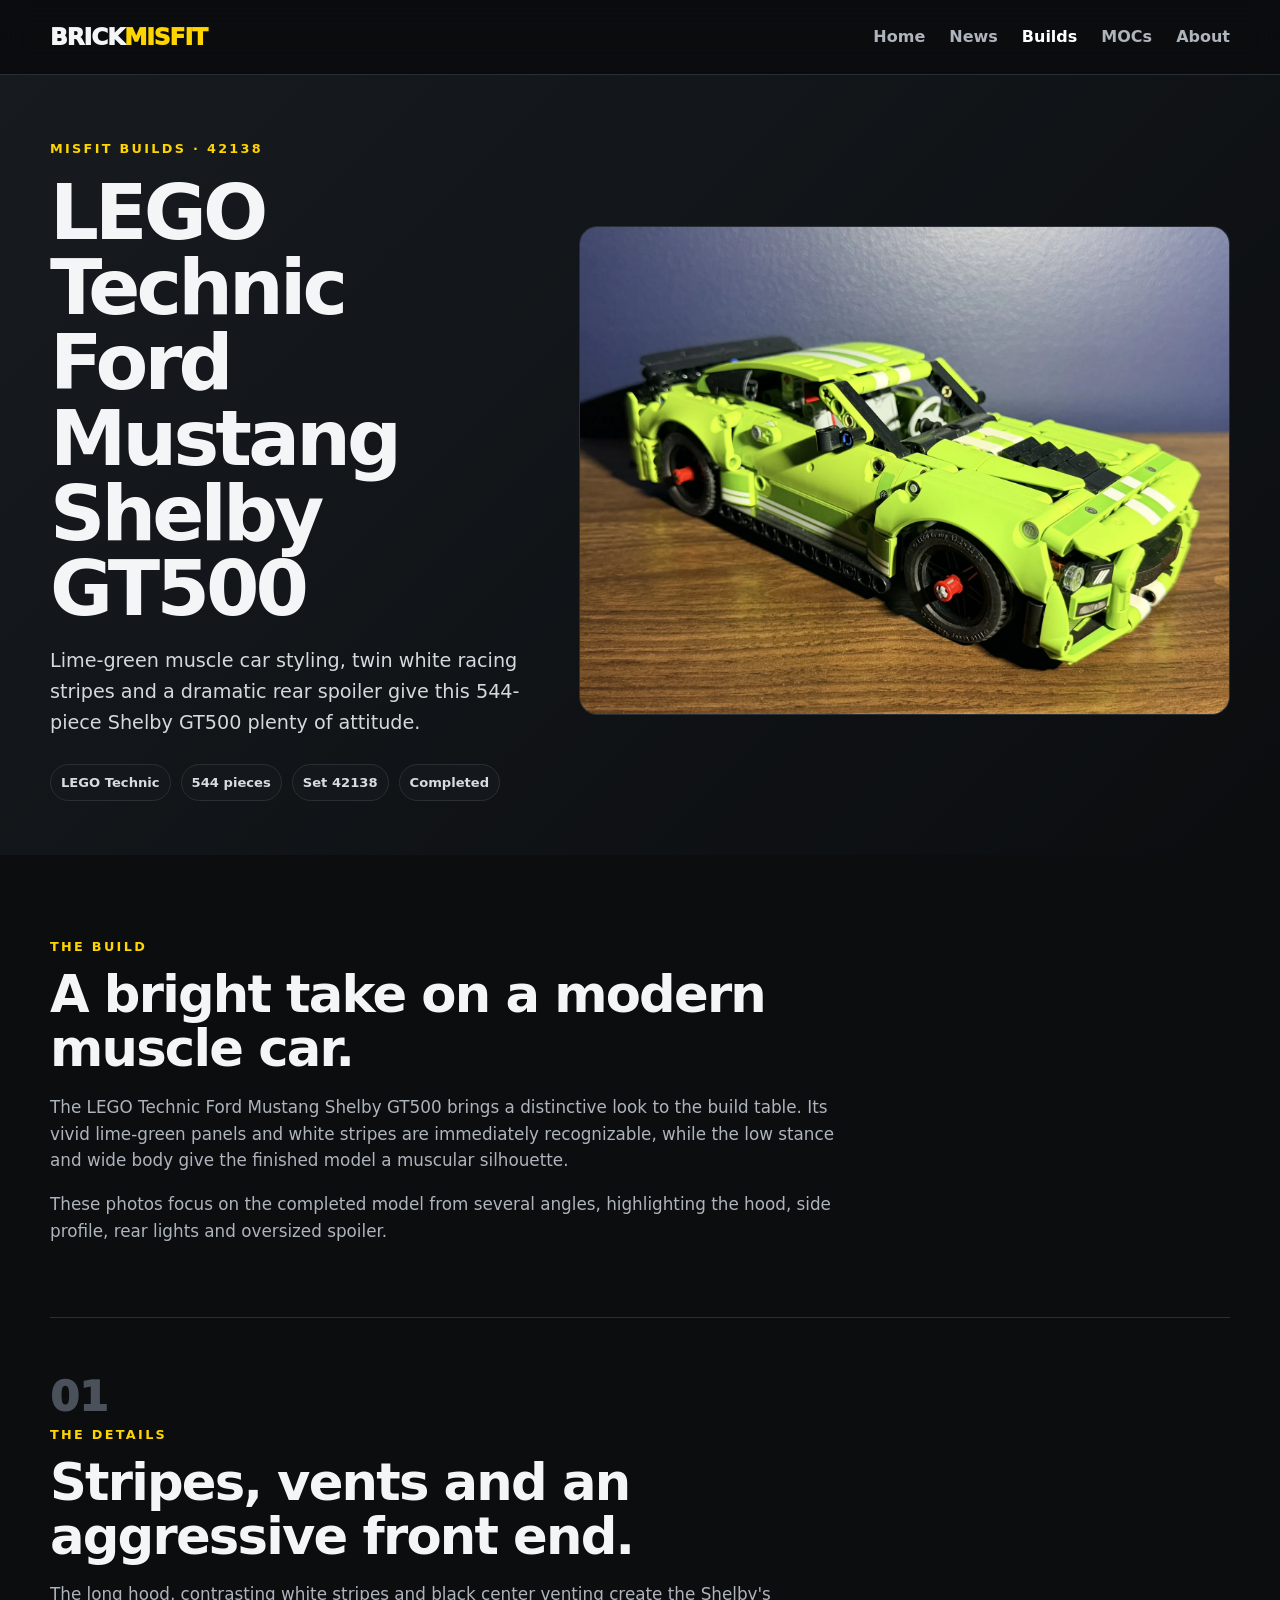
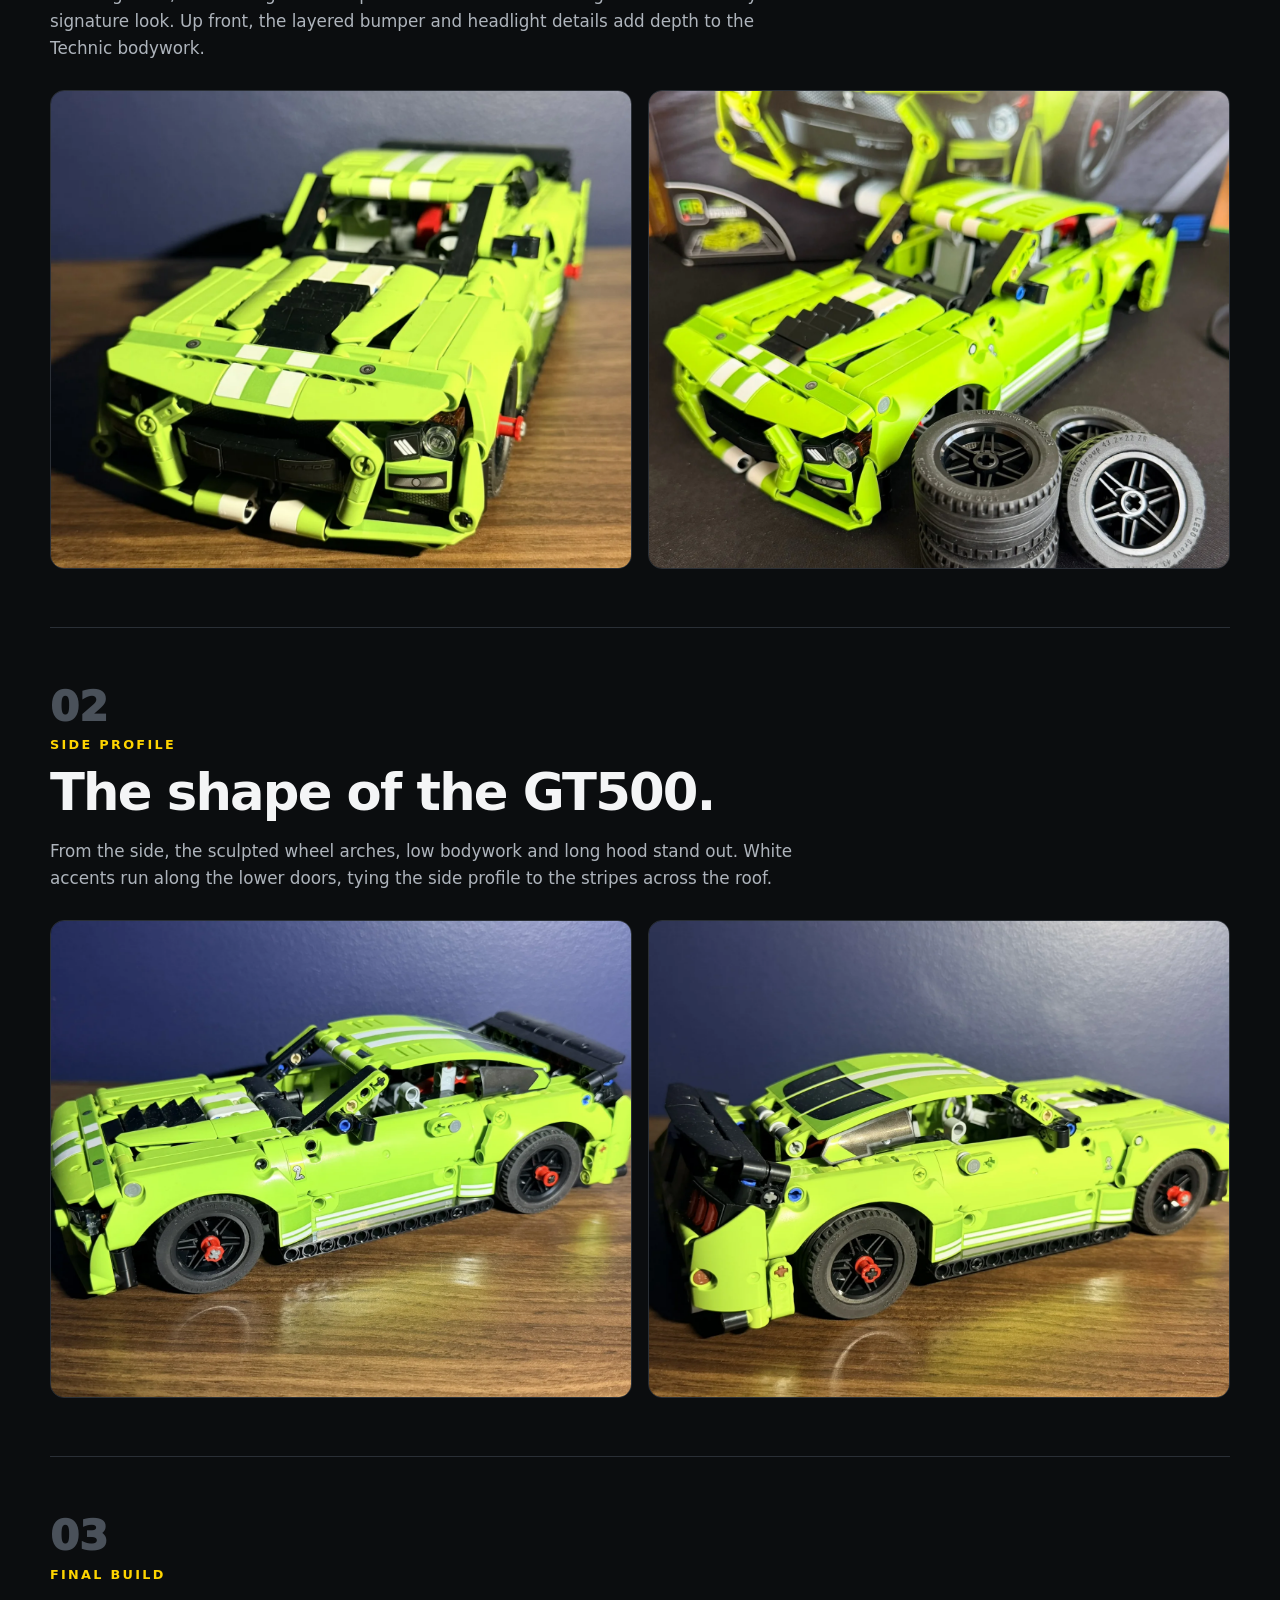
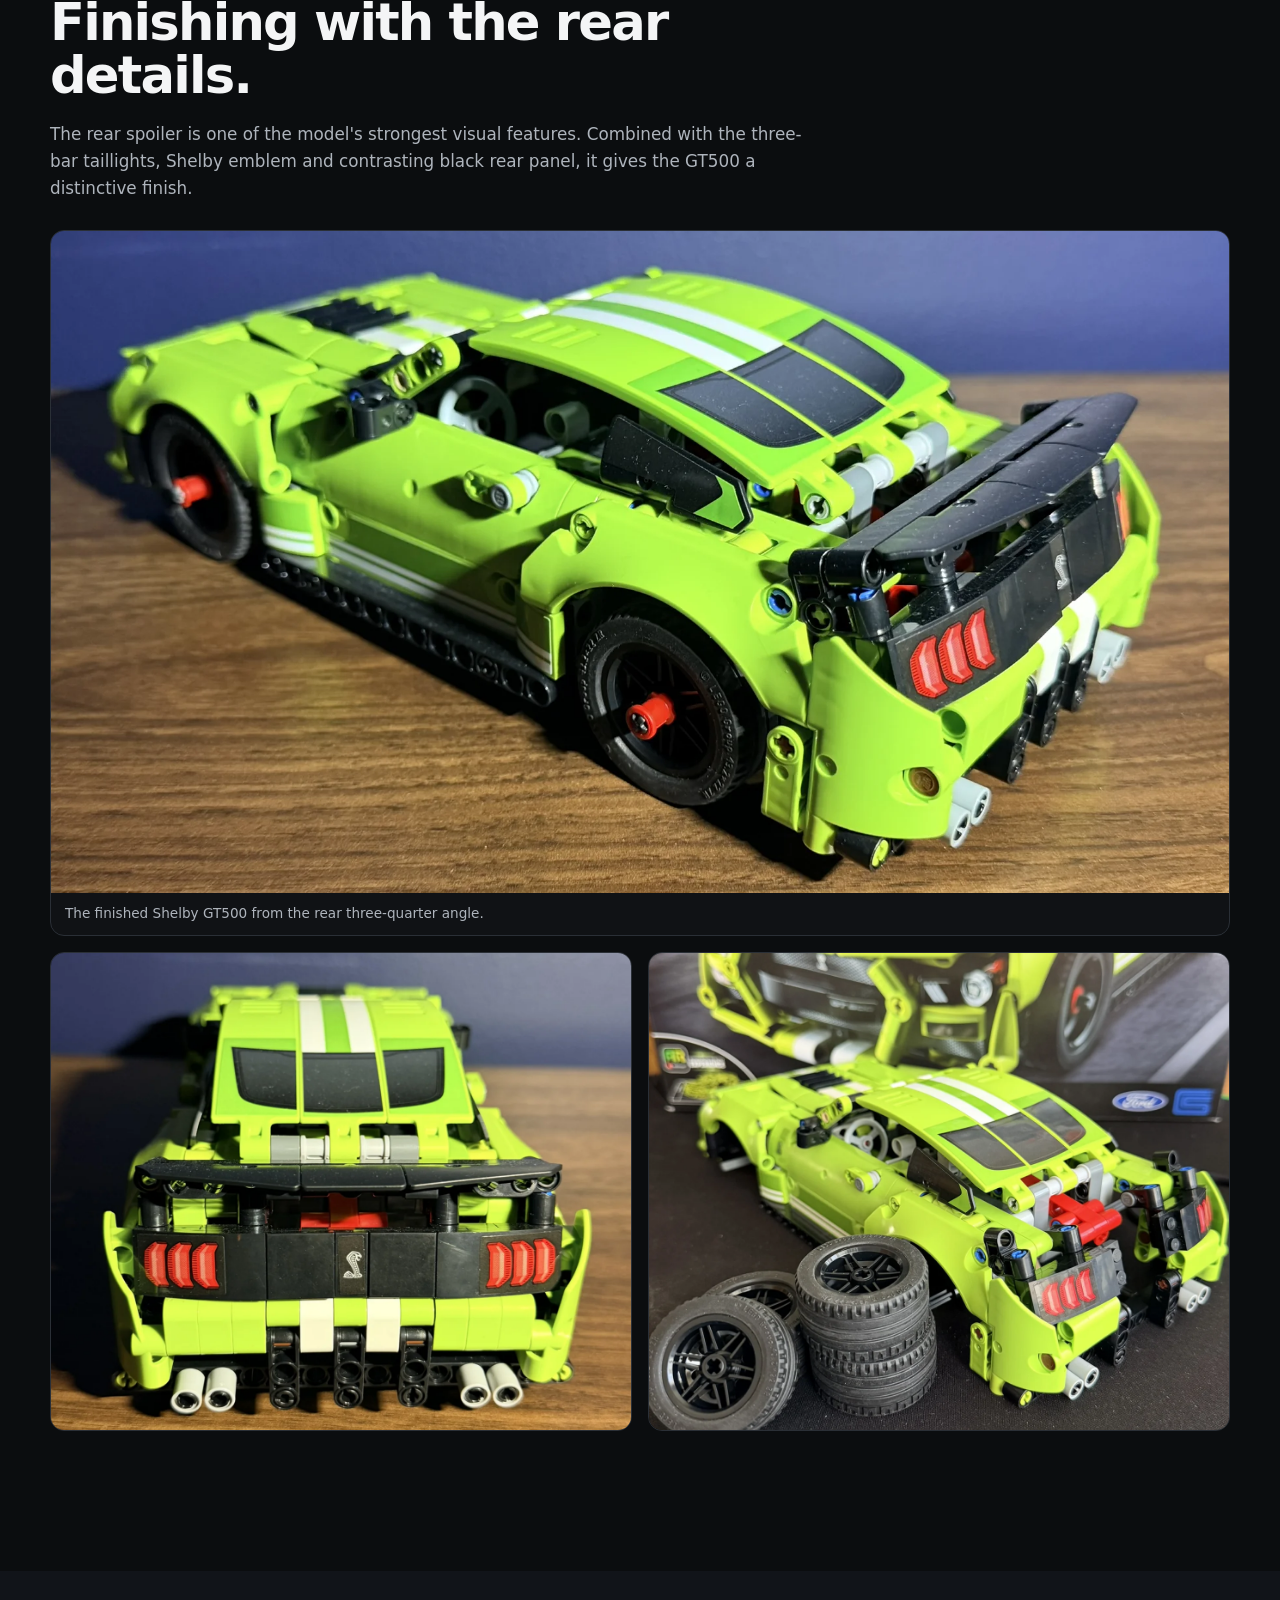
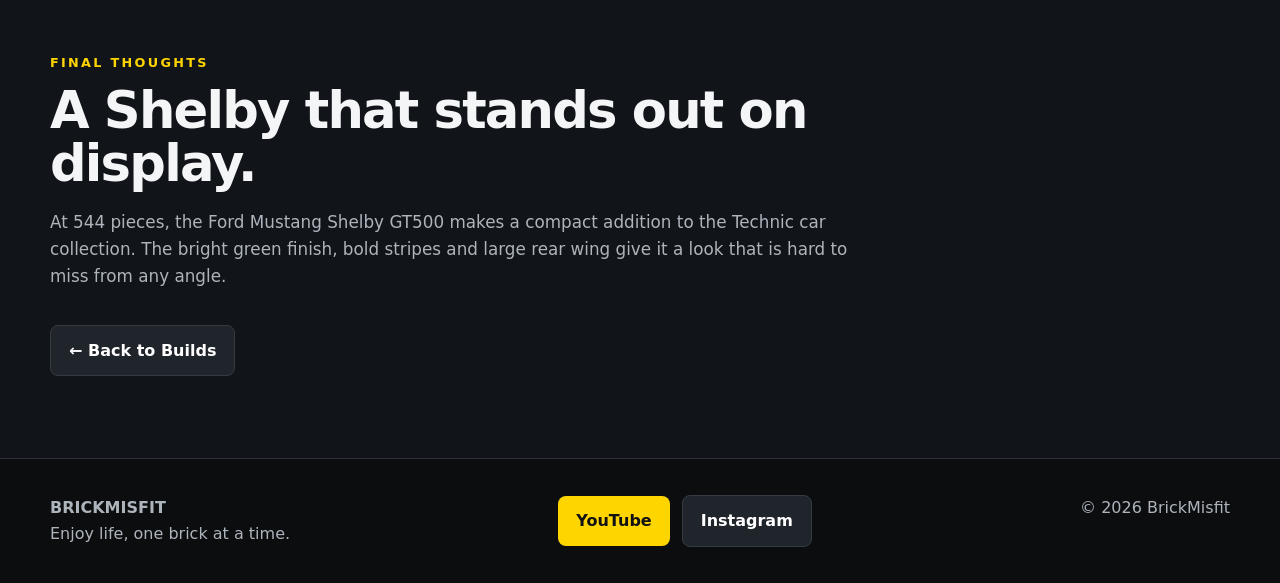
<file: builds/lego-ford-mustang-shelby-gt500.html>
<!doctype html><html lang="en"><head><meta charset="utf-8"><meta name="viewport" content="width=device-width,initial-scale=1"><meta name="description" content="BrickMisfit build journal for LEGO Technic Ford Mustang Shelby GT500 set 42138, a 544-piece lime-green muscle car build."><title>LEGO Technic Ford Mustang Shelby GT500 Build | BrickMisfit</title><link rel="stylesheet" href="../css/style.css"></head><body>
<header><div class="container nav"><a class="brand" href="../index.html">BRICK<span>MISFIT</span></a><button class="menu" aria-label="Menu">☰</button><nav><a href="../index.html">Home</a><a href="../news.html">News</a><a href="../builds.html" class="active">Builds</a><!-- BRICKMISFIT_RESOURCES_NAV_DISABLED <a href="../resources.html">Resources</a> --><a href="../mocs.html">MOCs</a><!-- BRICKMISFIT_COLLECTION_DISABLED <a href="../collection.html">Collection</a> --><a href="../about.html">About</a></nav></div></header>
<main>
<section class="build-hero"><div class="container build-hero-grid"><div class="build-hero-copy"><div class="eyebrow">Misfit Builds · 42138</div><h1>LEGO Technic Ford Mustang Shelby GT500</h1><p class="lead build-lead">Lime-green muscle car styling, twin white racing stripes and a dramatic rear spoiler give this 544-piece Shelby GT500 plenty of attitude.</p><div class="build-meta"><span>LEGO Technic</span><span>544 pieces</span><span>Set 42138</span><span>Completed</span></div></div><div class="build-hero-image"><img src="../images/builds/ford-mustang-shelby/final-hero.webp" alt="Completed LEGO Technic Ford Mustang Shelby GT500 in lime green, viewed from the front three-quarter angle"></div></div></section>
<section class="build-story"><div class="container build-narrow"><div class="eyebrow">The Build</div><h2>A bright take on a modern muscle car.</h2><p>The LEGO Technic Ford Mustang Shelby GT500 brings a distinctive look to the build table. Its vivid lime-green panels and white stripes are immediately recognizable, while the low stance and wide body give the finished model a muscular silhouette.</p><p>These photos focus on the completed model from several angles, highlighting the hood, side profile, rear lights and oversized spoiler.</p></div></section>
<section class="build-gallery-section"><div class="container">
<div class="build-chapter"><div><span class="chapter-num">01</span><div class="eyebrow">The Details</div><h2>Stripes, vents and an aggressive front end.</h2><p>The long hood, contrasting white stripes and black center venting create the Shelby's signature look. Up front, the layered bumper and headlight details add depth to the Technic bodywork.</p></div><div class="photo-pair"><figure><img src="../images/builds/ford-mustang-shelby/final-front.webp" alt="Front view of lime-green Shelby GT500 showing white stripes and grille"><figcaption>Front-end details and racing stripes.</figcaption></figure><figure><img src="../images/builds/ford-mustang-shelby/display-front.webp" alt="Shelby GT500 model posed in front of its box with wheels arranged nearby"><figcaption>The model alongside its box art.</figcaption></figure></div></div>
<div class="build-chapter"><div><span class="chapter-num">02</span><div class="eyebrow">Side Profile</div><h2>The shape of the GT500.</h2><p>From the side, the sculpted wheel arches, low bodywork and long hood stand out. White accents run along the lower doors, tying the side profile to the stripes across the roof.</p></div><div class="photo-pair"><figure><img src="../images/builds/ford-mustang-shelby/final-side.webp" alt="Side profile of completed lime-green LEGO Technic Ford Mustang Shelby GT500"><figcaption>The low, wide muscle-car silhouette.</figcaption></figure><figure><img src="../images/builds/ford-mustang-shelby/final-opposite-side.webp" alt="Opposite side view of LEGO Technic Shelby GT500"><figcaption>A look at the other side of the finished build.</figcaption></figure></div></div>
<div class="build-chapter"><div><span class="chapter-num">03</span><div class="eyebrow">Final Build</div><h2>Finishing with the rear details.</h2><p>The rear spoiler is one of the model's strongest visual features. Combined with the three-bar taillights, Shelby emblem and contrasting black rear panel, it gives the GT500 a distinctive finish.</p></div><figure class="feature-photo"><img src="../images/builds/ford-mustang-shelby/final-rear-three-quarter.webp" alt="Rear three-quarter view of completed LEGO Shelby GT500 with large black spoiler"><figcaption>The finished Shelby GT500 from the rear three-quarter angle.</figcaption></figure><div class="photo-pair"><figure><img src="../images/builds/ford-mustang-shelby/final-rear.webp" alt="Straight-on rear view showing Shelby emblem and triple taillights"><figcaption>Triple taillights and the Shelby emblem.</figcaption></figure><figure><img src="../images/builds/ford-mustang-shelby/display-rear.webp" alt="Shelby GT500 posed with its box art, showing the rear bodywork"><figcaption>A second look at the rear details.</figcaption></figure></div></div>
</div></section>
<section class="build-thoughts"><div class="container build-narrow"><div class="eyebrow">Final Thoughts</div><h2>A Shelby that stands out on display.</h2><p>At 544 pieces, the Ford Mustang Shelby GT500 makes a compact addition to the Technic car collection. The bright green finish, bold stripes and large rear wing give it a look that is hard to miss from any angle.</p><a class="btn secondary" href="../builds.html">← Back to Builds</a></div></section>
</main><footer><div class="container footer"><div><strong>BRICKMISFIT</strong><br>Enjoy life, one brick at a time.</div><div class="footer-social"><a class="btn" href="https://youtube.com/@thebrickmisfit" target="_blank" rel="noopener noreferrer">YouTube</a><a class="btn secondary" href="https://www.instagram.com/thebrickmisfit/" target="_blank" rel="noopener noreferrer">Instagram</a></div><div>© <span id="year"></span> BrickMisfit</div></div></footer><script src="../js/main.js"></script></body></html>
</file>
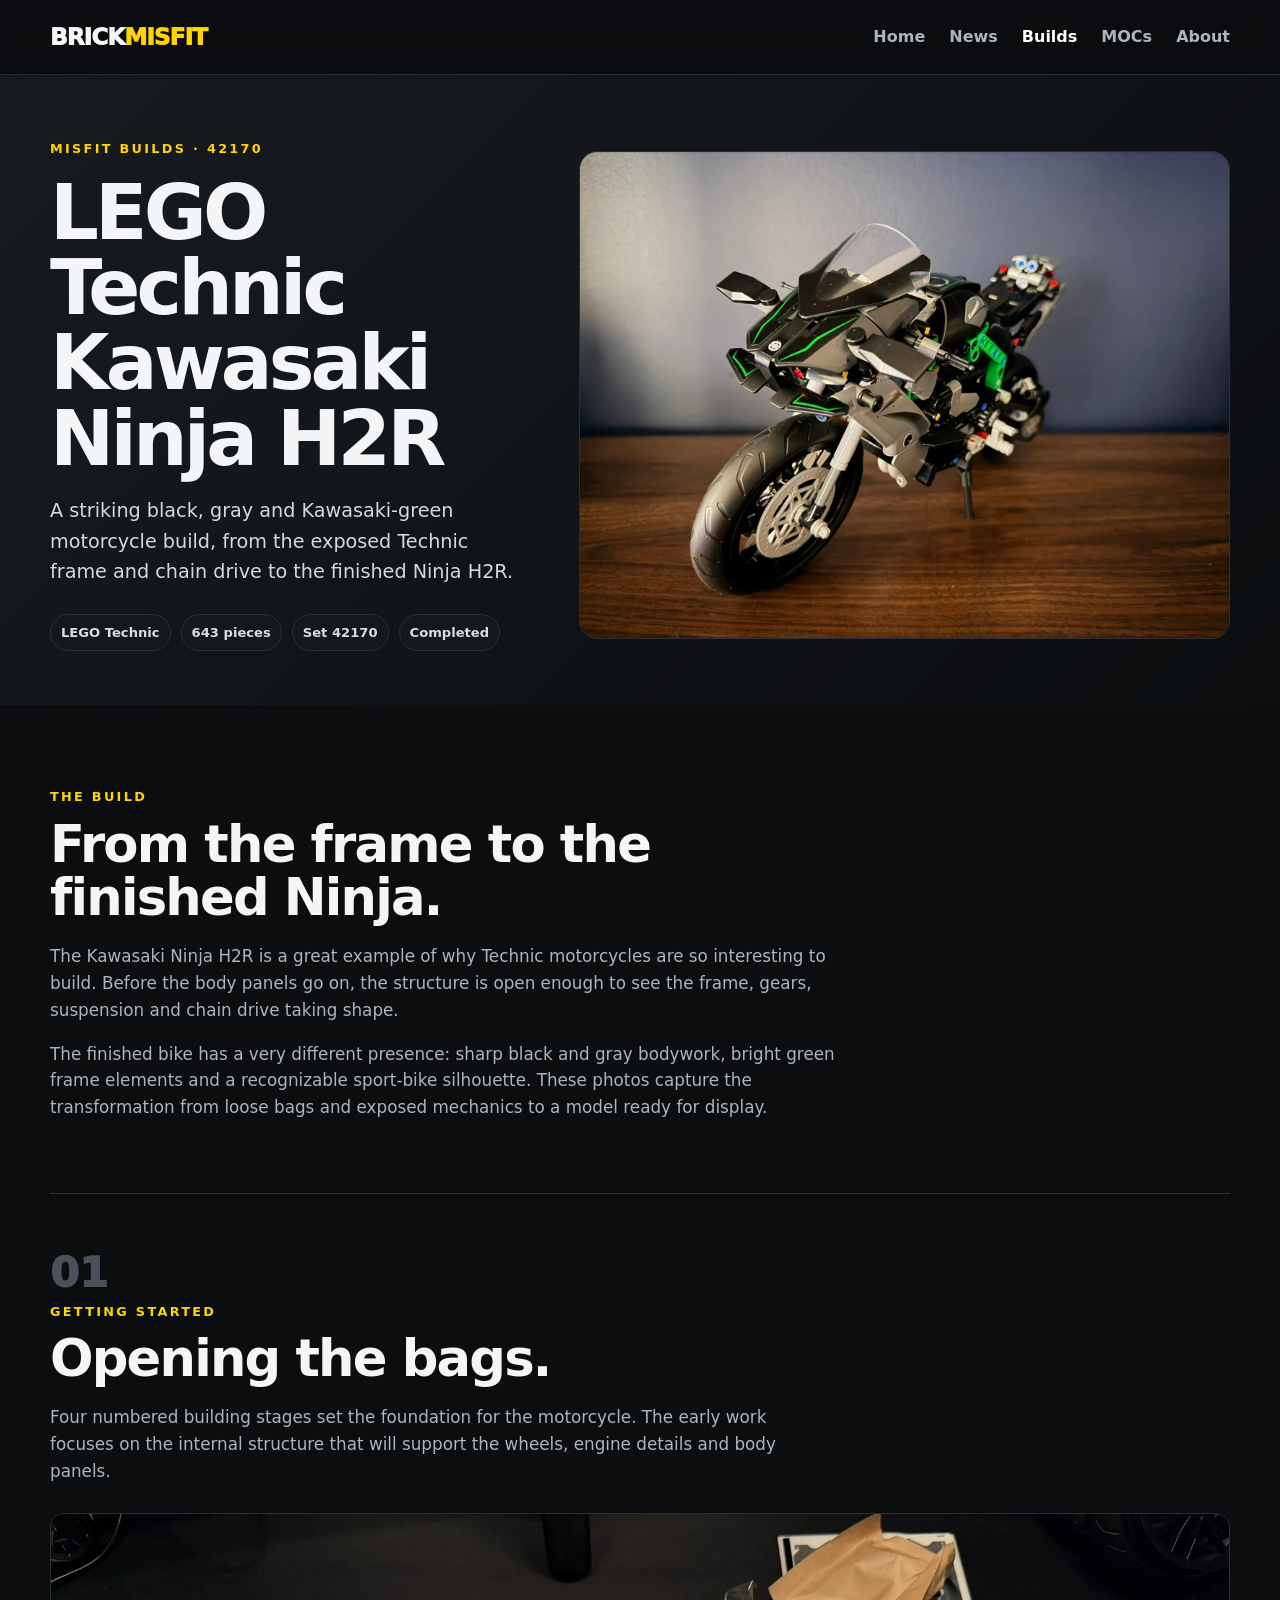
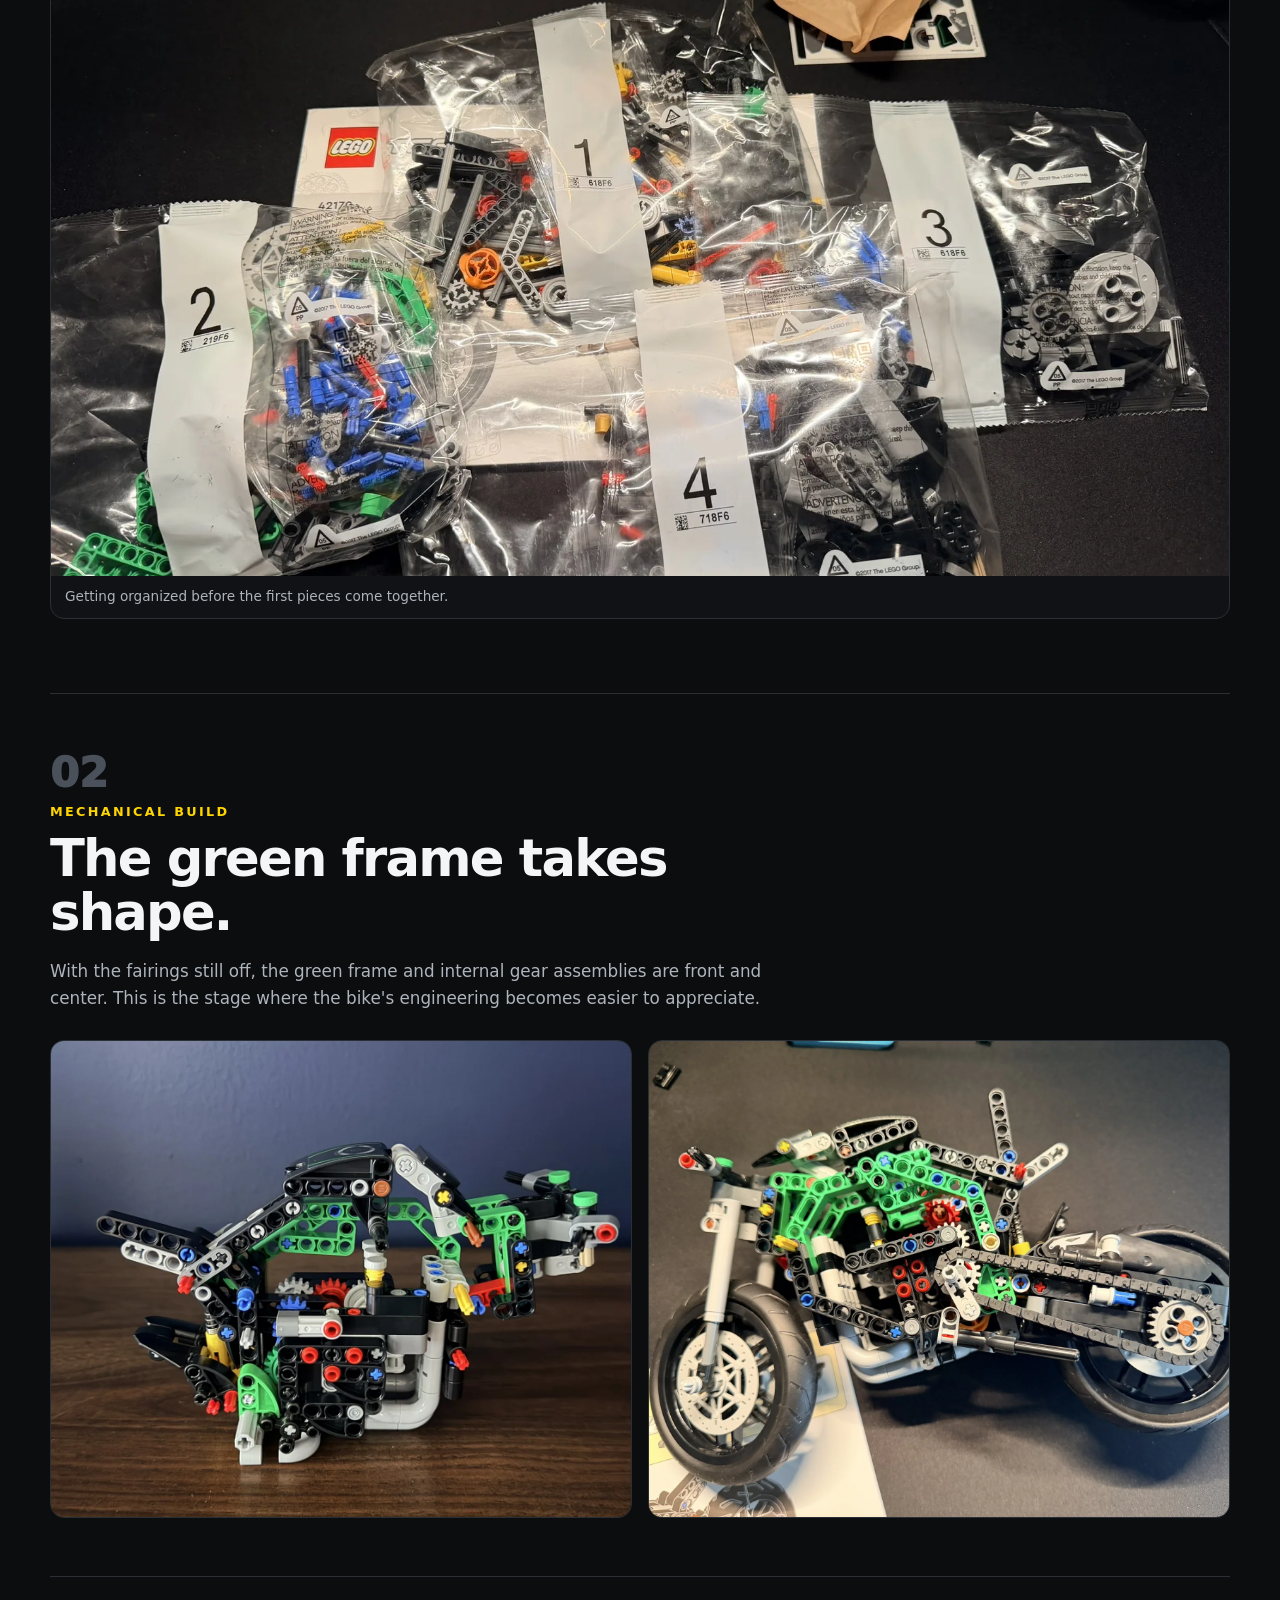
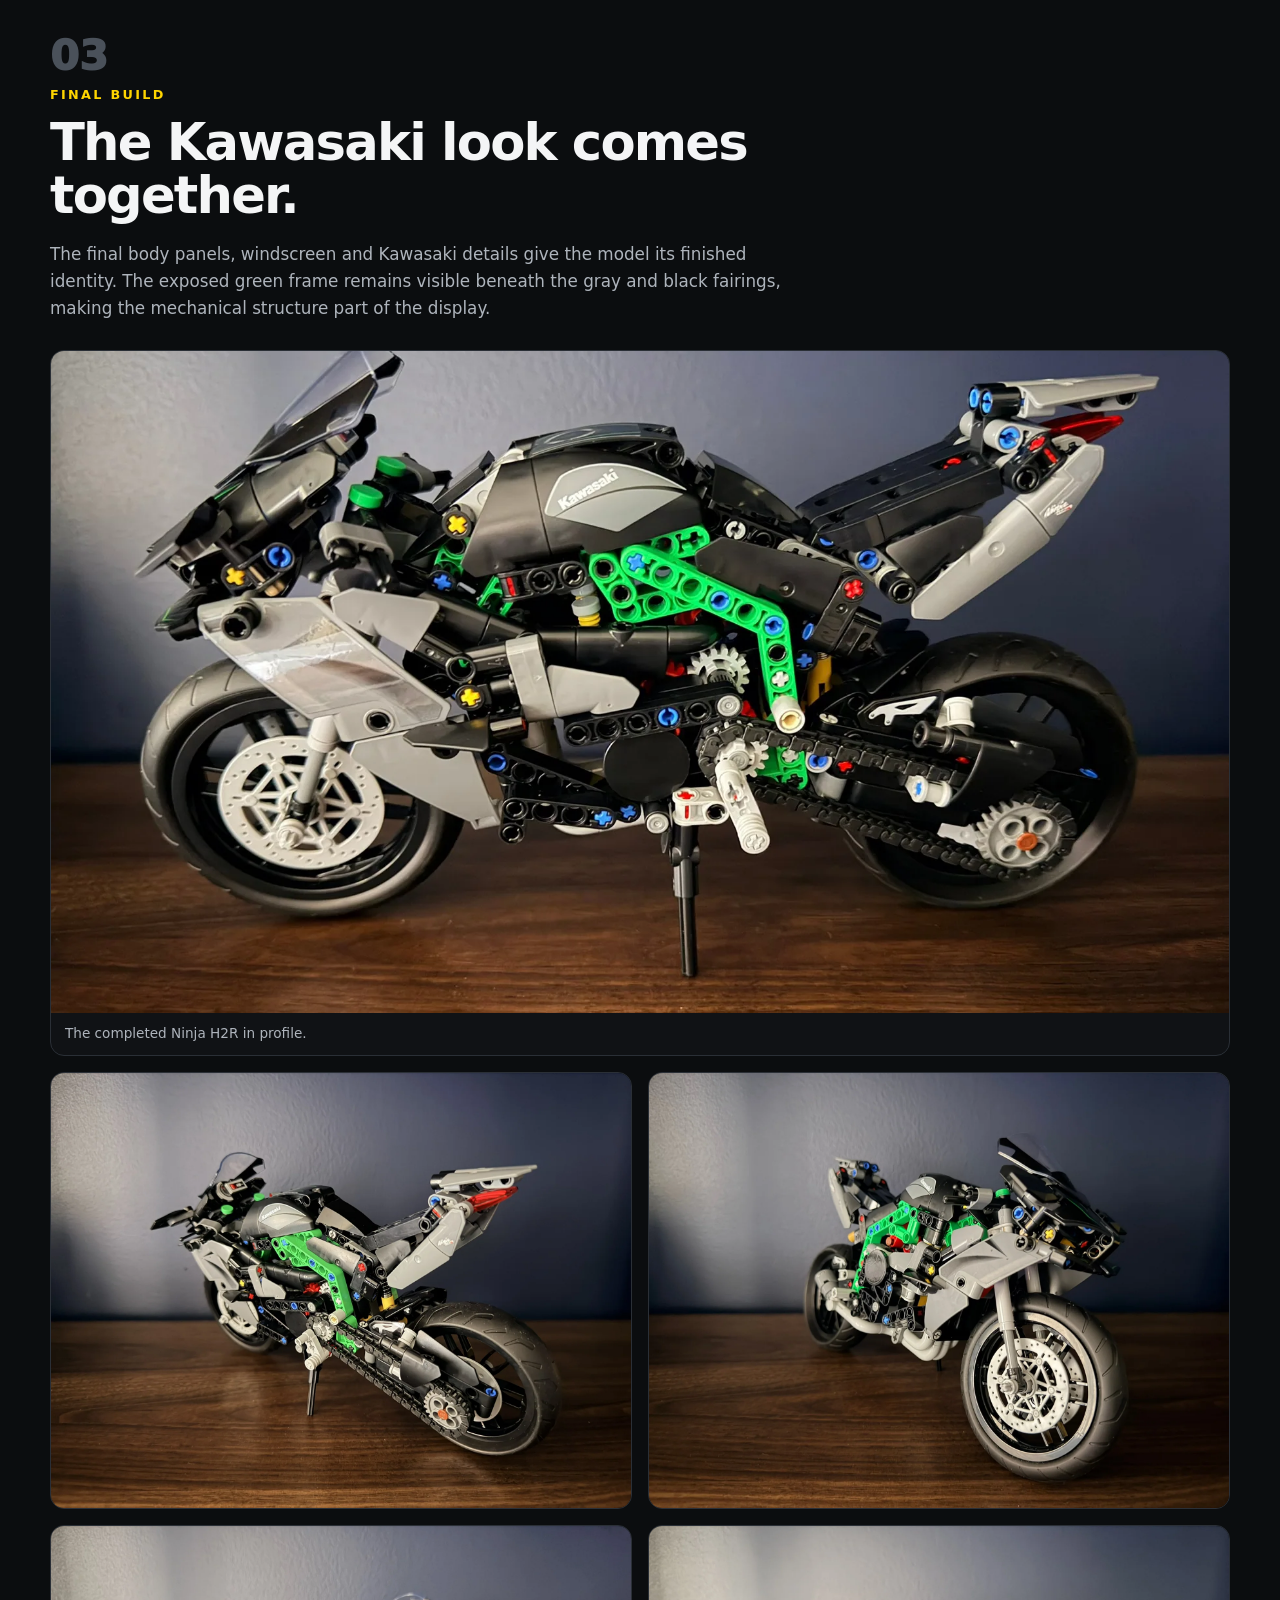
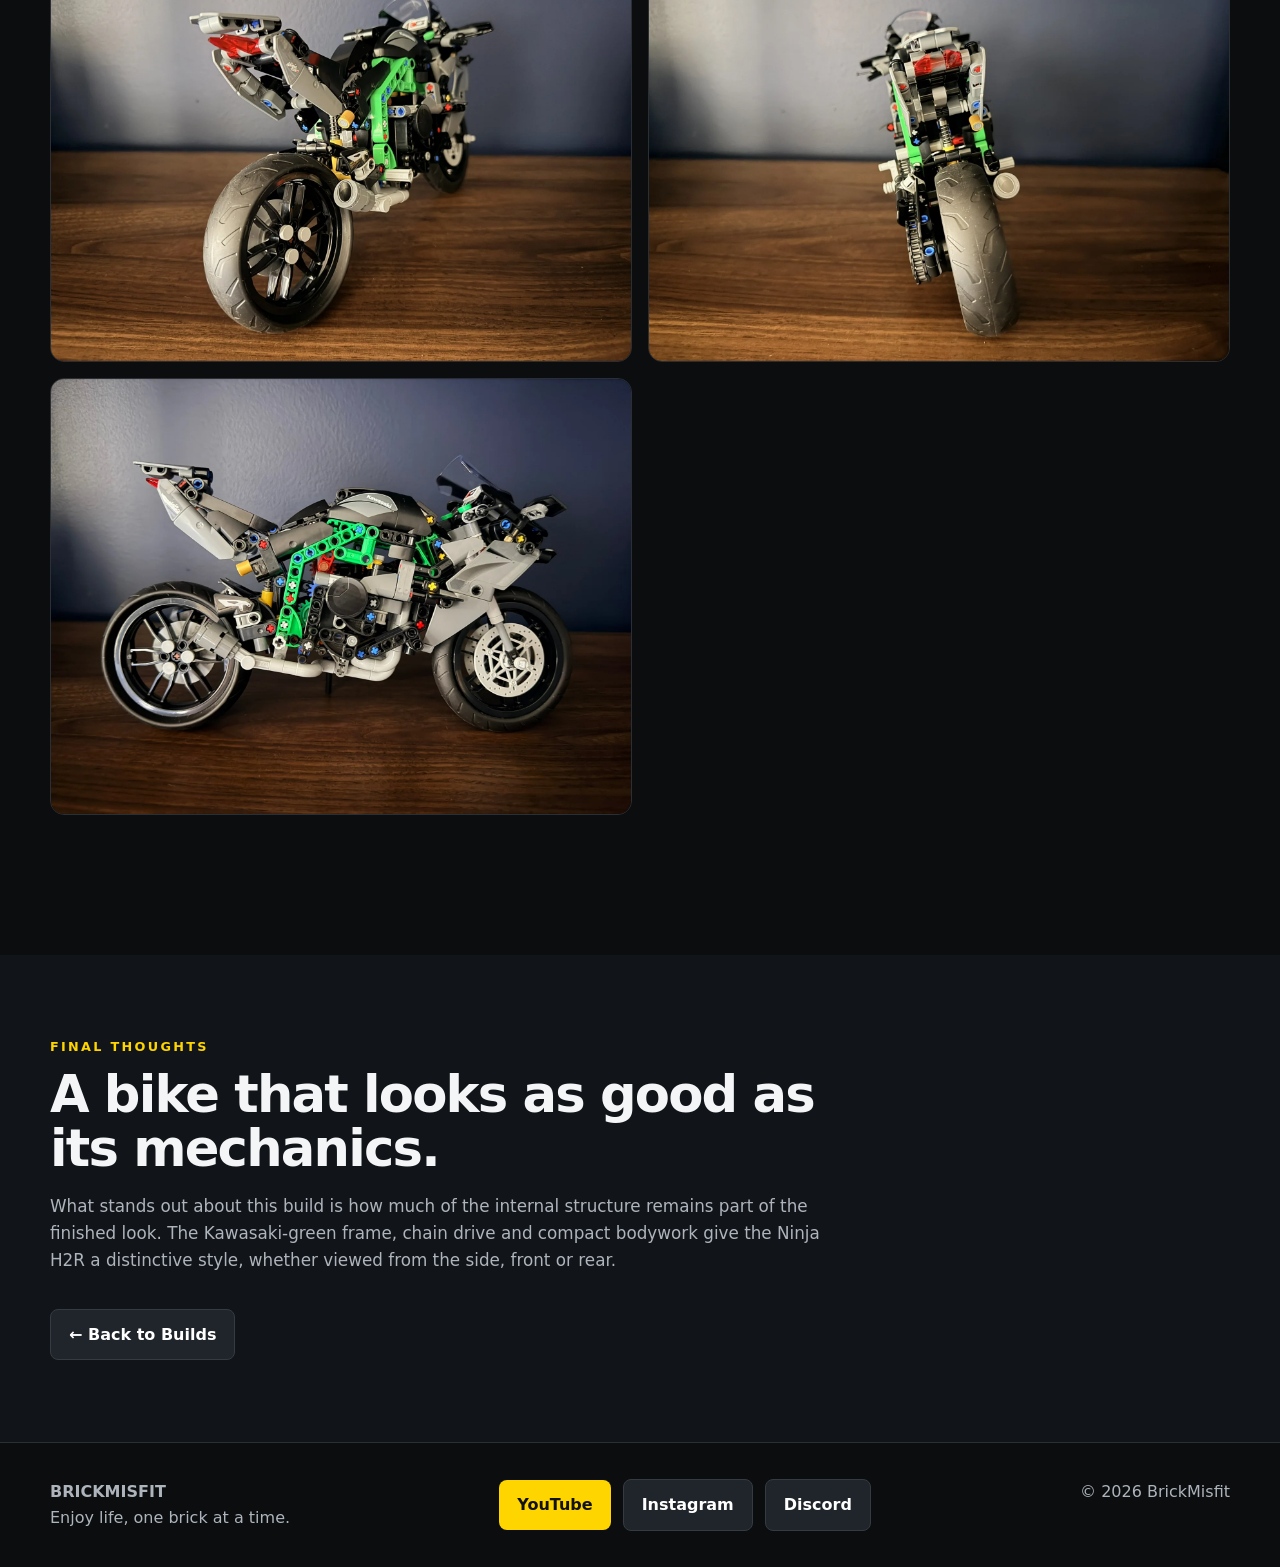
<file: builds/lego-kawasaki-ninja-h2r.html>
<!doctype html><html lang="en"><head><meta charset="utf-8"><meta name="viewport" content="width=device-width,initial-scale=1"><meta name="description" content="BrickMisfit build journal for LEGO Technic Kawasaki Ninja H2R Motorcycle set 42170, from the mechanical frame to the finished display."><title>LEGO Technic Kawasaki Ninja H2R Build | BrickMisfit</title><link rel="stylesheet" href="../css/style.css"></head><body>
<header><div class="container nav"><a class="brand" href="../index.html">BRICK<span>MISFIT</span></a><button class="menu" aria-label="Menu">☰</button><nav><a href="../index.html">Home</a><a href="../news.html">News</a><a href="../builds.html" class="active">Builds</a><!-- BRICKMISFIT_RESOURCES_NAV_DISABLED <a href="../resources.html">Resources</a> --><a href="../mocs.html">MOCs</a><!-- BRICKMISFIT_COLLECTION_DISABLED <a href="../collection.html">Collection</a> --><a href="../about.html">About</a></nav></div></header>
<main>
<section class="build-hero"><div class="container build-hero-grid"><div class="build-hero-copy"><div class="eyebrow">Misfit Builds · 42170</div><h1>LEGO Technic Kawasaki Ninja H2R</h1><p class="lead build-lead">A striking black, gray and Kawasaki-green motorcycle build, from the exposed Technic frame and chain drive to the finished Ninja H2R.</p><div class="build-meta"><span>LEGO Technic</span><span>643 pieces</span><span>Set 42170</span><span>Completed</span></div></div><div class="build-hero-image"><img src="../images/builds/kawasaki-ninja-h2r/final-hero.webp" alt="Completed LEGO Technic Kawasaki Ninja H2R motorcycle from the front three-quarter angle"></div></div></section>
<section class="build-story"><div class="container build-narrow"><div class="eyebrow">The Build</div><h2>From the frame to the finished Ninja.</h2><p>The Kawasaki Ninja H2R is a great example of why Technic motorcycles are so interesting to build. Before the body panels go on, the structure is open enough to see the frame, gears, suspension and chain drive taking shape.</p><p>The finished bike has a very different presence: sharp black and gray bodywork, bright green frame elements and a recognizable sport-bike silhouette. These photos capture the transformation from loose bags and exposed mechanics to a model ready for display.</p></div></section>
<section class="build-gallery-section"><div class="container">
<div class="build-chapter"><div><span class="chapter-num">01</span><div class="eyebrow">Getting Started</div><h2>Opening the bags.</h2><p>Four numbered building stages set the foundation for the motorcycle. The early work focuses on the internal structure that will support the wheels, engine details and body panels.</p></div><figure class="feature-photo"><img src="../images/builds/kawasaki-ninja-h2r/bags.webp" alt="LEGO Technic Kawasaki Ninja H2R numbered parts bags laid out before building"><figcaption>Getting organized before the first pieces come together.</figcaption></figure></div>
<div class="build-chapter"><div><span class="chapter-num">02</span><div class="eyebrow">Mechanical Build</div><h2>The green frame takes shape.</h2><p>With the fairings still off, the green frame and internal gear assemblies are front and center. This is the stage where the bike's engineering becomes easier to appreciate.</p></div><div class="photo-pair"><figure><img src="../images/builds/kawasaki-ninja-h2r/early-frame.webp" alt="Partially assembled LEGO Kawasaki Ninja H2R frame without wheels"><figcaption>Early chassis and frame assembly.</figcaption></figure><figure><img src="../images/builds/kawasaki-ninja-h2r/chain-progress.webp" alt="Kawasaki Ninja H2R build in progress with both wheels and chain drive visible"><figcaption>The chain drive and rear wheel in place.</figcaption></figure></div></div>
<div class="build-chapter"><div><span class="chapter-num">03</span><div class="eyebrow">Final Build</div><h2>The Kawasaki look comes together.</h2><p>The final body panels, windscreen and Kawasaki details give the model its finished identity. The exposed green frame remains visible beneath the gray and black fairings, making the mechanical structure part of the display.</p></div><figure class="feature-photo"><img src="../images/builds/kawasaki-ninja-h2r/final-side.webp" alt="Completed LEGO Kawasaki Ninja H2R shown in full side profile"><figcaption>The completed Ninja H2R in profile.</figcaption></figure><div class="photo-grid final-grid"><figure><img src="../images/builds/kawasaki-ninja-h2r/final-rear-three-quarter.webp" alt="Rear three-quarter view of the finished LEGO Kawasaki Ninja H2R"></figure><figure><img src="../images/builds/kawasaki-ninja-h2r/final-front-three-quarter.webp" alt="Front three-quarter view of the finished LEGO Kawasaki Ninja H2R"></figure><figure><img src="../images/builds/kawasaki-ninja-h2r/final-opposite-side.webp" alt="Opposite side profile of the completed LEGO Kawasaki Ninja H2R"></figure><figure><img src="../images/builds/kawasaki-ninja-h2r/final-rear.webp" alt="Rear view of the completed LEGO Kawasaki Ninja H2R"></figure><figure><img src="../images/builds/kawasaki-ninja-h2r/final-front.webp" alt="Front view of the LEGO Kawasaki Ninja H2R with windshield and front tire"></figure></div></div>
</div></section>
<section class="build-thoughts"><div class="container build-narrow"><div class="eyebrow">Final Thoughts</div><h2>A bike that looks as good as its mechanics.</h2><p>What stands out about this build is how much of the internal structure remains part of the finished look. The Kawasaki-green frame, chain drive and compact bodywork give the Ninja H2R a distinctive style, whether viewed from the side, front or rear.</p><a class="btn secondary" href="../builds.html">← Back to Builds</a></div></section>
</main>
<footer><div class="container footer"><div><strong>BRICKMISFIT</strong><br>Enjoy life, one brick at a time.</div><div class="footer-social"><a class="btn" href="https://youtube.com/@thebrickmisfit" target="_blank" rel="noopener noreferrer">YouTube</a><a class="btn secondary" href="https://www.instagram.com/thebrickmisfit/" target="_blank" rel="noopener noreferrer">Instagram</a><a class="btn secondary" href="https://discord.gg/xfMkHYcvC" target="_blank" rel="noopener noreferrer">Discord</a></div><div>© <span id="year"></span> BrickMisfit</div></div></footer><script src="../js/main.js"></script></body></html>
</file>
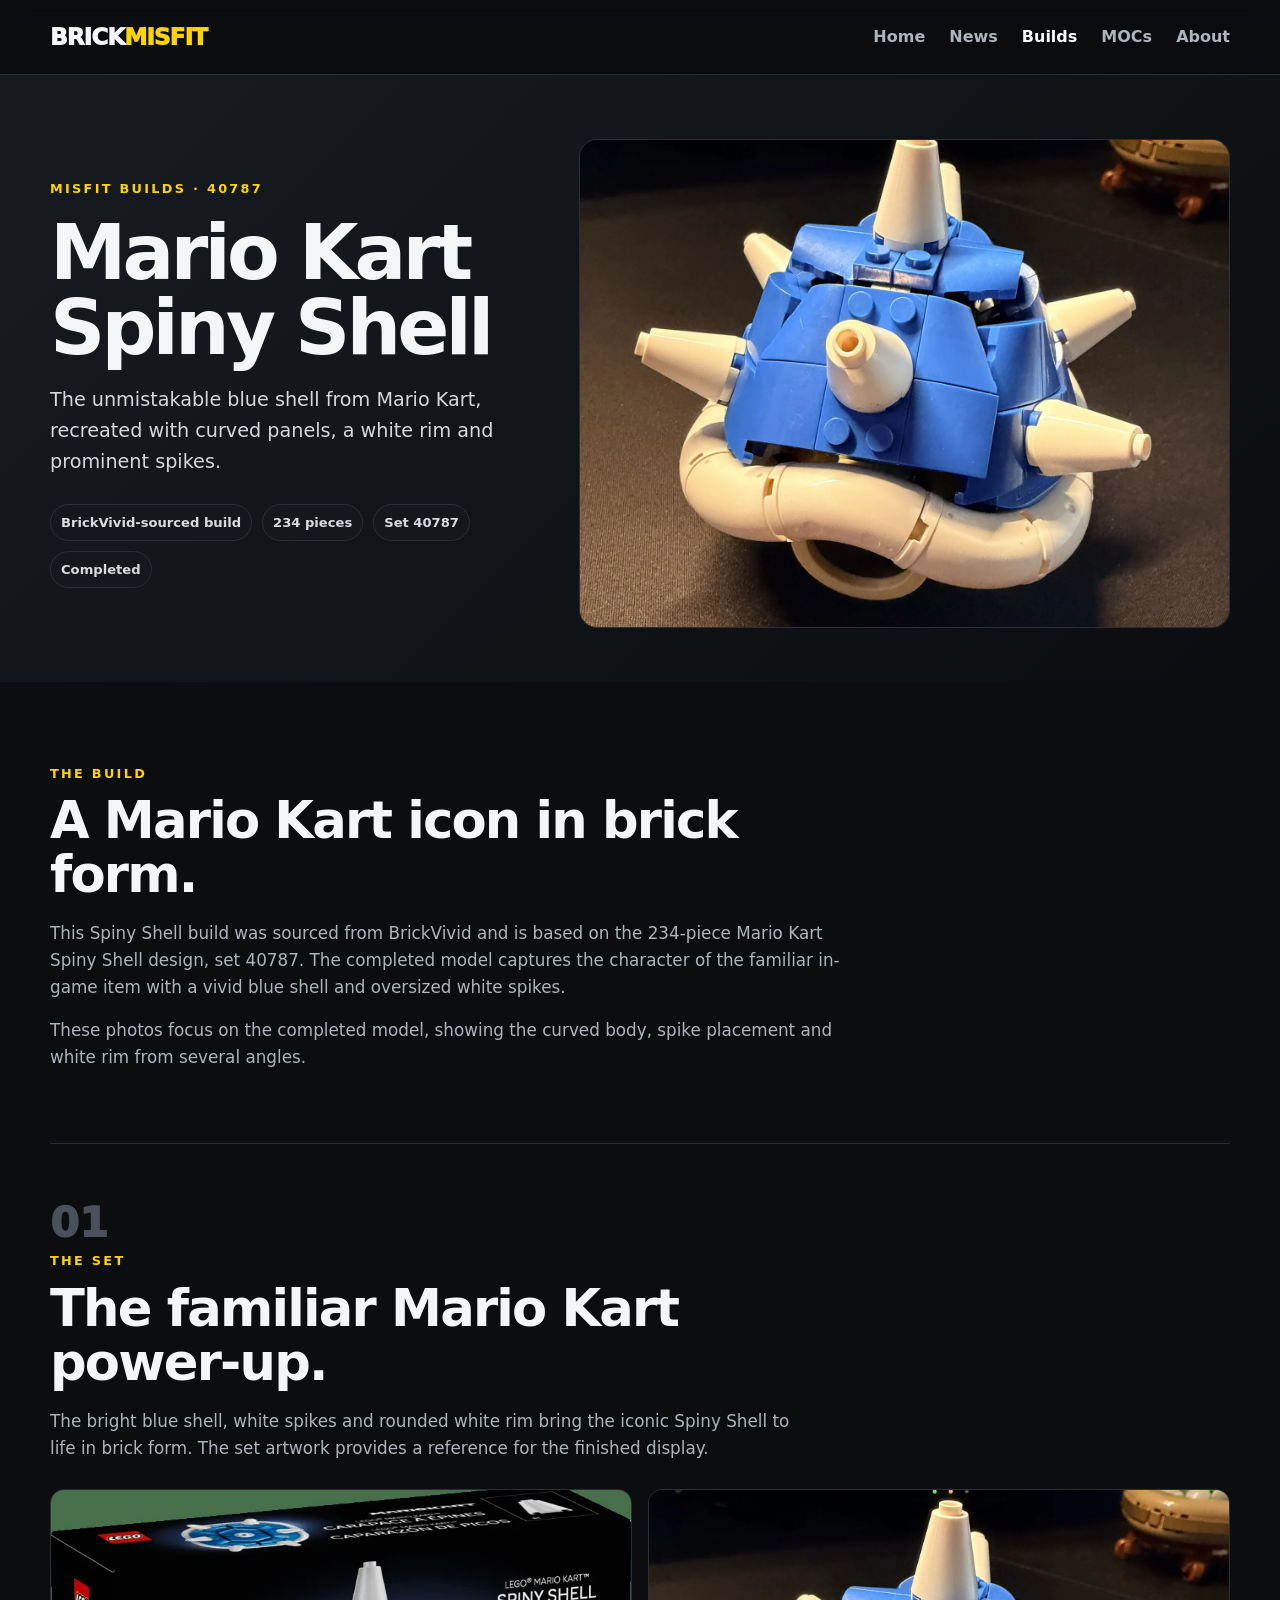
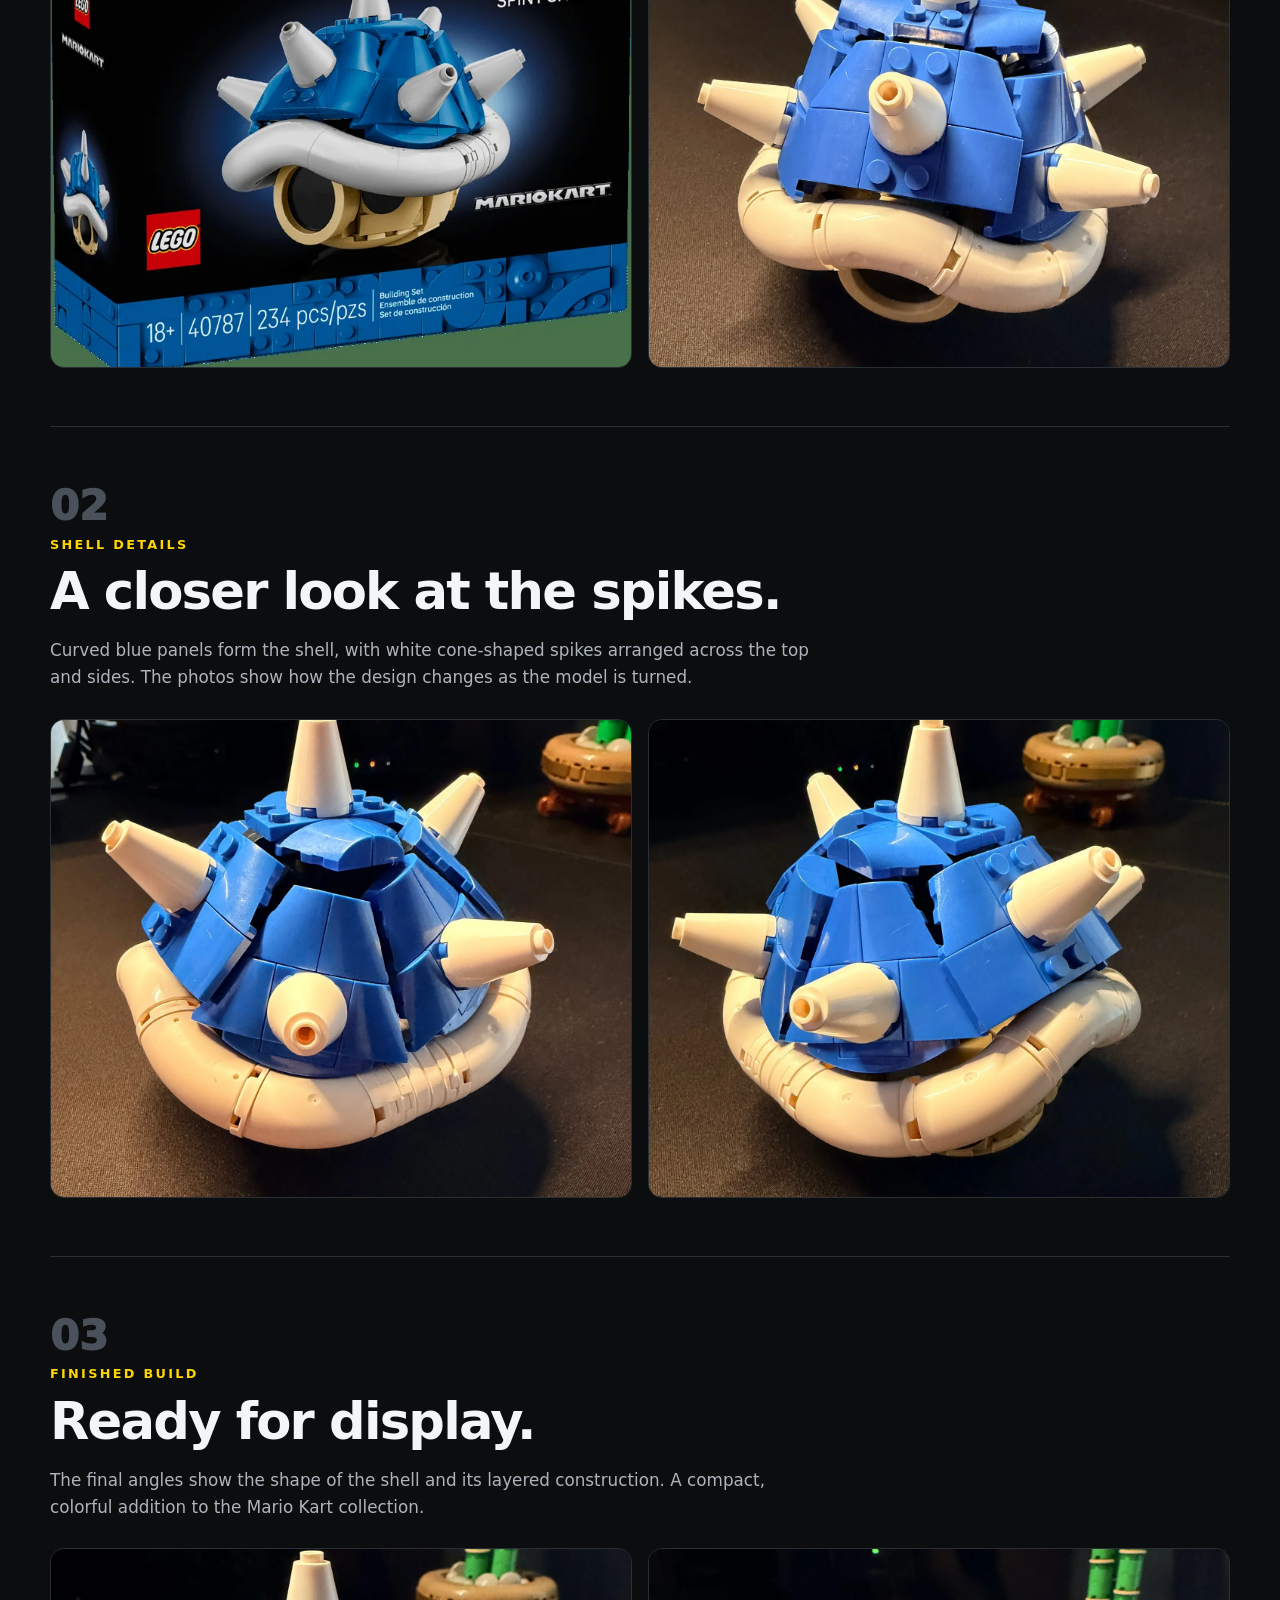
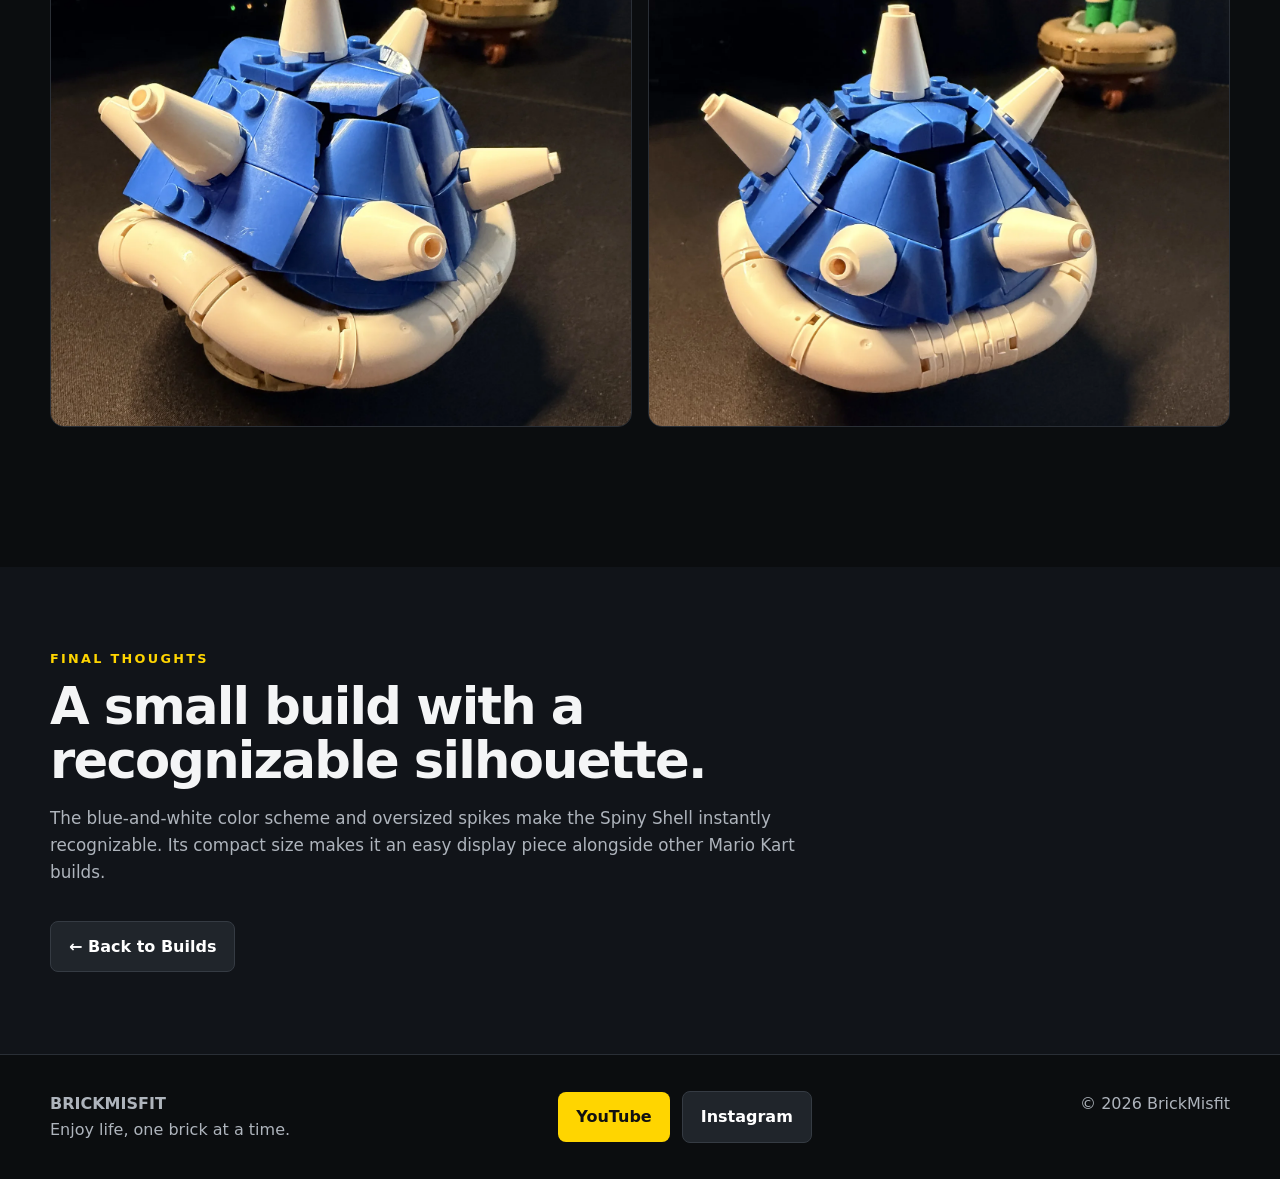
<file: builds/mario-kart-spiny-shell.html>
<!doctype html><html lang="en"><head><meta charset="utf-8"><meta name="viewport" content="width=device-width,initial-scale=1"><meta name="description" content="BrickMisfit build journal for Mario Kart Spiny Shell 40787, a 234-piece display build sourced from BrickVivid."><title>Mario Kart Spiny Shell Build | BrickMisfit</title><link rel="stylesheet" href="../css/style.css"></head><body>
<header><div class="container nav"><a class="brand" href="../index.html">BRICK<span>MISFIT</span></a><button class="menu" aria-label="Menu">☰</button><nav><a href="../index.html">Home</a><a href="../news.html">News</a><a href="../builds.html" class="active">Builds</a><!-- BRICKMISFIT_RESOURCES_NAV_DISABLED <a href="../resources.html">Resources</a> --><a href="../mocs.html">MOCs</a><a href="../about.html">About</a></nav></div></header>
<main>
<section class="build-hero"><div class="container build-hero-grid"><div class="build-hero-copy"><div class="eyebrow">Misfit Builds · 40787</div><h1>Mario Kart Spiny Shell</h1><p class="lead build-lead">The unmistakable blue shell from Mario Kart, recreated with curved panels, a white rim and prominent spikes.</p><div class="build-meta"><span>BrickVivid-sourced build</span><span>234 pieces</span><span>Set 40787</span><span>Completed</span></div></div><div class="build-hero-image"><img src="../images/builds/mario-kart-spiny-shell/final-hero.webp" alt="Completed Mario Kart Spiny Shell model in blue and white"></div></div></section>
<section class="build-story"><div class="container build-narrow"><div class="eyebrow">The Build</div><h2>A Mario Kart icon in brick form.</h2><p>This Spiny Shell build was sourced from BrickVivid and is based on the 234-piece Mario Kart Spiny Shell design, set 40787. The completed model captures the character of the familiar in-game item with a vivid blue shell and oversized white spikes.</p><p>These photos focus on the completed model, showing the curved body, spike placement and white rim from several angles.</p></div></section>
<section class="build-gallery-section"><div class="container"><div class="build-chapter"><div><span class="chapter-num">01</span><div class="eyebrow">The Set</div><h2>The familiar Mario Kart power-up.</h2><p>The bright blue shell, white spikes and rounded white rim bring the iconic Spiny Shell to life in brick form. The set artwork provides a reference for the finished display.</p></div><div class="photo-pair"><figure><img loading="lazy" src="../images/builds/mario-kart-spiny-shell/box-art.webp" alt="Box artwork for Mario Kart Spiny Shell set 40787"><figcaption>Set 40787 · 234 pieces.</figcaption></figure><figure><img loading="lazy" src="../images/builds/mario-kart-spiny-shell/final-front.webp" alt="Front-facing photo of the completed blue Spiny Shell"><figcaption>The blue shell and white rim from the front.</figcaption></figure></div></div><div class="build-chapter"><div><span class="chapter-num">02</span><div class="eyebrow">Shell Details</div><h2>A closer look at the spikes.</h2><p>Curved blue panels form the shell, with white cone-shaped spikes arranged across the top and sides. The photos show how the design changes as the model is turned.</p></div><div class="photo-pair"><figure><img loading="lazy" src="../images/builds/mario-kart-spiny-shell/final-angle-one.webp" alt="Three-quarter view of the completed Spiny Shell"><figcaption>White spikes stand out against the blue shell.</figcaption></figure><figure><img loading="lazy" src="../images/builds/mario-kart-spiny-shell/final-angle-two.webp" alt="Alternate angle of the Spiny Shell"><figcaption>Curved shell panels and the rounded white rim.</figcaption></figure></div></div><div class="build-chapter"><div><span class="chapter-num">03</span><div class="eyebrow">Finished Build</div><h2>Ready for display.</h2><p>The final angles show the shape of the shell and its layered construction. A compact, colorful addition to the Mario Kart collection.</p></div><div class="photo-pair"><figure><img loading="lazy" src="../images/builds/mario-kart-spiny-shell/final-angle-three.webp" alt="Another view of the blue Spiny Shell model"><figcaption>The sculpted shell from another angle.</figcaption></figure><figure><img loading="lazy" src="../images/builds/mario-kart-spiny-shell/final-angle-four.webp" alt="Side and rear angle of the Spiny Shell"><figcaption>The finished model from the opposite side.</figcaption></figure></div></div></div></section>
<section class="build-thoughts"><div class="container build-narrow"><div class="eyebrow">Final Thoughts</div><h2>A small build with a recognizable silhouette.</h2><p>The blue-and-white color scheme and oversized spikes make the Spiny Shell instantly recognizable. Its compact size makes it an easy display piece alongside other Mario Kart builds.</p><a class="btn secondary" href="../builds.html">← Back to Builds</a></div></section>
</main>
<footer><div class="container footer"><div><strong>BRICKMISFIT</strong><br>Enjoy life, one brick at a time.</div><div class="footer-social"><a class="btn" href="https://youtube.com/@thebrickmisfit" target="_blank" rel="noopener noreferrer">YouTube</a><a class="btn secondary" href="https://www.instagram.com/thebrickmisfit/" target="_blank" rel="noopener noreferrer">Instagram</a></div><div>© <span id="year"></span> BrickMisfit</div></div></footer><script src="../js/main.js"></script></body></html>
</file>
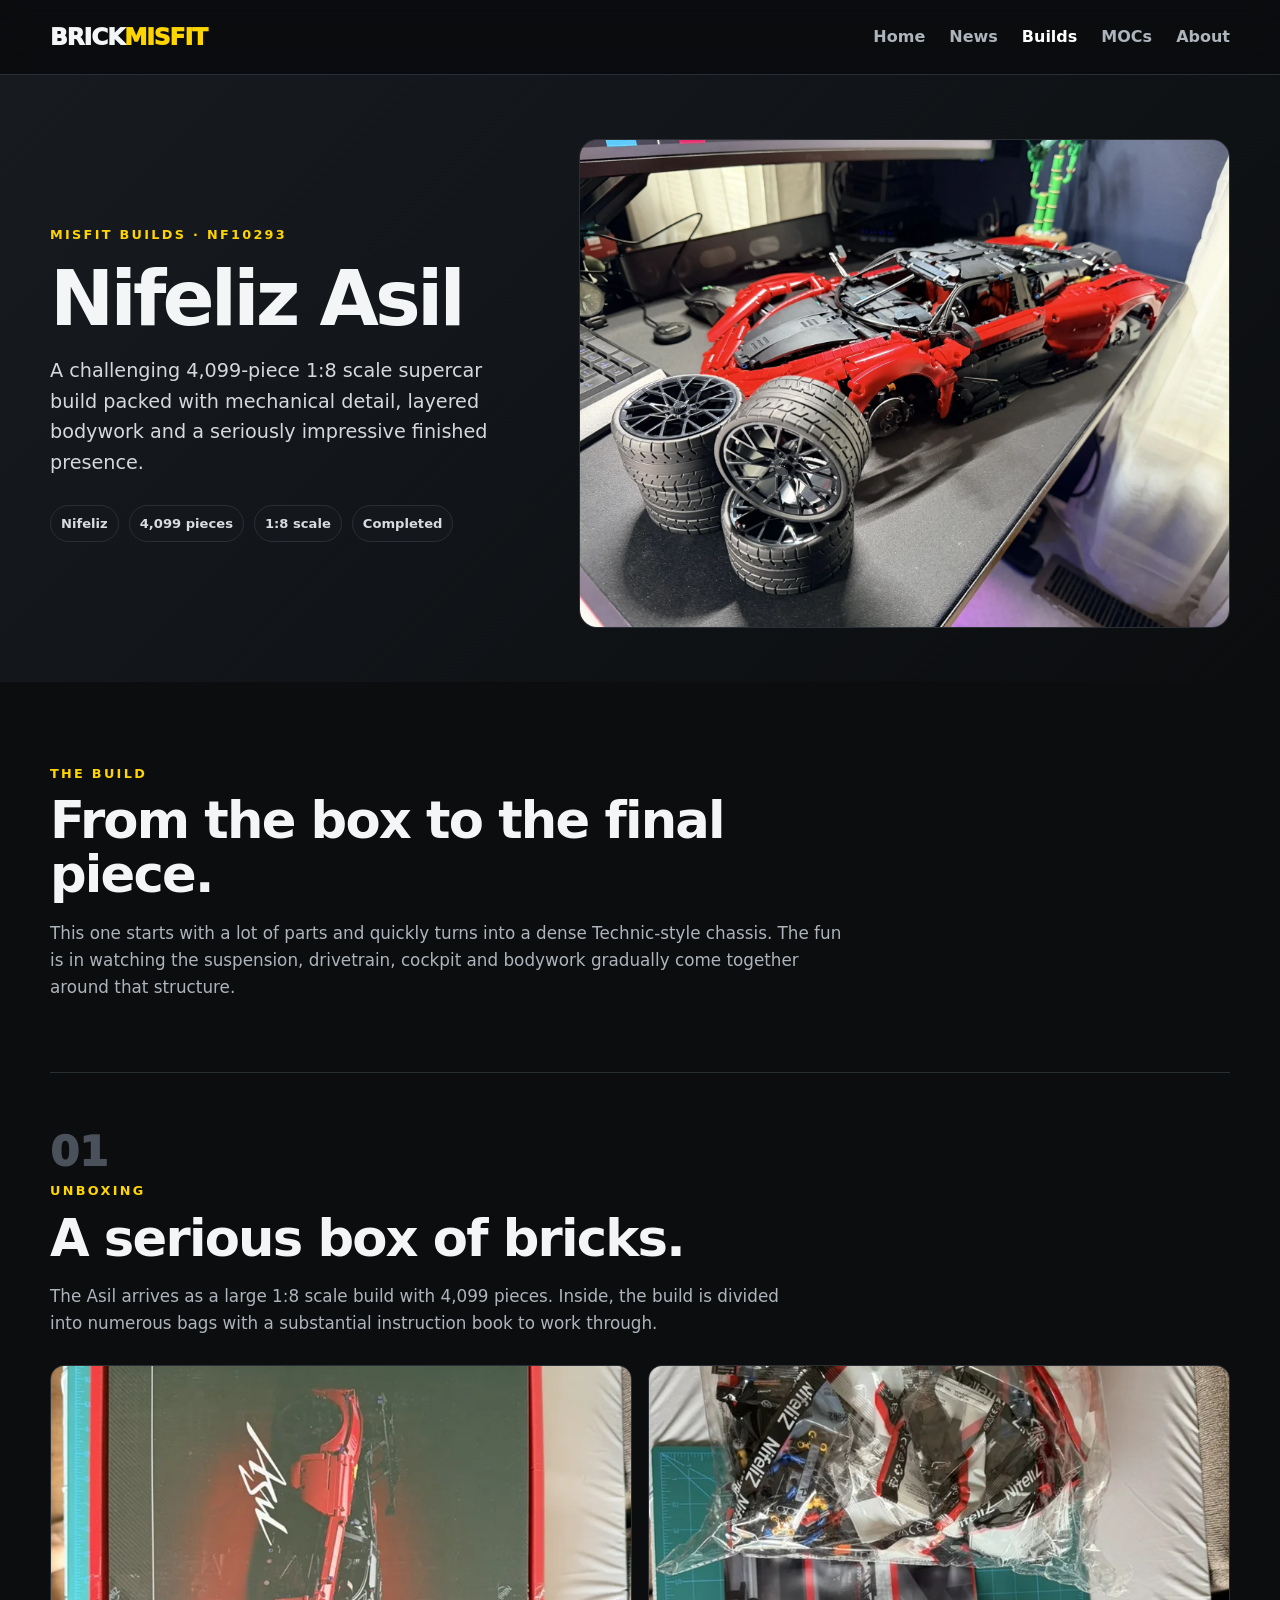
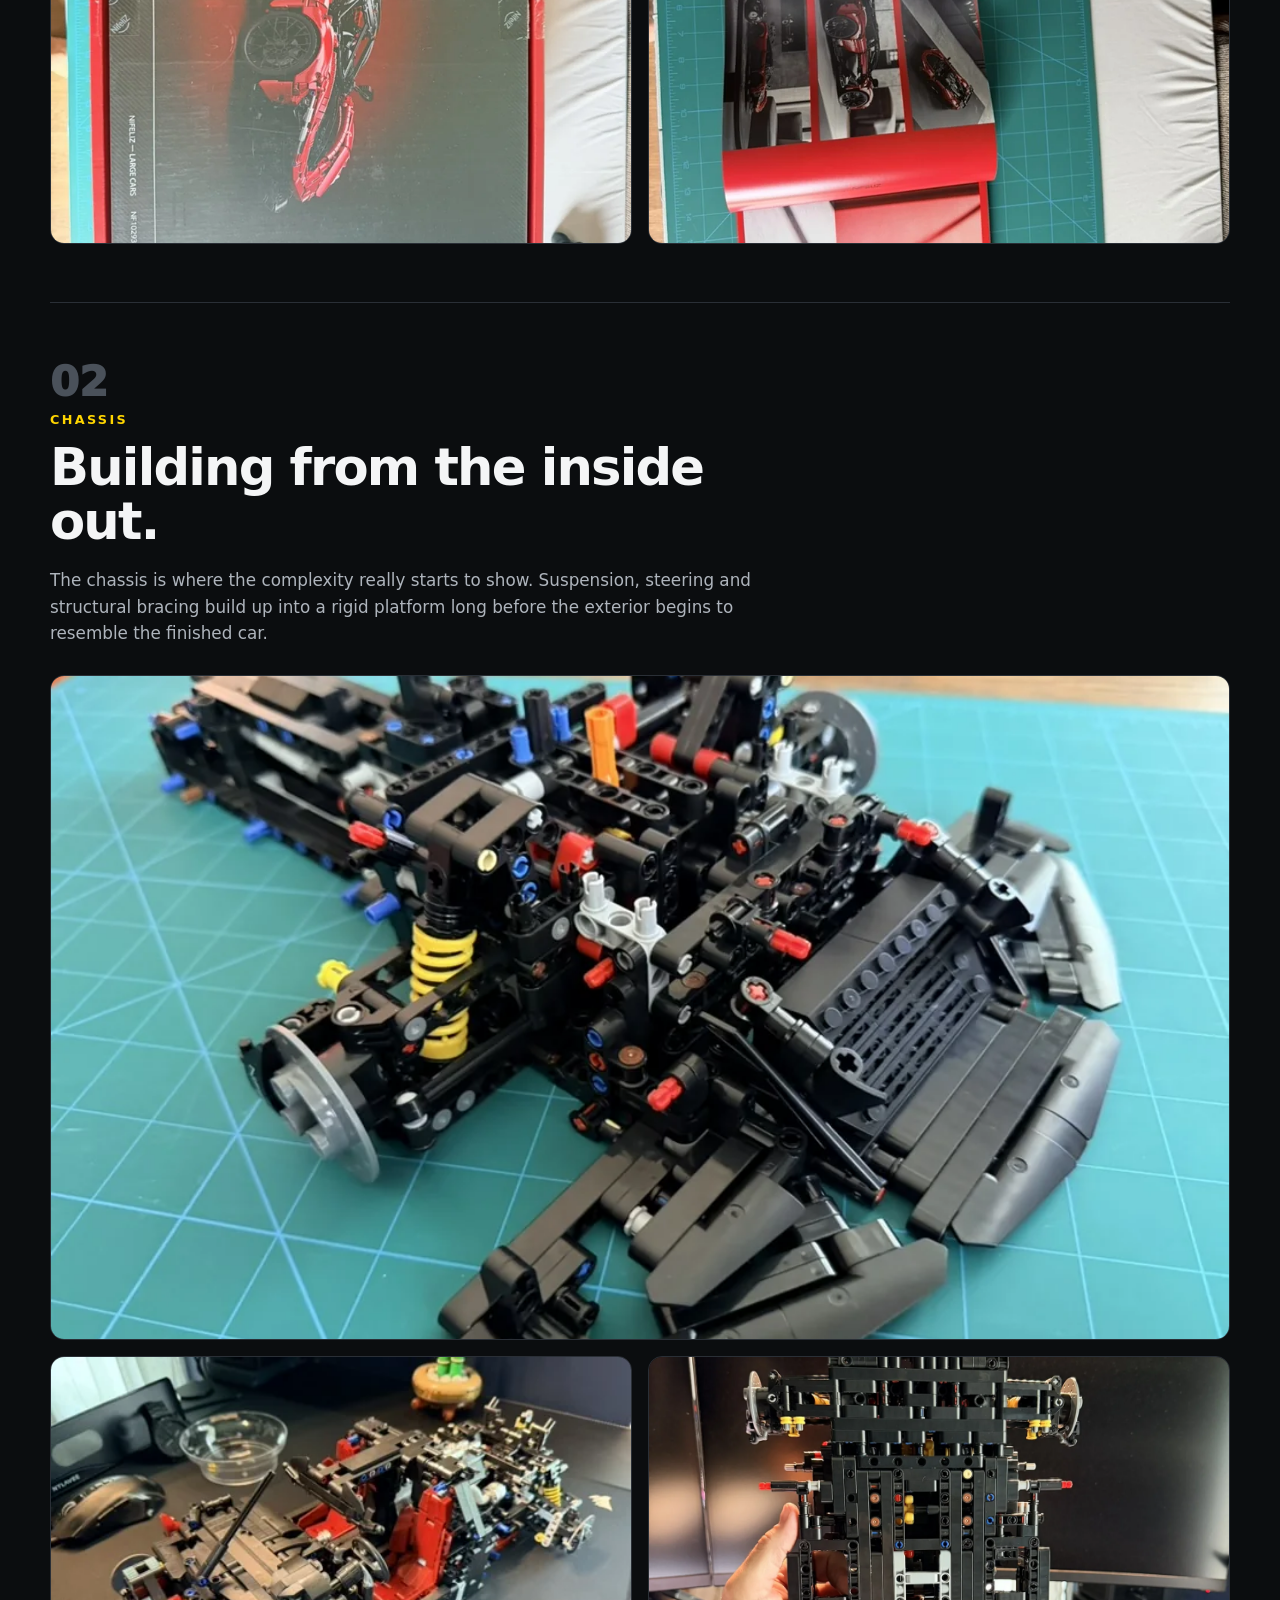
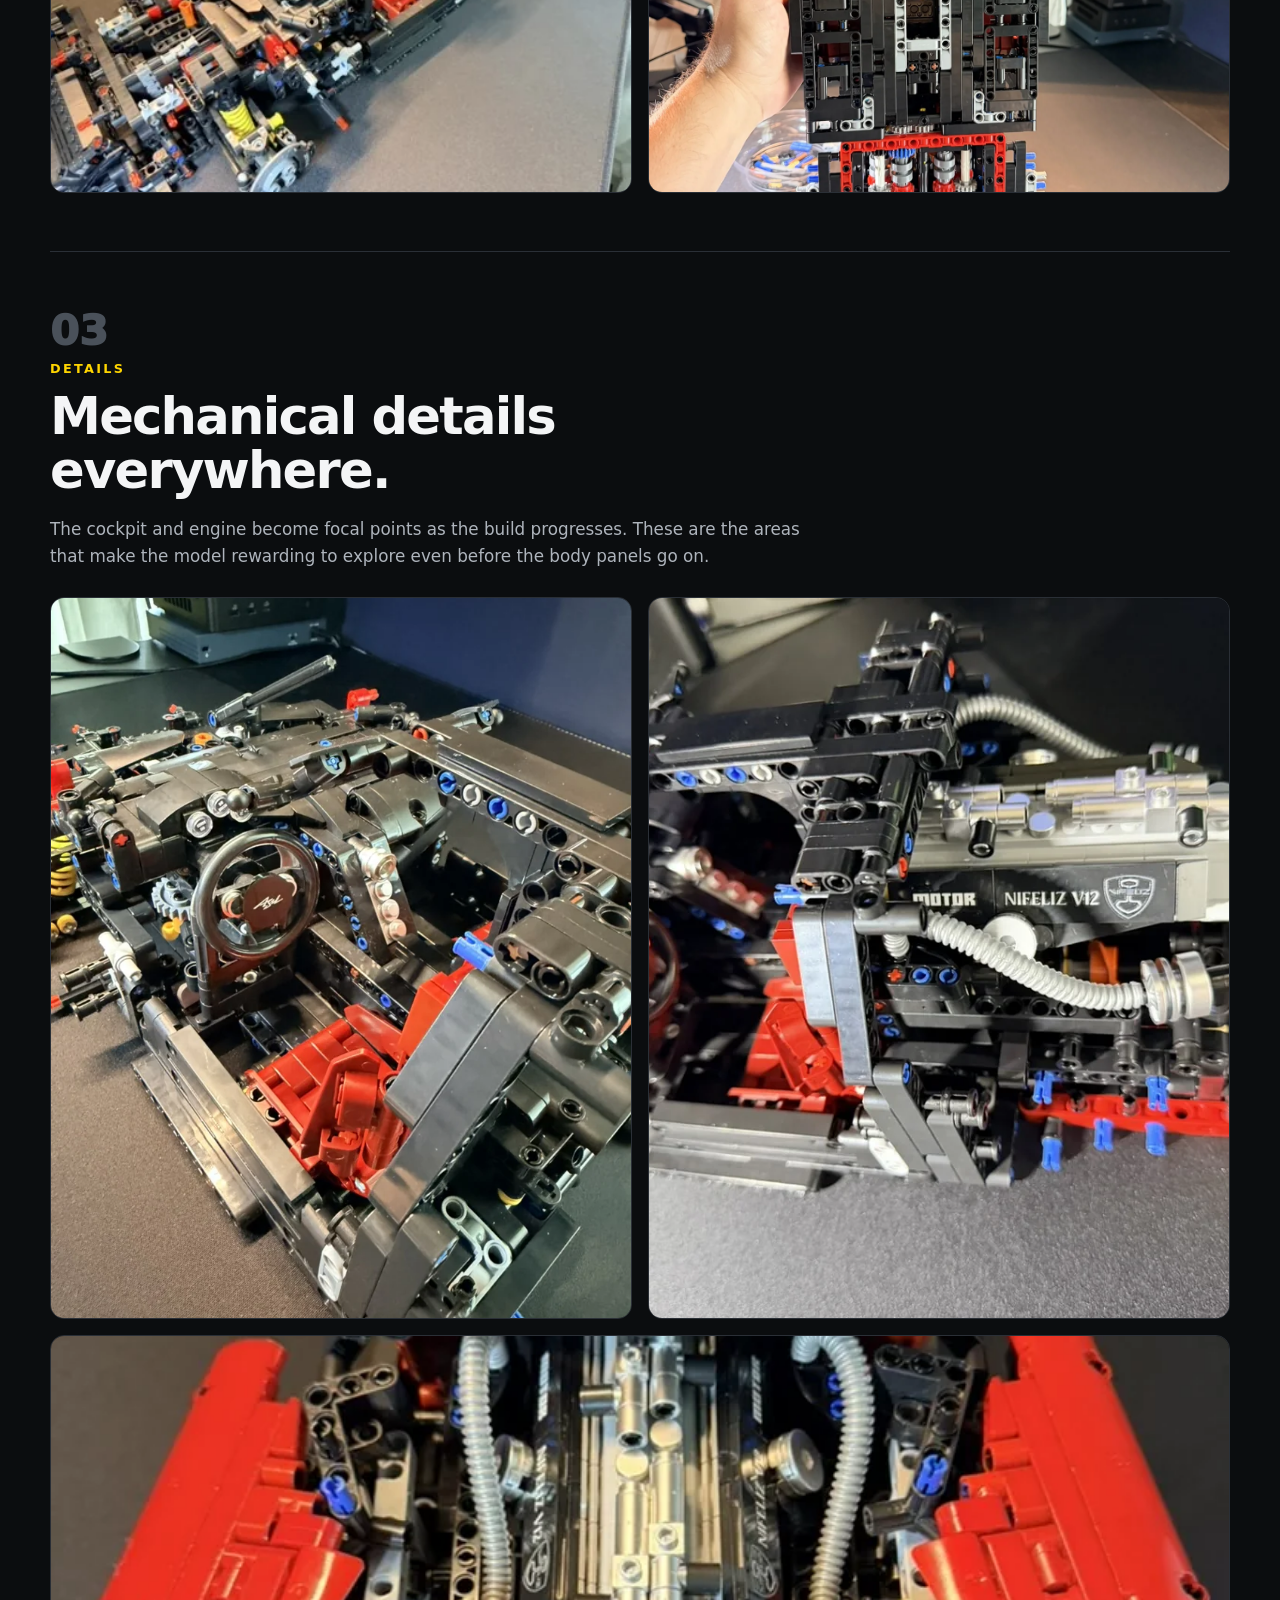
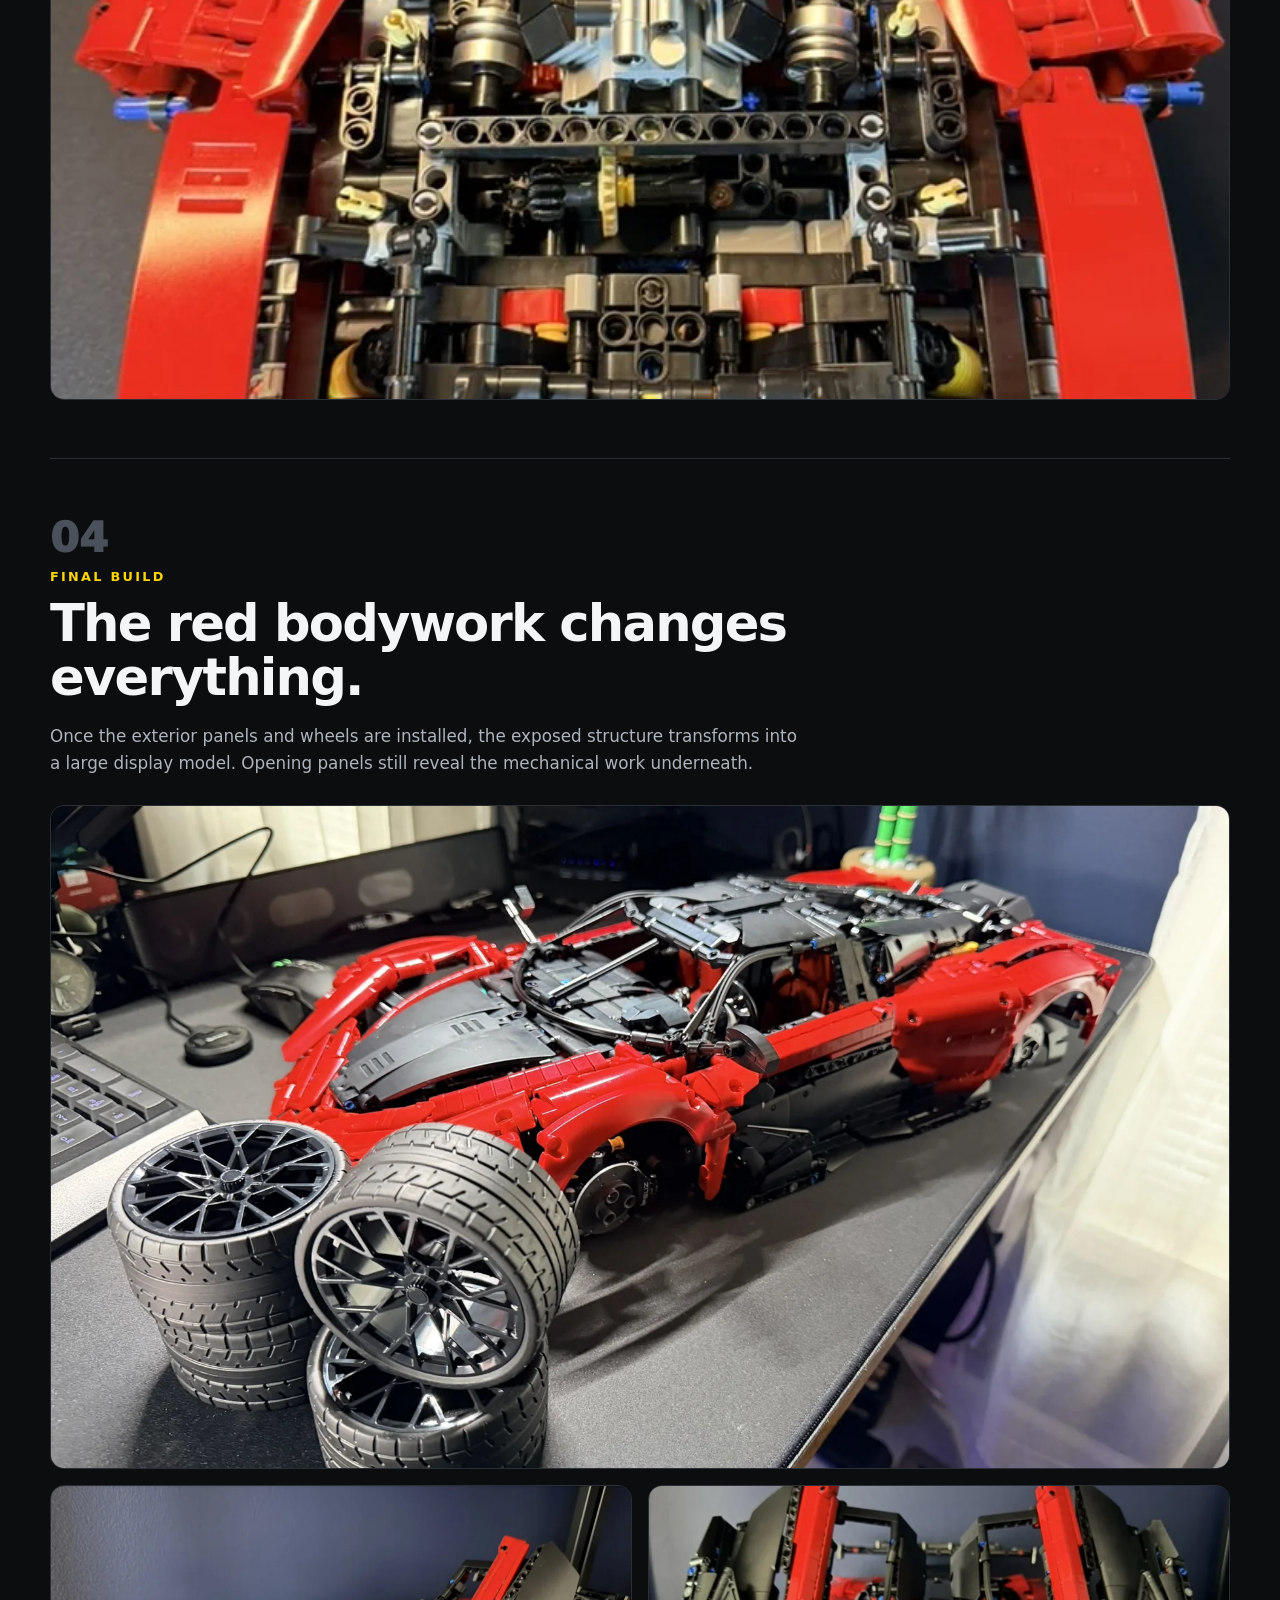
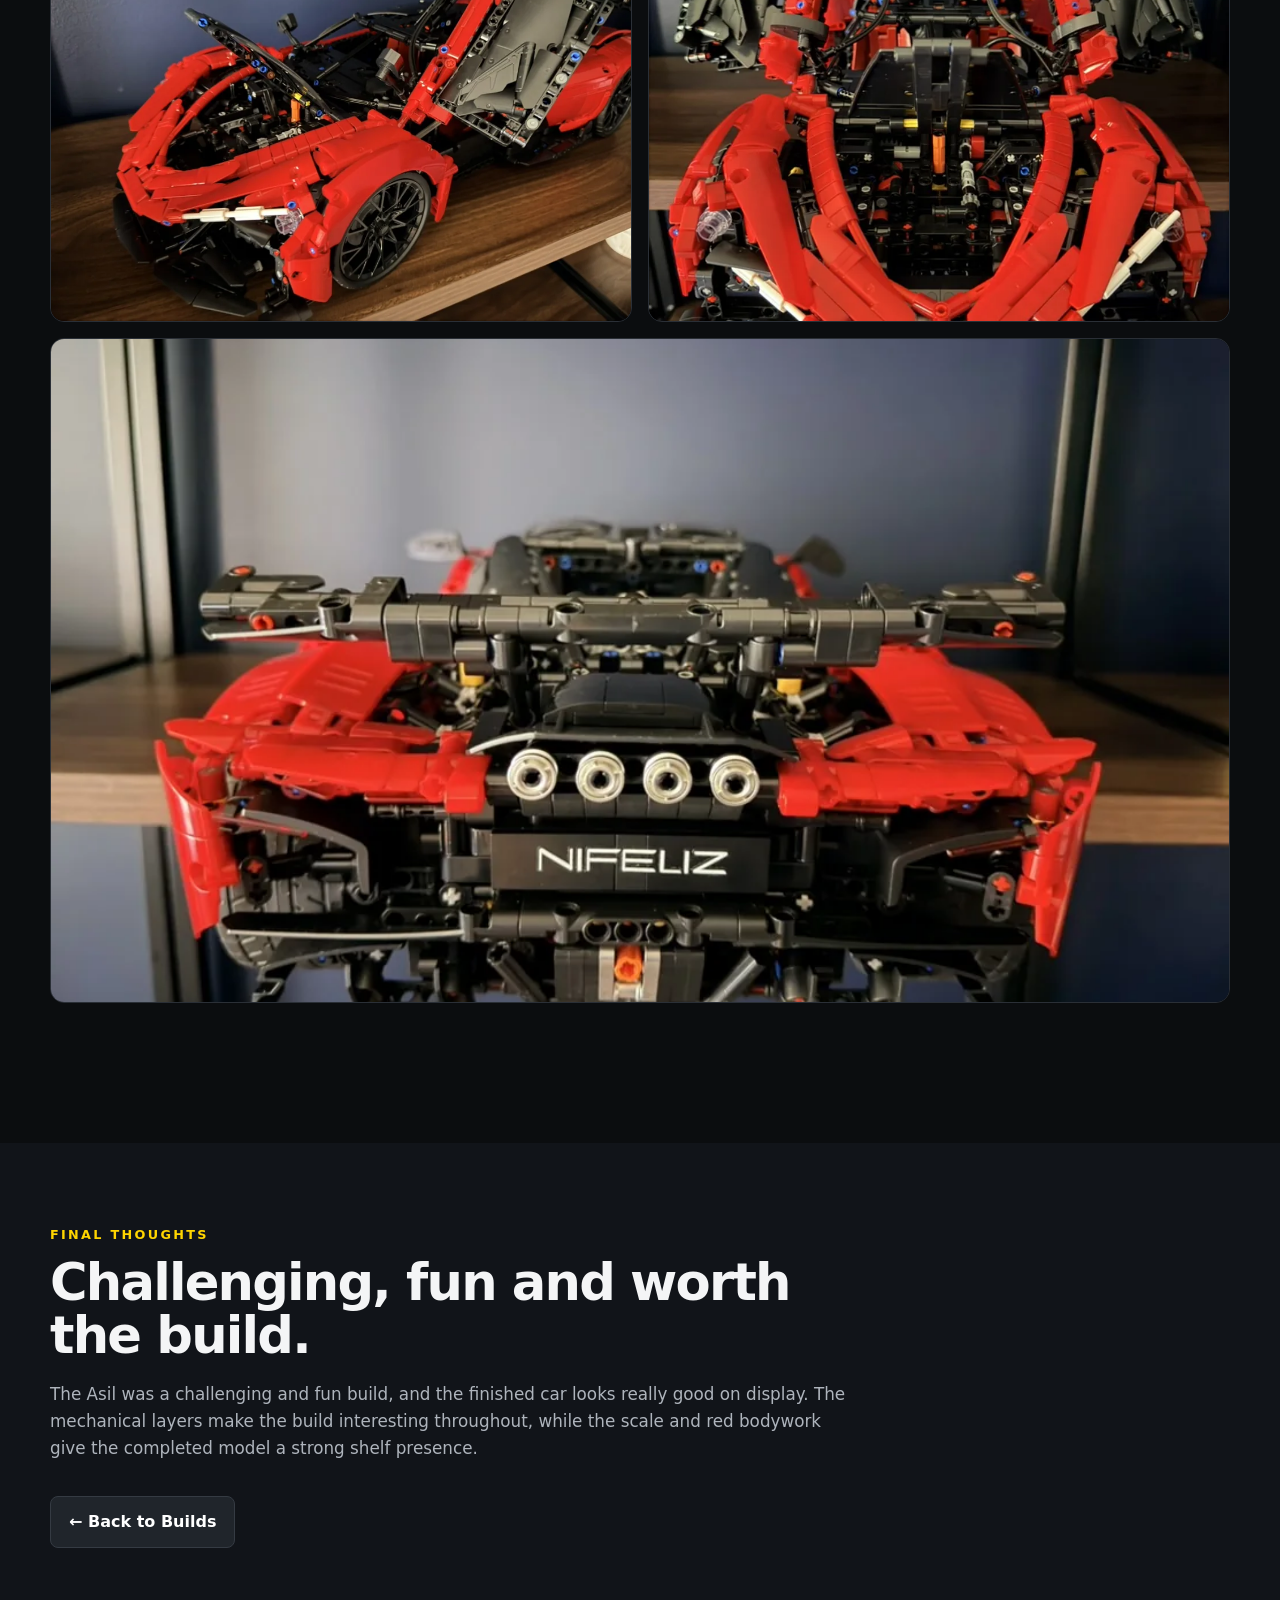
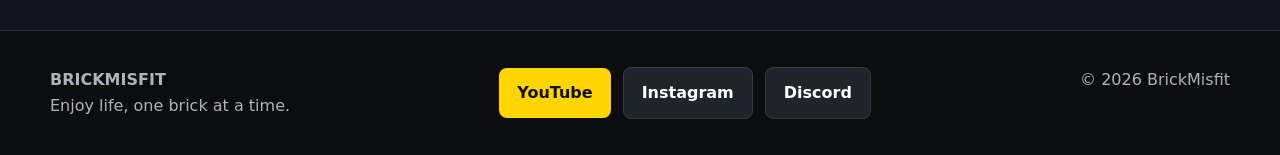
<file: builds/nifeliz-asil.html>
<!doctype html><html lang="en"><head><meta charset="utf-8"><meta name="viewport" content="width=device-width,initial-scale=1"><meta name="description" content="BrickMisfit build journal for the Nifeliz Asil NF10293, a 4,099-piece 1:8 scale supercar build."><title>Nifeliz Asil Build | BrickMisfit</title><link rel="stylesheet" href="../css/style.css"></head><body>
<header><div class="container nav"><a class="brand" href="../index.html">BRICK<span>MISFIT</span></a><button class="menu" aria-label="Menu">☰</button><nav><a href="../index.html">Home</a><a href="../news.html">News</a><a href="../builds.html" class="active">Builds</a><!-- BRICKMISFIT_RESOURCES_NAV_DISABLED <a href="../resources.html">Resources</a> --><a href="../mocs.html">MOCs</a><!-- BRICKMISFIT_COLLECTION_DISABLED <a href="../collection.html">Collection</a> --><a href="../about.html">About</a></nav></div></header>
<main>
<section class="build-hero"><div class="container build-hero-grid"><div class="build-hero-copy"><div class="eyebrow">Misfit Builds · NF10293</div><h1>Nifeliz Asil</h1><p class="lead build-lead">A challenging 4,099-piece 1:8 scale supercar build packed with mechanical detail, layered bodywork and a seriously impressive finished presence.</p><div class="build-meta"><span>Nifeliz</span><span>4,099 pieces</span><span>1:8 scale</span><span>Completed</span></div></div><div class="build-hero-image"><img src="../images/builds/nifeliz-asil/final-hero.webp" alt="Completed Nifeliz Asil build"></div></div></section>
<section class="build-story"><div class="container build-narrow"><div class="eyebrow">The Build</div><h2>From the box to the final piece.</h2><p>This one starts with a lot of parts and quickly turns into a dense Technic-style chassis. The fun is in watching the suspension, drivetrain, cockpit and bodywork gradually come together around that structure.</p></div></section>
<section class="build-gallery-section"><div class="container"><div class="build-chapter"><div><span class="chapter-num">01</span><div class="eyebrow">Unboxing</div><h2>A serious box of bricks.</h2><p>The Asil arrives as a large 1:8 scale build with 4,099 pieces. Inside, the build is divided into numerous bags with a substantial instruction book to work through.</p></div><div class="photo-pair"><figure><img src="../images/builds/nifeliz-asil/box.webp" alt="Nifeliz Asil box"><figcaption>The Asil box before the build begins.</figcaption></figure><figure><img src="../images/builds/nifeliz-asil/unboxing.webp" alt="Nifeliz Asil parts and instruction book"><figcaption>Bags, parts and the instruction book ready to go.</figcaption></figure></div></div>
<div class="build-chapter"><div><span class="chapter-num">02</span><div class="eyebrow">Chassis</div><h2>Building from the inside out.</h2><p>The chassis is where the complexity really starts to show. Suspension, steering and structural bracing build up into a rigid platform long before the exterior begins to resemble the finished car.</p></div><div class="photo-grid"><figure class="wide"><img src="../images/builds/nifeliz-asil/chassis-front.webp" alt="Front suspension and chassis of the Nifeliz Asil"></figure><figure><img src="../images/builds/nifeliz-asil/chassis-long.webp" alt="Long chassis during the Nifeliz Asil build"></figure><figure><img src="../images/builds/nifeliz-asil/underside.webp" alt="Underside of the Nifeliz Asil chassis"></figure></div></div>
<div class="build-chapter"><div><span class="chapter-num">03</span><div class="eyebrow">Details</div><h2>Mechanical details everywhere.</h2><p>The cockpit and engine become focal points as the build progresses. These are the areas that make the model rewarding to explore even before the body panels go on.</p></div><div class="photo-grid detail-grid"><figure><img src="../images/builds/nifeliz-asil/interior.webp" alt="Nifeliz Asil cockpit and steering wheel"></figure><figure><img src="../images/builds/nifeliz-asil/engine.webp" alt="Nifeliz Asil engine detail"></figure><figure class="wide"><img src="../images/builds/nifeliz-asil/body-progress.webp" alt="Nifeliz Asil bodywork being added"></figure></div></div>
<div class="build-chapter"><div><span class="chapter-num">04</span><div class="eyebrow">Final Build</div><h2>The red bodywork changes everything.</h2><p>Once the exterior panels and wheels are installed, the exposed structure transforms into a large display model. Opening panels still reveal the mechanical work underneath.</p></div><figure class="feature-photo"><img src="../images/builds/nifeliz-asil/final-hero.webp" alt="Completed Nifeliz Asil with wheels ready for installation"></figure><div class="photo-grid final-grid"><figure><img src="../images/builds/nifeliz-asil/final-open.webp" alt="Completed Nifeliz Asil with body panels open"></figure><figure><img src="../images/builds/nifeliz-asil/final-front-open.webp" alt="Front view of the Nifeliz Asil with panels open"></figure><figure class="wide"><img src="../images/builds/nifeliz-asil/final-rear.webp" alt="Rear view of the completed Nifeliz Asil"></figure></div></div></div></section>
<section class="build-thoughts"><div class="container build-narrow"><div class="eyebrow">Final Thoughts</div><h2>Challenging, fun and worth the build.</h2><p>The Asil was a challenging and fun build, and the finished car looks really good on display. The mechanical layers make the build interesting throughout, while the scale and red bodywork give the completed model a strong shelf presence.</p><a class="btn secondary" href="../builds.html">← Back to Builds</a></div></section>
</main>
<footer><div class="container footer"><div><strong>BRICKMISFIT</strong><br>Enjoy life, one brick at a time.</div><div class="footer-social"><a class="btn" href="https://youtube.com/@thebrickmisfit" target="_blank" rel="noopener noreferrer">YouTube</a><a class="btn secondary" href="https://www.instagram.com/thebrickmisfit/" target="_blank" rel="noopener noreferrer">Instagram</a><a class="btn secondary" href="https://discord.gg/xfMkHYcvC" target="_blank" rel="noopener noreferrer">Discord</a></div><div>© <span id="year"></span> BrickMisfit</div></div></footer><script src="../js/main.js"></script></body></html>
</file>
<file: css/style.css>
:root{
  --bg:#0b0d0f;--panel:#14171b;--panel2:#1b1f24;--text:#f4f5f6;--muted:#aeb4bc;
  --yellow:#ffd500;--red:#e52b20;--blue:#2b78e4;--green:#35a853;--line:#2a2f36;
  --max:1180px
}
*{box-sizing:border-box} html{scroll-behavior:smooth}
body{margin:0;background:var(--bg);color:var(--text);font:16px/1.6 system-ui,-apple-system,BlinkMacSystemFont,"Segoe UI",sans-serif}
a{color:inherit;text-decoration:none} img{max-width:100%;display:block}
.container{width:min(var(--max),calc(100% - 40px));margin:auto}
header{position:sticky;top:0;z-index:20;background:rgba(11,13,15,.92);backdrop-filter:blur(14px);border-bottom:1px solid var(--line)}
.nav{height:74px;display:flex;align-items:center;gap:28px}.brand{font-weight:1000;letter-spacing:-1px;font-size:1.45rem}.brand span{color:var(--yellow)}
nav{margin-left:auto;display:flex;gap:24px;align-items:center}nav a{color:var(--muted);font-weight:700}nav a:hover,nav a.active{color:white}
.menu{display:none;margin-left:auto;background:none;border:0;color:white;font-size:1.5rem}
.hero{min-height:660px;display:grid;place-items:center;text-align:center;position:relative;background:
linear-gradient(180deg,rgba(6,7,8,.38),rgba(11,13,15,.97)),url("../images/branding/brickmisfit-wall.png") center/cover}
.hero-inner{max-width:860px;padding:90px 20px}.hero-logo{width:min(660px,90%);margin:0 auto 18px;filter:drop-shadow(0 10px 30px #000)}
.eyebrow{color:var(--yellow);text-transform:uppercase;font-weight:900;letter-spacing:.18em;font-size:.8rem}
h1{font-size:clamp(2.6rem,7vw,5.6rem);line-height:.98;margin:.2em 0;letter-spacing:-.05em}
h2{font-size:clamp(2rem,4vw,3.3rem);line-height:1.05;margin:.2em 0 18px;letter-spacing:-.035em}
h3{margin:.2em 0 8px}.lead{font-size:1.2rem;color:#d5d9de;max-width:720px;margin:0 auto 28px}
.tagline{font-size:clamp(1.35rem,3vw,2.2rem);font-weight:850;margin:10px 0 26px}.tagline em{color:var(--yellow);font-style:normal}
.actions{display:flex;gap:12px;justify-content:center;flex-wrap:wrap}.btn{display:inline-block;padding:12px 18px;border-radius:8px;background:var(--yellow);color:#111;font-weight:900}.btn.secondary{background:#20252b;color:white;border:1px solid #353b43}
section{padding:82px 0}.section-head{display:flex;justify-content:space-between;align-items:end;gap:20px;margin-bottom:28px}.section-head p{color:var(--muted);max-width:620px;margin:0}
.grid{display:grid;grid-template-columns:repeat(3,1fr);gap:20px}.card{background:linear-gradient(145deg,var(--panel2),var(--panel));border:1px solid var(--line);border-radius:16px;overflow:hidden}
.card-body{padding:22px}.card p,.muted{color:var(--muted)}.card-media{aspect-ratio:16/9;background:linear-gradient(135deg,#252a31,#101215);display:grid;place-items:center}
.brick-icon{font-size:4rem;filter:grayscale(.2)}.pill{display:inline-block;font-size:.75rem;font-weight:900;padding:5px 9px;border-radius:999px;background:#2a2f36;color:#e7e9ec}
.pill.yellow{background:var(--yellow);color:#111}.stats{display:grid;grid-template-columns:repeat(4,1fr);gap:12px;margin-top:32px}.stat{padding:18px;background:var(--panel);border:1px solid var(--line);border-radius:12px}.stat strong{display:block;font-size:1.5rem}
.band{background:#f1c900;color:#111;padding:54px 0}.band h2{margin:0}.band p{margin:8px 0 0;font-weight:650}
.page-hero{padding:90px 0 55px;background:linear-gradient(135deg,#171b20,#0b0d0f)}.page-hero p{color:var(--muted);max-width:700px}
.filters{display:flex;gap:10px;flex-wrap:wrap;margin-bottom:22px}.filter,.search{background:#15191e;border:1px solid var(--line);color:white;padding:10px 13px;border-radius:9px}
.filter{cursor:pointer;font-weight:800}.filter.active{background:var(--yellow);color:#111}.search{min-width:260px;margin-left:auto}
.collection{display:grid;grid-template-columns:repeat(3,1fr);gap:16px}.set-card{padding:20px;background:var(--panel);border:1px solid var(--line);border-radius:13px}.set-num{color:var(--yellow);font-weight:900}.set-meta{color:var(--muted);font-size:.9rem}
footer{border-top:1px solid var(--line);padding:36px 0;color:var(--muted)}.footer{display:flex;justify-content:space-between;gap:20px;flex-wrap:wrap}
.placeholder{border:1px dashed #3a414a;border-radius:14px;padding:40px;text-align:center;color:var(--muted)}
@media(max-width:820px){nav{display:none;position:absolute;top:74px;left:0;right:0;padding:18px 20px;background:#0b0d0f;flex-direction:column;align-items:flex-start;border-bottom:1px solid var(--line)}nav.open{display:flex}.menu{display:block}.grid,.collection{grid-template-columns:1fr}.stats{grid-template-columns:repeat(2,1fr)}.hero{min-height:580px}.section-head{align-items:flex-start;flex-direction:column}.search{margin-left:0;width:100%}}

.home-actions{justify-content:flex-start;margin-top:26px}

/* Collection cards */
.set-card{padding:0;overflow:hidden;display:flex;flex-direction:column;min-height:100%}
.set-card-content{padding:22px;display:flex;flex-direction:column;flex:1}
.set-name{font-size:1.3rem;line-height:1.2;margin:0 0 18px}
.set-details{margin:0 0 20px}
.set-details div{display:flex;justify-content:space-between;gap:18px;padding:8px 0;border-bottom:1px solid var(--line)}
.set-details dt{color:var(--muted);font-weight:650}
.set-details dd{margin:0;text-align:right;font-weight:800}
.lego-link{margin-top:auto;color:var(--yellow);font-weight:900}
.lego-link:hover{text-decoration:underline}

/* Collection thumbnails */
.set-thumb-wrap{height:230px;background:#f4f4f2;border-bottom:1px solid var(--line);display:flex;align-items:center;justify-content:center;overflow:hidden}
.set-thumb{width:100%;height:100%;object-fit:contain;padding:18px;box-sizing:border-box}
.set-thumb-fallback{width:100%;height:100%;display:flex;flex-direction:column;align-items:center;justify-content:center;gap:6px;background:linear-gradient(145deg,#171b20,#0e1013);color:var(--muted)}
.set-thumb-fallback span{font-size:.72rem;font-weight:900;letter-spacing:.18em;text-transform:uppercase;color:var(--yellow)}
.set-thumb-fallback strong{font-size:1.6rem;color:#fff}
@media(max-width:700px){.set-thumb-wrap{height:200px}}

/* Build journals */
.build-card a{display:block;height:100%}.build-card-media{display:block;overflow:hidden}.build-card-media img{width:100%;height:100%;object-fit:cover;transition:transform .35s ease}.build-card:hover .build-card-media img{transform:scale(1.025)}.card-link{display:inline-block;margin-top:8px;color:var(--yellow);font-weight:900}
.build-hero{padding:64px 0 54px;background:linear-gradient(135deg,#171b20,#0b0d0f)}.build-hero-grid{display:grid;grid-template-columns:.85fr 1.15fr;gap:48px;align-items:center}.build-hero-copy h1{font-size:clamp(3rem,6vw,5.4rem)}.build-lead{margin:20px 0 26px}.build-meta{display:flex;gap:10px;flex-wrap:wrap}.build-meta span{padding:7px 10px;border:1px solid var(--line);border-radius:999px;color:#d8dce1;font-size:.82rem;font-weight:800;background:#14171b}.build-hero-image{border-radius:18px;overflow:hidden;border:1px solid var(--line);background:#111}.build-hero-image img{width:100%;aspect-ratio:4/3;object-fit:cover}
.build-narrow{max-width:800px}.build-story{padding-bottom:30px}.build-story p,.build-chapter p,.build-thoughts p{color:var(--muted);font-size:1.05rem}.build-gallery-section{padding-top:25px}.build-chapter{padding:58px 0;border-top:1px solid var(--line)}.build-chapter>div:first-child{max-width:760px;margin-bottom:28px}.chapter-num{display:block;color:#4a515a;font-size:2.6rem;font-weight:1000;line-height:1;margin-bottom:8px}.photo-pair,.photo-grid{display:grid;grid-template-columns:repeat(2,1fr);gap:16px}.photo-grid .wide{grid-column:1/-1}.photo-grid.detail-grid{grid-template-columns:repeat(2,1fr)}figure{margin:0;background:#101215;border:1px solid var(--line);border-radius:14px;overflow:hidden}figure img{width:100%;height:100%;max-height:720px;object-fit:cover}figcaption{padding:10px 14px;color:var(--muted);font-size:.85rem}.photo-pair figure img{aspect-ratio:4/3}.photo-grid figure:not(.wide) img{aspect-ratio:4/3}.photo-grid .wide img{aspect-ratio:16/9}.detail-grid figure:not(.wide) img{aspect-ratio:3/4}.feature-photo{margin-bottom:16px}.feature-photo img{width:100%;max-height:none;aspect-ratio:16/9;object-fit:cover}.final-grid figure:not(.wide) img{aspect-ratio:4/3}.build-thoughts{background:#111419}.build-thoughts .btn{margin-top:18px}
@media(max-width:820px){.build-hero-grid{grid-template-columns:1fr;gap:28px}.build-hero{padding-top:44px}.photo-pair,.photo-grid,.photo-grid.detail-grid{grid-template-columns:1fr}.photo-grid .wide{grid-column:auto}.photo-grid .wide img,.feature-photo img{aspect-ratio:4/3}.detail-grid figure:not(.wide) img{aspect-ratio:4/3}}

/* Social links */
.footer-social{display:flex;gap:9px;align-items:center}.footer-social a{color:var(--muted);font-weight:800}.footer-social a:hover{color:var(--yellow)}.social-callout{margin-top:38px;padding:26px;border:1px solid var(--line);border-radius:14px;background:#111419}.social-callout h3{margin-top:0}.social-callout p{color:var(--muted)}.social-callout .actions{justify-content:flex-start;margin-top:18px}.video-follow{margin-top:28px}

/* Home page stacked headings and compact latest build image */
.home-stacked{display:flex;flex-direction:column;align-items:flex-start;gap:10px}
.home-stacked p{margin:0;max-width:760px}
.home-latest-image{display:block;width:100%;max-width:760px;max-height:450px;object-fit:cover;border-radius:20px;border:1px solid #2b3037}

/* Home latest build: copy left, compact image right */
.home-latest-layout{display:grid;grid-template-columns:minmax(0,1.3fr) minmax(260px,.85fr);gap:36px;align-items:center}
.home-latest-copy h2{font-size:clamp(2rem,3.5vw,3rem);margin:12px 0 14px}
.home-latest-copy p{color:var(--muted);max-width:590px;margin:0 0 20px}
.home-latest-photo{display:block;overflow:hidden;border-radius:14px;border:1px solid var(--line)}
.home-latest-photo img{display:block;width:100%;aspect-ratio:16/10;object-fit:cover}
@media(max-width:700px){.home-latest-layout{grid-template-columns:1fr;gap:24px}.home-latest-photo{max-width:520px}}

/* Build pages: left-aligned copy and social buttons */
.build-hero-copy,.build-story,.build-chapter,.build-thoughts,.build-gallery-section,.build-meta, .build-chapter figcaption{text-align:left}
.build-story .actions,.build-thoughts .actions{justify-content:flex-start}
footer .footer-social{display:flex;gap:12px;align-items:center;flex-wrap:wrap}
footer .footer-social .btn{color:#111;font-weight:900}
footer .footer-social .btn.secondary{color:#fff}
footer .footer-social .btn:hover{color:#111}
footer .footer-social .btn.secondary:hover{color:#fff}

/* Align narrow build sections with the main content column */
.container.build-narrow{
  margin-left:max(20px,calc((100% - var(--max))/2));
  margin-right:0;
}
</file>
<file: css/helpful-links.css>
/* Homepage helpful links: hide nonmatching cards when a category is selected. */
#helpfulLinksGrid .card[hidden] { display: none; }
.helpful-filters { margin-top: 20px; }
</file>
